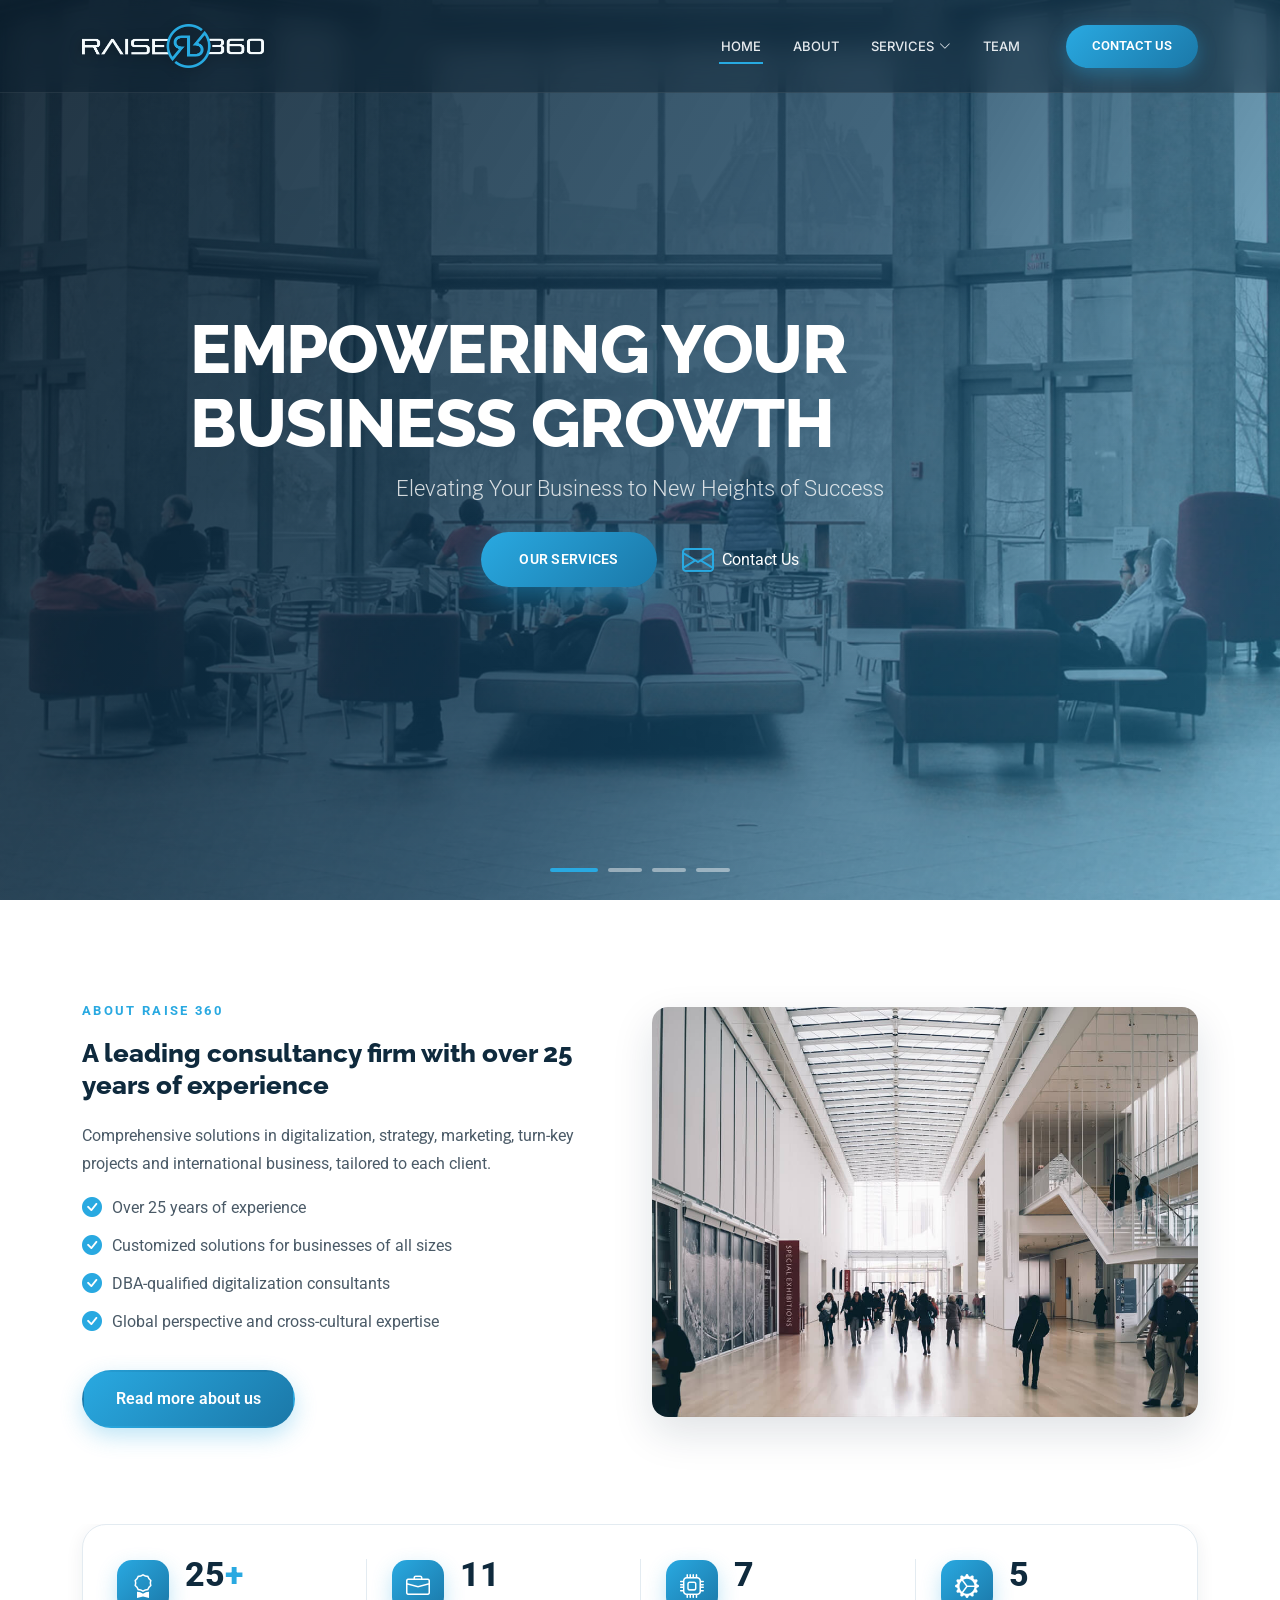
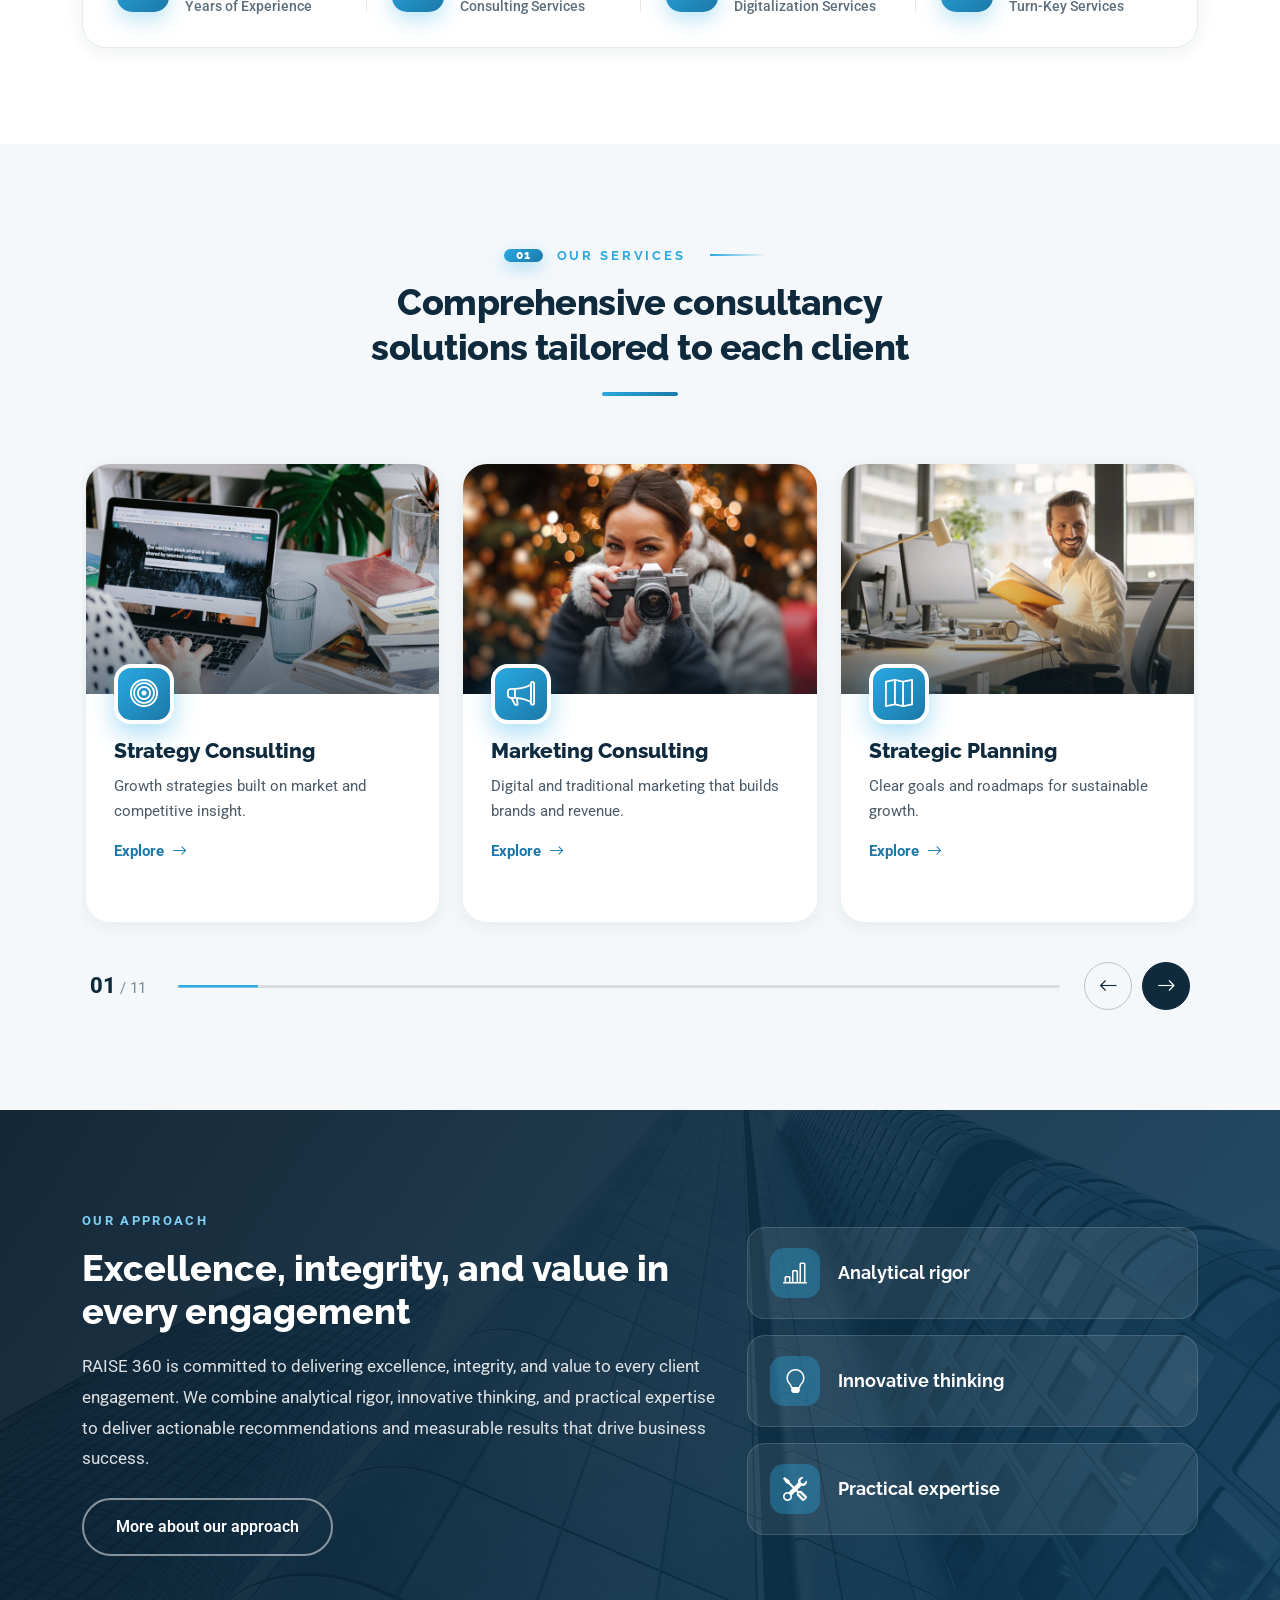
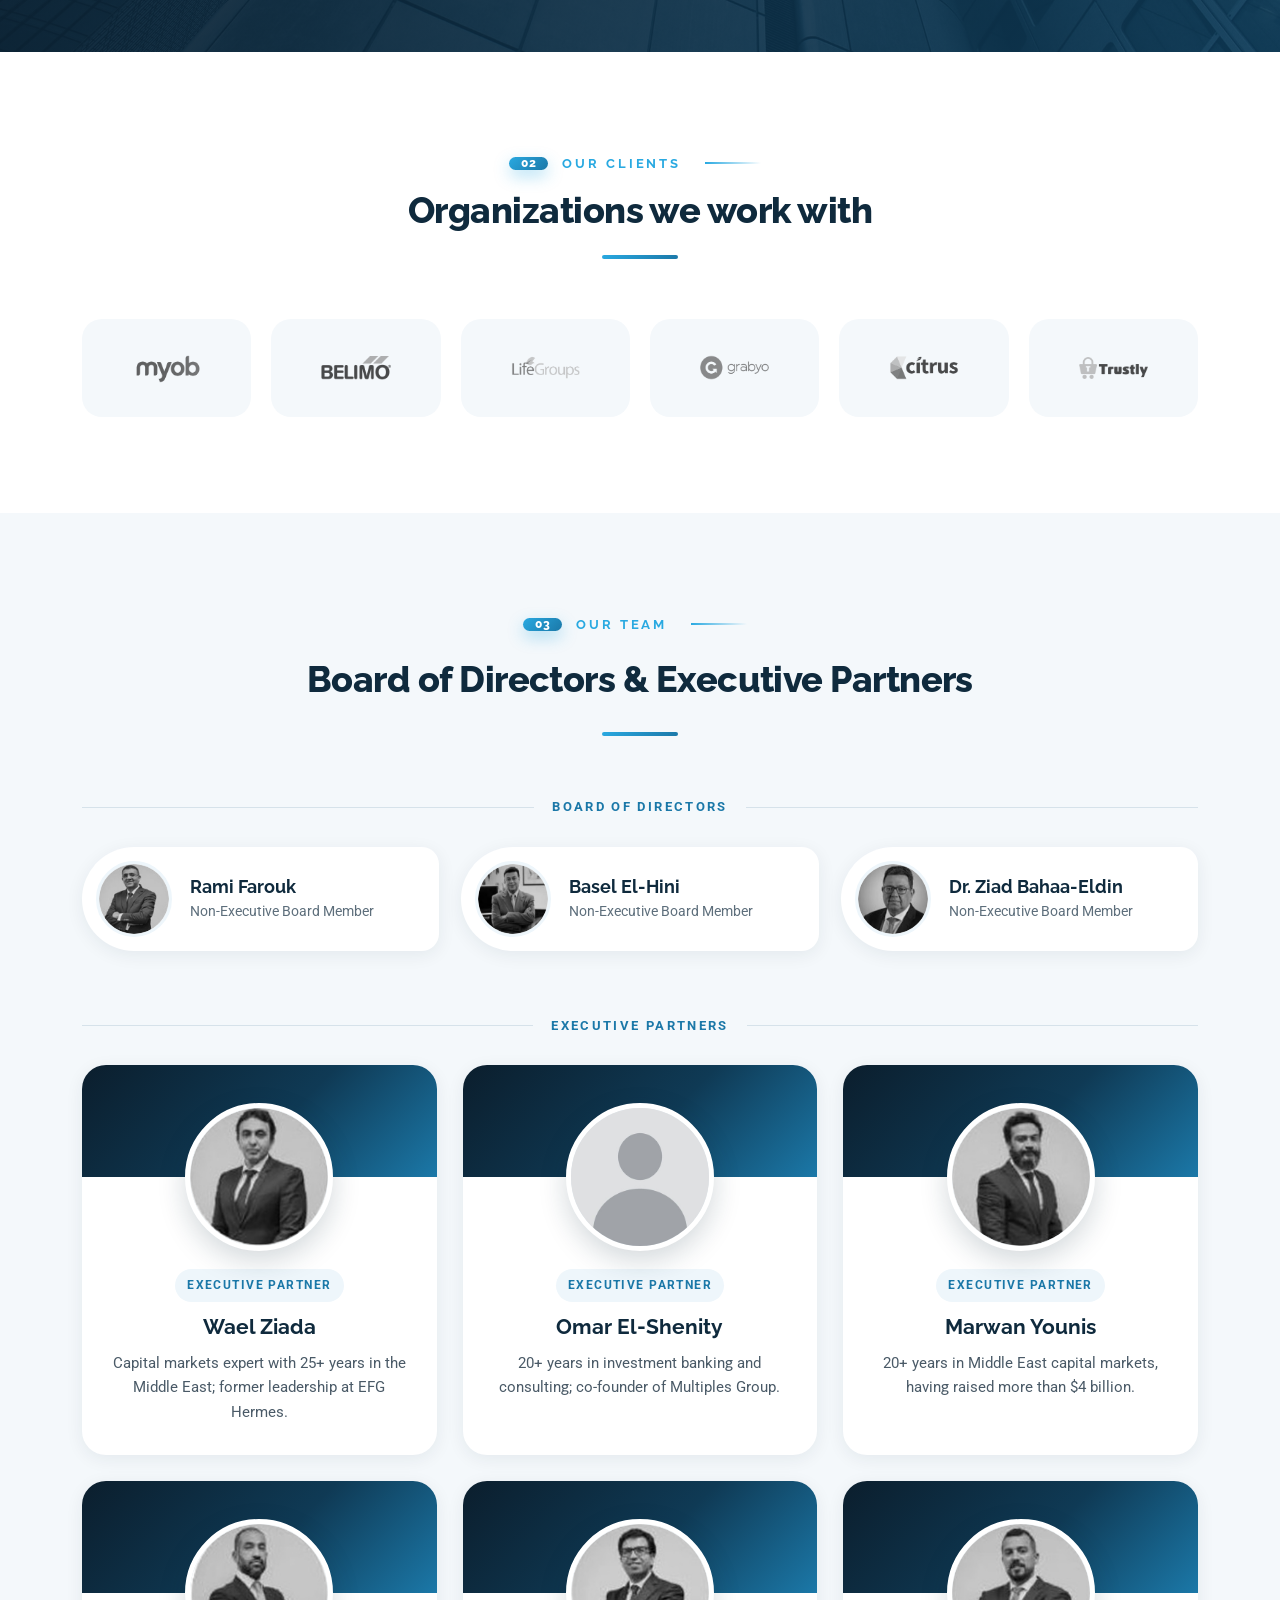
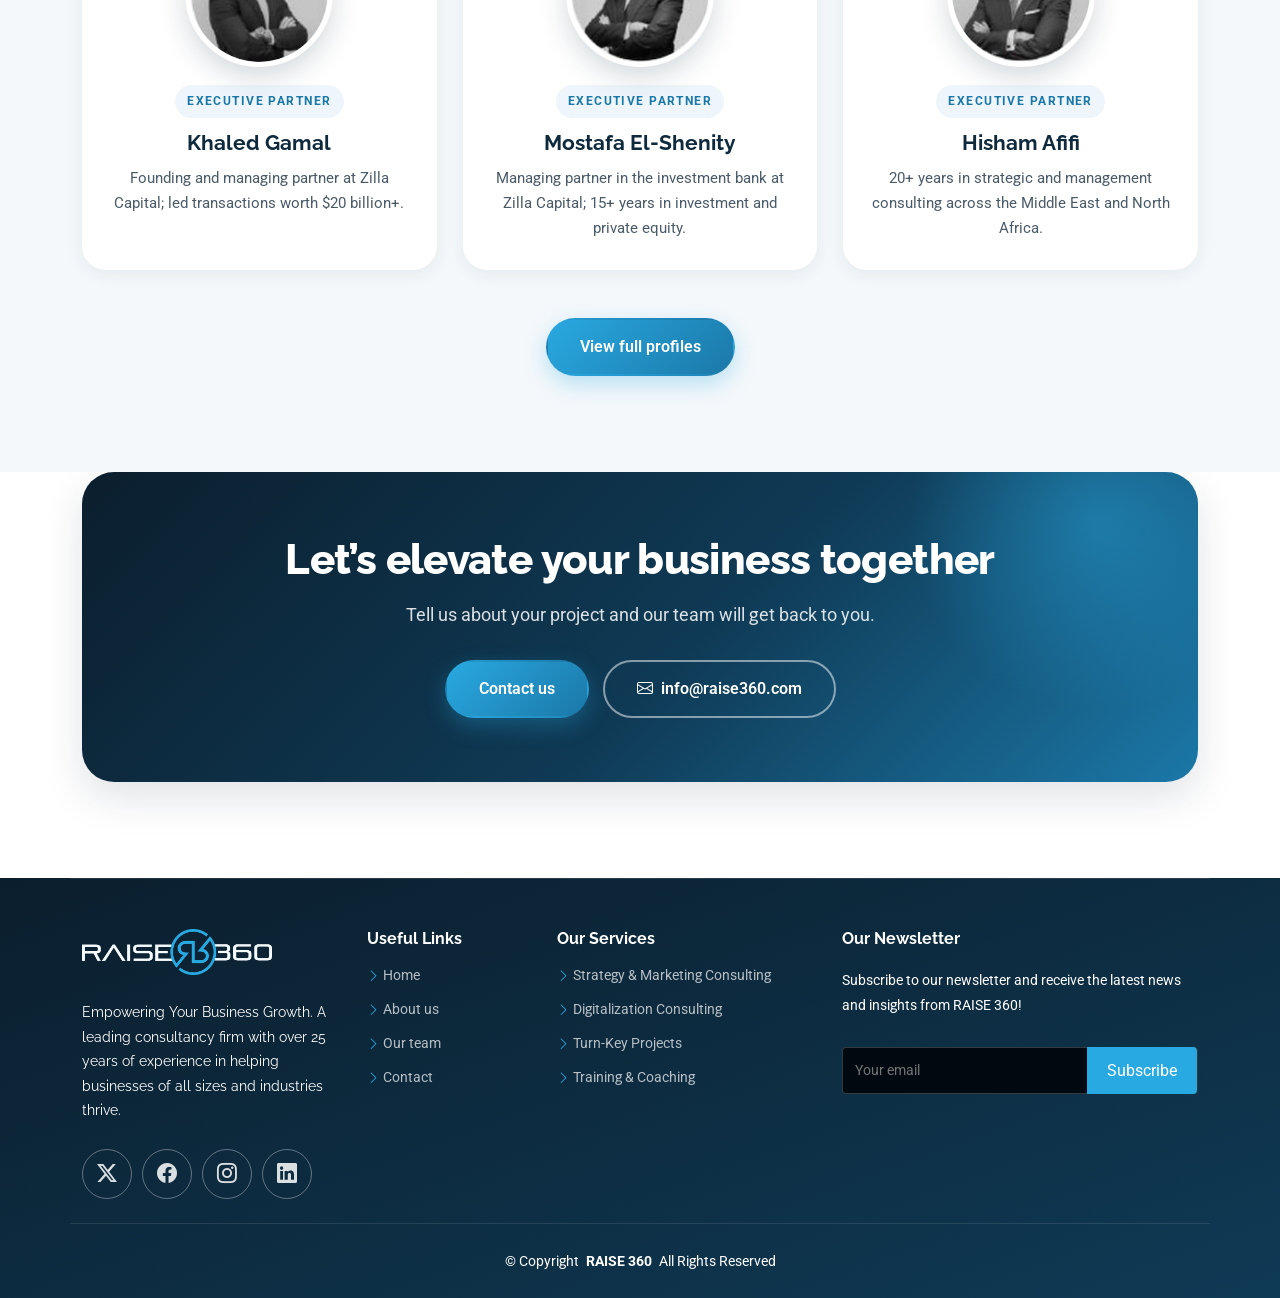
<file: index.html>
<!DOCTYPE html>
<html lang="en">

<head>
  <meta charset="utf-8">
  <meta content="width=device-width, initial-scale=1.0" name="viewport">
  <title>RAISE 360 | Empowering Your Business Growth</title>
  <meta name="description" content="RAISE 360 is a leading consultancy firm with over 25 years of experience in digitalization, strategy, marketing, strategic planning, business alliances, budgeting forecast, start-up, joint venture, turn-key and international business consulting.">
  <meta name="keywords" content="RAISE 360, business consulting, digitalization, strategy consulting, marketing consulting, strategic planning, turn-key projects, training and coaching">

  <!-- Favicons -->
  <link href="assets/img/favicon.png" rel="icon">
  <link href="assets/img/apple-touch-icon.png" rel="apple-touch-icon">

  <!-- Fonts -->
  <link href="https://fonts.googleapis.com" rel="preconnect">
  <link href="https://fonts.gstatic.com" rel="preconnect" crossorigin>
  <link href="https://fonts.googleapis.com/css2?family=Roboto:ital,wght@0,100;0,300;0,400;0,500;0,700;0,900;1,100;1,300;1,400;1,500;1,700;1,900&family=Raleway:ital,wght@0,100;0,200;0,300;0,400;0,500;0,600;0,700;0,800;0,900;1,100;1,200;1,300;1,400;1,500;1,600;1,700;1,800;1,900&family=Inter:wght@100;200;300;400;500;600;700;800;900&display=swap" rel="stylesheet">

  <!-- Vendor CSS Files -->
  <link href="assets/vendor/bootstrap/css/bootstrap.min.css" rel="stylesheet">
  <link href="assets/vendor/bootstrap-icons/bootstrap-icons.css" rel="stylesheet">
  <link href="assets/vendor/aos/aos.css" rel="stylesheet">
  <link href="assets/vendor/glightbox/css/glightbox.min.css" rel="stylesheet">
  <link href="assets/vendor/swiper/swiper-bundle.min.css" rel="stylesheet">

  <!-- Main CSS File -->
  <link href="assets/css/main.css" rel="stylesheet">
  <link href="assets/css/custom.css" rel="stylesheet">
  <link href="assets/css/modern.css" rel="stylesheet">
  <link href="assets/css/consistency.css" rel="stylesheet">
  <link href="assets/css/titles.css" rel="stylesheet">
  <link href="assets/css/responsive.css" rel="stylesheet">
  <link href="assets/css/tiles-clients.css" rel="stylesheet">
  <link href="assets/css/digitalization.css" rel="stylesheet">
  <link href="assets/css/details.css" rel="stylesheet">
  <link href="assets/css/home.css" rel="stylesheet">

  <!-- =======================================================
  * Template Name: Dewi
  * Template URL: https://bootstrapmade.com/dewi-free-multi-purpose-html-template/
  * Updated: Aug 07 2024 with Bootstrap v5.3.3
  * Author: BootstrapMade.com
  * License: https://bootstrapmade.com/license/
  ======================================================== -->
</head>

<body class="index-page">

  <header id="header" class="header d-flex align-items-center fixed-top">
    <div class="container-fluid container-xl position-relative d-flex align-items-center">

      <a href="index.html" class="logo d-flex align-items-center me-auto">
        <img src="assets/img/raise360-logo-light.png" alt="RAISE 360">
      </a>

      <nav id="navmenu" class="navmenu">
        <ul>
          <li><a href="index.html" class="active">Home</a></li>
          <li><a href="about.html">About</a></li>
          <li class="dropdown"><a href="services.html"><span>Services</span> <i class="bi bi-chevron-down toggle-dropdown"></i></a>
            <ul>
              <li><a href="services.html">Consulting Services</a></li>
              <li><a href="digitalization.html">Digitalization</a></li>
              <li><a href="turn-key.html">Turn-Key Projects</a></li>
              <li><a href="training.html">Training &amp; Coaching</a></li>
            </ul>
          </li>
          <li><a href="team.html">Team</a></li>
          <li class="d-xl-none"><a href="contact.html">Contact</a></li>
        </ul>
        <i class="mobile-nav-toggle d-xl-none bi bi-list"></i>
      </nav>

      <a class="cta-btn" href="contact.html">Contact Us</a>

    </div>
  </header>

  <main class="main">

    <!-- Hero Section -->
    <section id="hero" class="hero section dark-background">

      <div id="heroSlider" class="carousel slide carousel-fade hero-slider" data-bs-ride="carousel" data-bs-interval="5000" data-bs-pause="false" data-bs-touch="true" aria-hidden="true">
        <div class="carousel-inner">
          <div class="carousel-item active">
            <img src="assets/img/hero-bg.jpg" alt="">
          </div>
          <div class="carousel-item">
            <img loading="lazy" decoding="async" src="assets/img/testimonials-bg.jpg" alt="">
          </div>
          <div class="carousel-item">
            <img loading="lazy" decoding="async" src="assets/img/about-2.jpg" alt="">
          </div>
          <div class="carousel-item">
            <img loading="lazy" decoding="async" src="assets/img/services-1.jpg" alt="">
          </div>
        </div>
      </div>
      <div class="hero-slider-dots" role="tablist">
        <button type="button" data-bs-target="#heroSlider" data-bs-slide-to="0" class="active" aria-current="true" aria-label="Slide 1"></button><button type="button" data-bs-target="#heroSlider" data-bs-slide-to="1" aria-label="Slide 2"></button><button type="button" data-bs-target="#heroSlider" data-bs-slide-to="2" aria-label="Slide 3"></button><button type="button" data-bs-target="#heroSlider" data-bs-slide-to="3" aria-label="Slide 4"></button>
      </div>

      <div class="container d-flex flex-column align-items-center">
        <h2 data-aos="fade-up" data-aos-delay="100">Empowering Your Business Growth</h2>
        <p data-aos="fade-up" data-aos-delay="200">Elevating Your Business to New Heights of Success</p>
        <div class="d-flex mt-4" data-aos="fade-up" data-aos-delay="300">
          <a href="#services" class="btn-get-started">Our Services</a>
          <a href="contact.html" class="btn-watch-video d-flex align-items-center"><i class="bi bi-envelope"></i><span>Contact Us</span></a>
        </div>
      </div>

    </section><!-- /Hero Section -->

    <!-- Intro -->
    <section id="about" class="home-intro about section">
      <div class="container">
        <div class="row gy-4 align-items-center">
          <div class="col-lg-6" data-aos="fade-up" data-aos-delay="100">
            <span class="eyebrow">About RAISE 360</span>
            <h3>A leading consultancy firm with over 25 years of experience</h3>
            <p>Comprehensive solutions in digitalization, strategy, marketing, turn-key projects and international business, tailored to each client.</p>
            <div class="content">
              <ul>
                <li><i class="bi bi-check-circle-fill"></i> <span>Over 25 years of experience</span></li>
                <li><i class="bi bi-check-circle-fill"></i> <span>Customized solutions for businesses of all sizes</span></li>
                <li><i class="bi bi-check-circle-fill"></i> <span>DBA-qualified digitalization consultants</span></li>
                <li><i class="bi bi-check-circle-fill"></i> <span>Global perspective and cross-cultural expertise</span></li>
              </ul>
            </div>
            <a href="about.html" class="btn-more mt-2">Read more about us</a>
          </div>
          <div class="col-lg-6" data-aos="fade-up" data-aos-delay="250">
            <img loading="lazy" decoding="async" src="assets/img/about.jpg" class="img-fluid rounded-4" alt="RAISE 360 consultants at work">
          </div>
        </div>
      </div>
    </section><!-- /Intro -->

    <!-- Stats strip -->
    <section id="stats" class="stat-strip section">
      <div class="container" data-aos="fade-up">
        <div class="strip-card">
          <div class="strip-item">
            <i class="bi bi-award"></i>
            <div>
              <span class="strip-num"><span data-purecounter-start="0" data-purecounter-end="25" data-purecounter-duration="1" class="purecounter"></span><span class="plus">+</span></span>
              <p class="strip-label">Years of Experience</p>
            </div>
          </div>
          <div class="strip-item">
            <i class="bi bi-briefcase"></i>
            <div>
              <span class="strip-num"><span data-purecounter-start="0" data-purecounter-end="11" data-purecounter-duration="1" class="purecounter"></span></span>
              <p class="strip-label">Consulting Services</p>
            </div>
          </div>
          <div class="strip-item">
            <i class="bi bi-cpu"></i>
            <div>
              <span class="strip-num"><span data-purecounter-start="0" data-purecounter-end="7" data-purecounter-duration="1" class="purecounter"></span></span>
              <p class="strip-label">Digitalization Services</p>
            </div>
          </div>
          <div class="strip-item">
            <i class="bi bi-gear-wide-connected"></i>
            <div>
              <span class="strip-num"><span data-purecounter-start="0" data-purecounter-end="5" data-purecounter-duration="1" class="purecounter"></span></span>
              <p class="strip-label">Turn-Key Services</p>
            </div>
          </div>
        </div>
      </div>
    </section><!-- /Stats strip -->

    <!-- Services overview -->
    <section id="services" class="services section light-background">

      <div class="container section-title" data-aos="fade-up">
        <h2>Our Services</h2>
        <p>Comprehensive consultancy solutions tailored to each client</p>
      </div>

      <div class="container">
        <div class="swiper init-swiper service-slider" data-aos="fade-up">
          <script type="application/json" class="swiper-config">
            {
              "loop": true,
              "speed": 650,
              "spaceBetween": 24,
              "slidesPerView": 1.1,
              "autoplay": { "delay": 5000, "disableOnInteraction": true, "pauseOnMouseEnter": true },
              "navigation": { "nextEl": ".service-slider .svc-next", "prevEl": ".service-slider .svc-prev" },
              "pagination": { "el": ".service-slider .svc-progress", "type": "progressbar" },
              "breakpoints": { "640": { "slidesPerView": 2 }, "992": { "slidesPerView": 3 } }
            }
          </script>
          <div class="swiper-wrapper">
            <div class="swiper-slide">
              <article class="sv-card">
                <div class="sv-photo">
                  <img loading="lazy" decoding="async" src="assets/img/working-1.jpg" alt="Strategy consulting">
                </div>
                <div class="sv-body">
                  <div class="sv-icon"><i class="bi bi-bullseye"></i></div>
                  <h3><a href="services.html#svc-1" class="stretched-link">Strategy Consulting</a></h3>
                  <p>Growth strategies built on market and competitive insight.</p>
                  <span class="sv-link">Explore <i class="bi bi-arrow-right"></i></span>
                </div>
              </article>
            </div>
            <div class="swiper-slide">
              <article class="sv-card">
                <div class="sv-photo">
                  <img loading="lazy" decoding="async" src="assets/img/services-3.jpg" alt="Marketing consulting">
                </div>
                <div class="sv-body">
                  <div class="sv-icon"><i class="bi bi-megaphone"></i></div>
                  <h3><a href="services.html#svc-2" class="stretched-link">Marketing Consulting</a></h3>
                  <p>Digital and traditional marketing that builds brands and revenue.</p>
                  <span class="sv-link">Explore <i class="bi bi-arrow-right"></i></span>
                </div>
              </article>
            </div>
            <div class="swiper-slide">
              <article class="sv-card">
                <div class="sv-photo">
                  <img loading="lazy" decoding="async" src="assets/img/working-2.jpg" alt="Strategic planning">
                </div>
                <div class="sv-body">
                  <div class="sv-icon"><i class="bi bi-map"></i></div>
                  <h3><a href="services.html#svc-3" class="stretched-link">Strategic Planning</a></h3>
                  <p>Clear goals and roadmaps for sustainable growth.</p>
                  <span class="sv-link">Explore <i class="bi bi-arrow-right"></i></span>
                </div>
              </article>
            </div>
            <div class="swiper-slide">
              <article class="sv-card">
                <div class="sv-photo">
                  <img loading="lazy" decoding="async" src="assets/img/working-3.jpg" alt="Business alliances consulting">
                </div>
                <div class="sv-body">
                  <div class="sv-icon"><i class="bi bi-people"></i></div>
                  <h3><a href="services.html#svc-4" class="stretched-link">Business Alliances Consulting</a></h3>
                  <p>Partnerships that widen reach and capability.</p>
                  <span class="sv-link">Explore <i class="bi bi-arrow-right"></i></span>
                </div>
              </article>
            </div>
            <div class="swiper-slide">
              <article class="sv-card">
                <div class="sv-photo">
                  <img loading="lazy" decoding="async" src="assets/img/services-2.jpg" alt="Budgeting forecast consulting">
                </div>
                <div class="sv-body">
                  <div class="sv-icon"><i class="bi bi-calculator"></i></div>
                  <h3><a href="services.html#svc-5" class="stretched-link">Budgeting Forecast Consulting</a></h3>
                  <p>Realistic budgets, financial analysis and risk assessment.</p>
                  <span class="sv-link">Explore <i class="bi bi-arrow-right"></i></span>
                </div>
              </article>
            </div>
            <div class="swiper-slide">
              <article class="sv-card">
                <div class="sv-photo">
                  <img loading="lazy" decoding="async" src="assets/img/services.jpg" alt="Start-up consulting">
                </div>
                <div class="sv-body">
                  <div class="sv-icon"><i class="bi bi-rocket-takeoff"></i></div>
                  <h3><a href="services.html#svc-6" class="stretched-link">Start-up Consulting</a></h3>
                  <p>From business plan to market entry.</p>
                  <span class="sv-link">Explore <i class="bi bi-arrow-right"></i></span>
                </div>
              </article>
            </div>
            <div class="swiper-slide">
              <article class="sv-card">
                <div class="sv-photo">
                  <img loading="lazy" decoding="async" src="assets/img/working-4.jpg" alt="Joint venture consulting">
                </div>
                <div class="sv-body">
                  <div class="sv-icon"><i class="bi bi-intersect"></i></div>
                  <h3><a href="services.html#svc-7" class="stretched-link">Joint Venture Consulting</a></h3>
                  <p>Structuring, negotiating and launching collaborations.</p>
                  <span class="sv-link">Explore <i class="bi bi-arrow-right"></i></span>
                </div>
              </article>
            </div>
            <div class="swiper-slide">
              <article class="sv-card">
                <div class="sv-photo">
                  <img loading="lazy" decoding="async" src="assets/img/about.jpg" alt="International business consulting">
                </div>
                <div class="sv-body">
                  <div class="sv-icon"><i class="bi bi-globe2"></i></div>
                  <h3><a href="services.html#svc-8" class="stretched-link">International Business Consulting</a></h3>
                  <p>Expansion into new markets and foreign regulations.</p>
                  <span class="sv-link">Explore <i class="bi bi-arrow-right"></i></span>
                </div>
              </article>
            </div>
            <div class="swiper-slide">
              <article class="sv-card">
                <div class="sv-photo">
                  <img loading="lazy" decoding="async" src="assets/img/services-1.jpg" alt="Digitalization consulting">
                </div>
                <div class="sv-body">
                  <div class="sv-icon"><i class="bi bi-cpu"></i></div>
                  <h3><a href="digitalization.html" class="stretched-link">Digitalization Consulting</a></h3>
                  <p>Digital transformation across strategy, products and people, led by DBA-qualified consultants.</p>
                  <span class="sv-link">Explore <i class="bi bi-arrow-right"></i></span>
                </div>
              </article>
            </div>
            <div class="swiper-slide">
              <article class="sv-card">
                <div class="sv-photo">
                  <img loading="lazy" decoding="async" src="assets/img/hero-bg.jpg" alt="Turn-key projects">
                </div>
                <div class="sv-body">
                  <div class="sv-icon"><i class="bi bi-gear-wide-connected"></i></div>
                  <h3><a href="turn-key.html" class="stretched-link">Turn-Key Projects</a></h3>
                  <p>Industrial and manufacturing consultation, from factory layout to quality assurance.</p>
                  <span class="sv-link">Explore <i class="bi bi-arrow-right"></i></span>
                </div>
              </article>
            </div>
            <div class="swiper-slide">
              <article class="sv-card">
                <div class="sv-photo">
                  <img loading="lazy" decoding="async" src="assets/img/about-2.jpg" alt="Training and coaching">
                </div>
                <div class="sv-body">
                  <div class="sv-icon"><i class="bi bi-mortarboard"></i></div>
                  <h3><a href="training.html" class="stretched-link">Training &amp; Coaching</a></h3>
                  <p>Customized training programs and personalized coaching that improve efficiency, productivity and performance.</p>
                  <span class="sv-link">Explore <i class="bi bi-arrow-right"></i></span>
                </div>
              </article>
            </div>
          </div>
          <div class="svc-nav">
            <span class="svc-count" aria-live="polite"><b>01</b> / 11</span>
            <div class="swiper-pagination svc-progress"></div>
            <div class="svc-arrows">
              <button type="button" class="svc-prev" aria-label="Previous service"><i class="bi bi-arrow-left"></i></button>
              <button type="button" class="svc-next" aria-label="Next service"><i class="bi bi-arrow-right"></i></button>
            </div>
          </div>
        </div>
      </div>

    </section><!-- /Services overview -->

    <!-- Approach -->
    <section id="approach" class="approach-band section">
      <div class="container">
        <div class="row gy-5 align-items-center">
          <div class="col-lg-7" data-aos="fade-up">
            <span class="eyebrow">Our Approach</span>
            <h3>Excellence, integrity, and value in every engagement</h3>
            <p>RAISE 360 is committed to delivering excellence, integrity, and value to every client engagement. We combine analytical rigor, innovative thinking, and practical expertise to deliver actionable recommendations and measurable results that drive business success.</p>
            <a href="about.html#approach" class="btn-more outline-light mt-2">More about our approach</a>
          </div>
          <div class="col-lg-5" data-aos="fade-up" data-aos-delay="150">
            <div class="principles">
              <div class="principle"><i class="bi bi-bar-chart-line"></i><span>Analytical rigor</span></div>
              <div class="principle"><i class="bi bi-lightbulb"></i><span>Innovative thinking</span></div>
              <div class="principle"><i class="bi bi-tools"></i><span>Practical expertise</span></div>
            </div>
          </div>
        </div>
      </div>
    </section><!-- /Approach -->

    <!-- Clients Section -->
    <!-- TODO: client-1..6.png are the template's sample logos. Replace them with RAISE 360's real client logos (keep the file names or update the src and alt). -->
    <section id="clients" class="clients section">

      <!-- Section Title -->
      <div class="container section-title" data-aos="fade-up">
        <h2>Our Clients</h2>
        <p>Organizations we work with</p>
      </div><!-- End Section Title -->

      <div class="container">
        <div class="client-grid">
          <div class="client-logo" data-aos="fade-up" data-aos-delay="0">
            <img loading="lazy" decoding="async" src="assets/img/clients/client-1.png" alt="Client 1">
          </div>
          <div class="client-logo" data-aos="fade-up" data-aos-delay="100">
            <img loading="lazy" decoding="async" src="assets/img/clients/client-2.png" alt="Client 2">
          </div>
          <div class="client-logo" data-aos="fade-up" data-aos-delay="200">
            <img loading="lazy" decoding="async" src="assets/img/clients/client-3.png" alt="Client 3">
          </div>
          <div class="client-logo" data-aos="fade-up" data-aos-delay="0">
            <img loading="lazy" decoding="async" src="assets/img/clients/client-4.png" alt="Client 4">
          </div>
          <div class="client-logo" data-aos="fade-up" data-aos-delay="100">
            <img loading="lazy" decoding="async" src="assets/img/clients/client-5.png" alt="Client 5">
          </div>
          <div class="client-logo" data-aos="fade-up" data-aos-delay="200">
            <img loading="lazy" decoding="async" src="assets/img/clients/client-6.png" alt="Client 6">
          </div>
        </div>
      </div>

    </section><!-- /Clients Section -->

    <!-- Team -->
    <section id="team" class="team-section section light-background">

      <div class="container section-title" data-aos="fade-up">
        <h2>Our Team</h2>
        <p>Board of Directors &amp; Executive Partners</p>
      </div>

      <div class="container">

        <div class="tm-label" data-aos="fade-up"><span>Board of Directors</span></div>
        <div class="tm-board">
            <div class="tm-board-card" data-aos="fade-up" data-aos-delay="0">
              <div class="tm-avatar"><img loading="lazy" decoding="async" src="assets/img/team/rami-farouk.jpg" alt="Rami Farouk"></div>
              <div><h4>Rami Farouk</h4><span>Non-Executive Board Member</span></div>
            </div>
            <div class="tm-board-card" data-aos="fade-up" data-aos-delay="100">
              <div class="tm-avatar"><img loading="lazy" decoding="async" src="assets/img/team/basel-el-hini.jpg" alt="Basel El-Hini"></div>
              <div><h4>Basel El-Hini</h4><span>Non-Executive Board Member</span></div>
            </div>
            <div class="tm-board-card" data-aos="fade-up" data-aos-delay="200">
              <div class="tm-avatar"><img loading="lazy" decoding="async" src="assets/img/team/ziad-bahaa-eldin.jpg" alt="Dr. Ziad Bahaa-Eldin"></div>
              <div><h4>Dr. Ziad Bahaa-Eldin</h4><span>Non-Executive Board Member</span></div>
            </div>
        </div>

        <div class="tm-label" data-aos="fade-up"><span>Executive Partners</span></div>
        <div class="tm-grid">
          <article class="tm-card" data-aos="fade-up" data-aos-delay="0">
            <div class="tm-photo"><img loading="lazy" decoding="async" src="assets/img/team/wael-ziada.jpg" alt="Wael Ziada"></div>
            <div class="tm-body">
              <span class="tm-role">Executive Partner</span>
              <h4>Wael Ziada</h4>
              <p>Capital markets expert with 25+ years in the Middle East; former leadership at EFG Hermes.</p>
            </div>
          </article>
          <article class="tm-card" data-aos="fade-up" data-aos-delay="100">
            <div class="tm-photo"><img loading="lazy" decoding="async" src="assets/img/team/omar-el-shenity.jpg" alt="Omar El-Shenity"></div>
            <div class="tm-body">
              <span class="tm-role">Executive Partner</span>
              <h4>Omar El-Shenity</h4>
              <p>20+ years in investment banking and consulting; co-founder of Multiples Group.</p>
            </div>
          </article>
          <article class="tm-card" data-aos="fade-up" data-aos-delay="200">
            <div class="tm-photo"><img loading="lazy" decoding="async" src="assets/img/team/marwan-younis.jpg" alt="Marwan Younis"></div>
            <div class="tm-body">
              <span class="tm-role">Executive Partner</span>
              <h4>Marwan Younis</h4>
              <p>20+ years in Middle East capital markets, having raised more than $4 billion.</p>
            </div>
          </article>
          <article class="tm-card" data-aos="fade-up" data-aos-delay="0">
            <div class="tm-photo"><img loading="lazy" decoding="async" src="assets/img/team/khaled-gamal.jpg" alt="Khaled Gamal"></div>
            <div class="tm-body">
              <span class="tm-role">Executive Partner</span>
              <h4>Khaled Gamal</h4>
              <p>Founding and managing partner at Zilla Capital; led transactions worth $20 billion+.</p>
            </div>
          </article>
          <article class="tm-card" data-aos="fade-up" data-aos-delay="100">
            <div class="tm-photo"><img loading="lazy" decoding="async" src="assets/img/team/mostafa-el-shenity.jpg" alt="Mostafa El-Shenity"></div>
            <div class="tm-body">
              <span class="tm-role">Executive Partner</span>
              <h4>Mostafa El-Shenity</h4>
              <p>Managing partner in the investment bank at Zilla Capital; 15+ years in investment and private equity.</p>
            </div>
          </article>
          <article class="tm-card" data-aos="fade-up" data-aos-delay="200">
            <div class="tm-photo"><img loading="lazy" decoding="async" src="assets/img/team/hisham-afifi.jpg" alt="Hisham Afifi"></div>
            <div class="tm-body">
              <span class="tm-role">Executive Partner</span>
              <h4>Hisham Afifi</h4>
              <p>20+ years in strategic and management consulting across the Middle East and North Africa.</p>
            </div>
          </article>
        </div>

        <div class="text-center mt-5" data-aos="fade-up"><a href="team.html" class="btn-more">View full profiles</a></div>
      </div>

    </section><!-- /Team -->

    <!-- Call to action -->
    <section id="cta" class="cta-band section">
      <div class="container" data-aos="fade-up">
        <div class="cta-card">
          <h2>Let’s elevate your business together</h2>
          <p>Tell us about your project and our team will get back to you.</p>
          <div class="cta-actions">
            <a href="contact.html" class="btn-more">Contact us</a>
            <a href="mailto:info@raise360.com" class="btn-more outline-light"><i class="bi bi-envelope me-2"></i>info@raise360.com</a>
          </div>
        </div>
      </div>
    </section><!-- /Call to action -->

  </main>

  <footer id="footer" class="footer dark-background">

    <div class="container footer-top">
      <div class="row gy-4">
        <div class="col-lg-3 col-md-6 footer-about">
          <a href="index.html" class="logo d-flex align-items-center">
            <img src="assets/img/raise360-logo-light.png" alt="RAISE 360">
          </a>
          <!-- TODO: replace with the real office address -->
          <p>Empowering Your Business Growth. A leading consultancy firm with over 25 years of experience in helping businesses of all sizes and industries thrive.</p>

          <!-- TODO: replace # with the real social profile URLs -->
          <div class="social-links d-flex">
            <a href="#" aria-label="X (Twitter)"><i class="bi bi-twitter-x"></i></a>
            <a href="#" aria-label="Facebook"><i class="bi bi-facebook"></i></a>
            <a href="#" aria-label="Instagram"><i class="bi bi-instagram"></i></a>
            <a href="#" aria-label="LinkedIn"><i class="bi bi-linkedin"></i></a>
          </div>
        </div>

        <div class="col-lg-2 col-md-6 footer-links">
          <h4>Useful Links</h4>
          <ul>
            <li><i class="bi bi-chevron-right"></i> <a href="index.html">Home</a></li>
            <li><i class="bi bi-chevron-right"></i> <a href="about.html">About us</a></li>
            <li><i class="bi bi-chevron-right"></i> <a href="team.html">Our team</a></li>
            <li><i class="bi bi-chevron-right"></i> <a href="contact.html">Contact</a></li>
          </ul>
        </div>

        <div class="col-lg-3 col-md-6 footer-links">
          <h4>Our Services</h4>
          <ul>
            <li><i class="bi bi-chevron-right"></i> <a href="services.html">Strategy &amp; Marketing Consulting</a></li>
            <li><i class="bi bi-chevron-right"></i> <a href="digitalization.html">Digitalization Consulting</a></li>
            <li><i class="bi bi-chevron-right"></i> <a href="turn-key.html">Turn-Key Projects</a></li>
            <li><i class="bi bi-chevron-right"></i> <a href="training.html">Training &amp; Coaching</a></li>
          </ul>
        </div>

        <div class="col-lg-4 col-md-6 footer-newsletter">
          <h4>Our Newsletter</h4>
          <p>Subscribe to our newsletter and receive the latest news and insights from RAISE 360!</p>
          <form action="forms/newsletter.php" method="post" class="php-email-form">
            <div class="newsletter-form"><input type="email" name="email" placeholder="Your email" aria-label="Your email"><input type="submit" value="Subscribe"></div>
            <div class="loading">Loading</div>
            <div class="error-message"></div>
            <div class="sent-message">Your subscription request has been sent. Thank you!</div>
          </form>
        </div>

      </div>
    </div>

    <div class="container copyright text-center mt-4">
      <p>© <span>Copyright</span> <strong class="px-1 sitename">RAISE 360</strong> <span>All Rights Reserved</span></p>     
    </div>

  </footer>

  <!-- Scroll Top -->
  <a href="#" id="scroll-top" class="scroll-top d-flex align-items-center justify-content-center"><i class="bi bi-arrow-up-short"></i></a>

  <!-- Preloader -->
  <div id="preloader"></div>

  <!-- Vendor JS Files -->
  <script src="assets/vendor/bootstrap/js/bootstrap.bundle.min.js"></script>
  <script src="assets/vendor/php-email-form/validate.js"></script>
  <script src="assets/vendor/aos/aos.js"></script>
  <script src="assets/vendor/glightbox/js/glightbox.min.js"></script>
  <script src="assets/vendor/purecounter/purecounter_vanilla.js"></script>
  <script src="assets/vendor/swiper/swiper-bundle.min.js"></script>
  <script src="assets/vendor/imagesloaded/imagesloaded.pkgd.min.js"></script>
  <script src="assets/vendor/isotope-layout/isotope.pkgd.min.js"></script>

  <!-- Main JS File -->
  <script src="assets/js/main.js"></script>

</body>

</html>
</file>
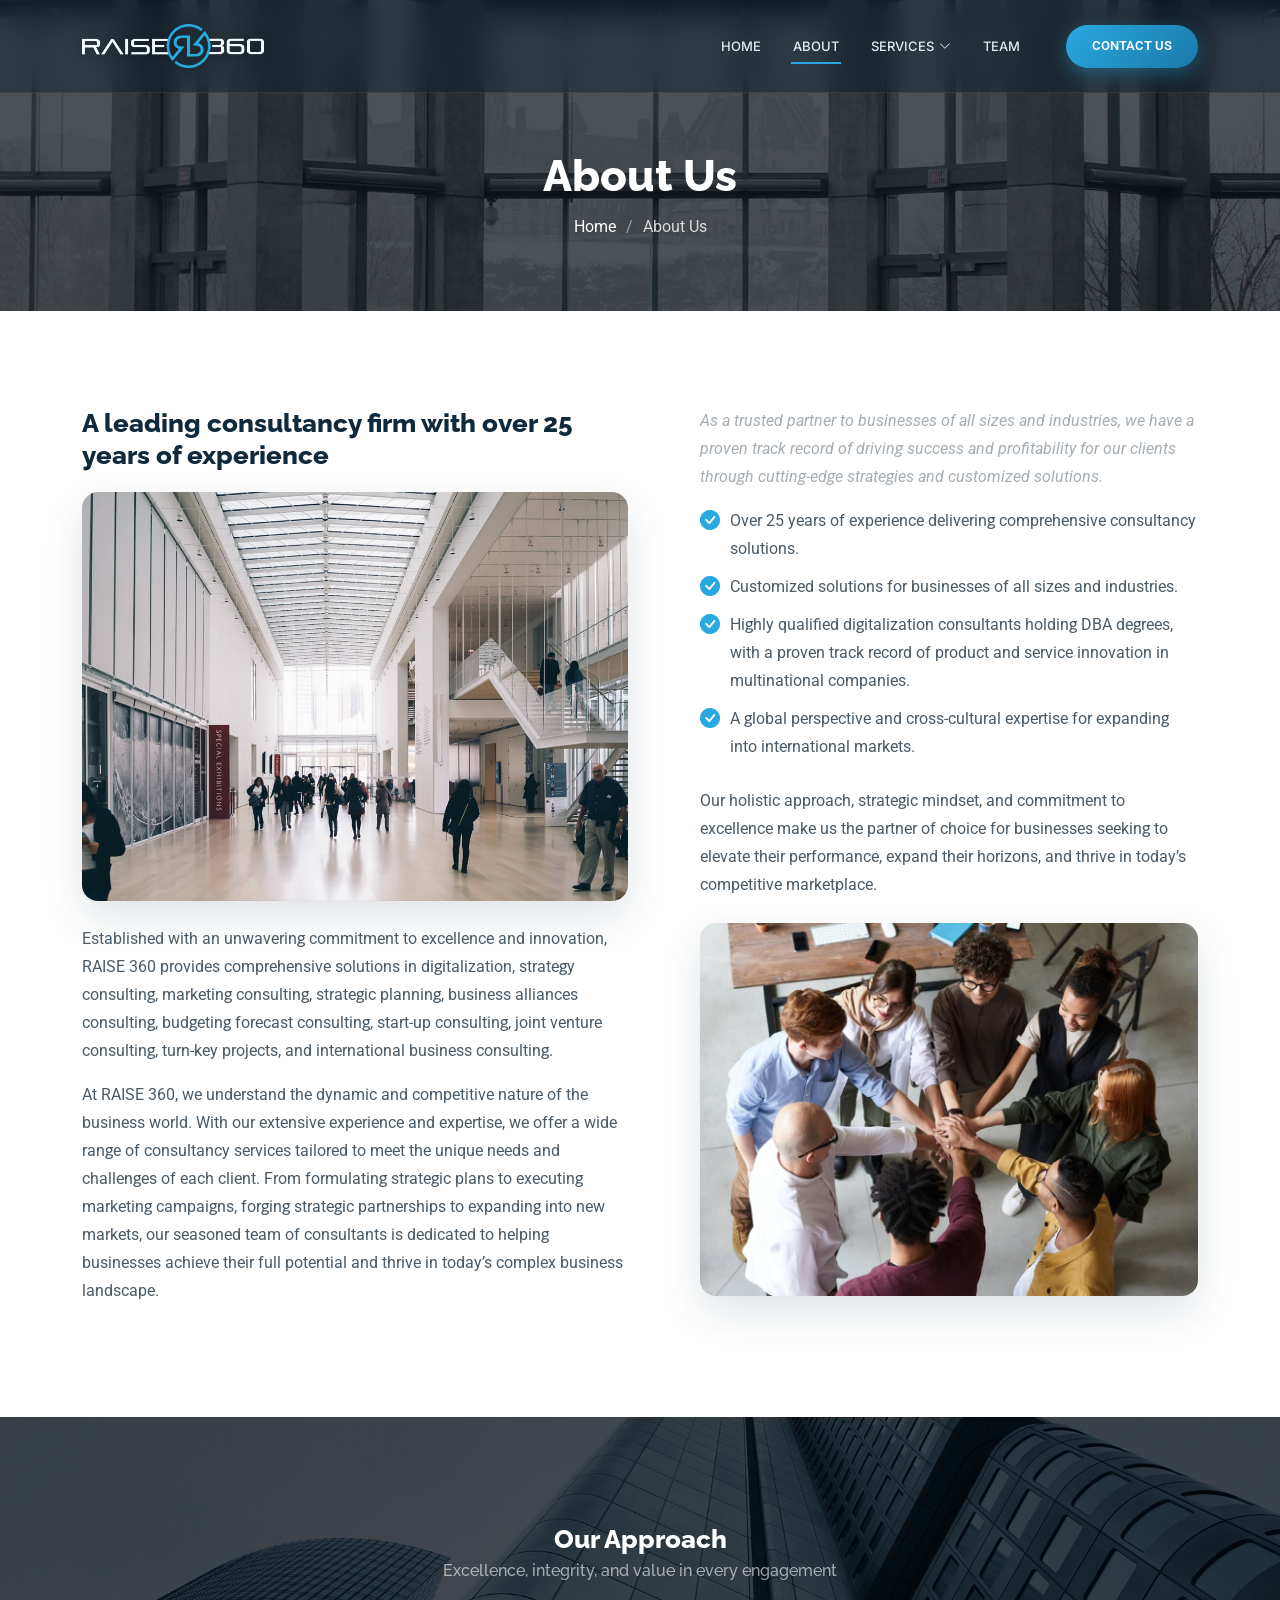
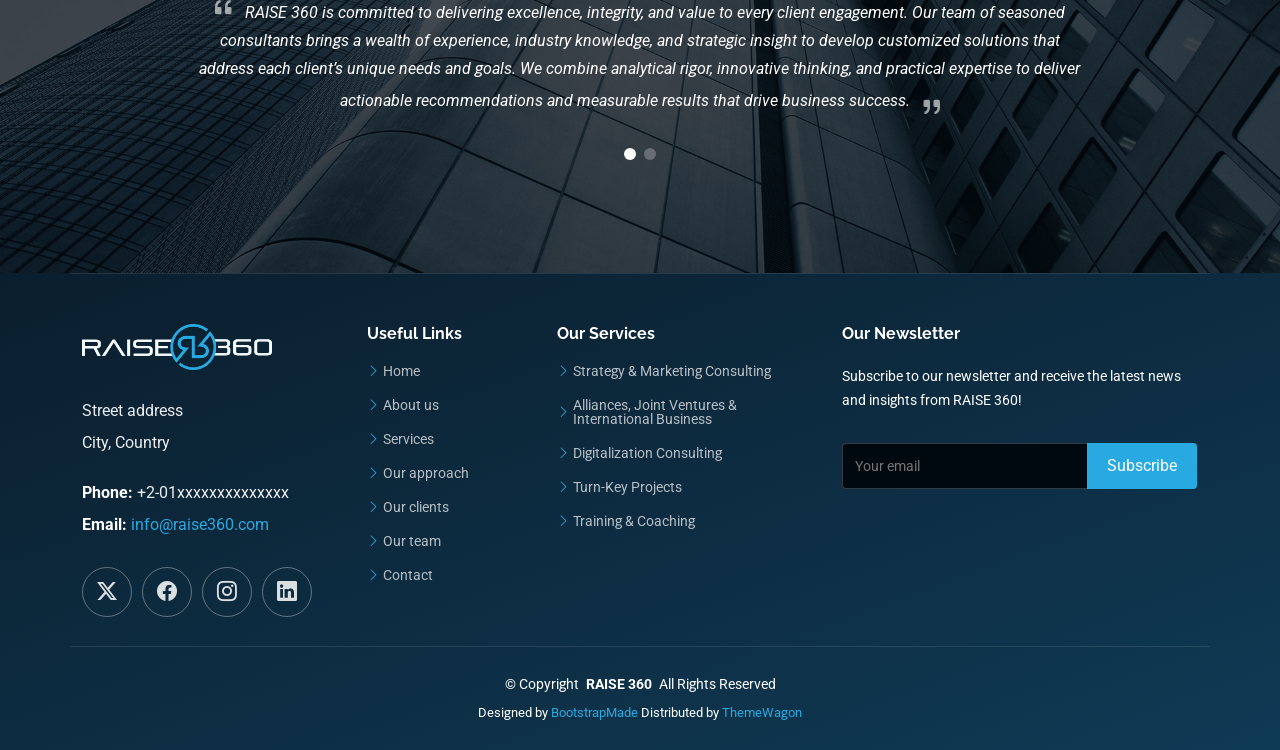
<file: about.html>
<!DOCTYPE html>
<html lang="en">

<head>
  <meta charset="utf-8">
  <meta content="width=device-width, initial-scale=1.0" name="viewport">
  <title>About Us | RAISE 360</title>
  <meta name="description" content="RAISE 360 is a leading consultancy firm with over 25 years of experience.">
  <meta name="keywords" content="RAISE 360, business consulting, digitalization, strategy consulting, marketing consulting, strategic planning, turn-key projects, training and coaching">

  <!-- Favicons -->
  <link href="assets/img/favicon.png" rel="icon">
  <link href="assets/img/apple-touch-icon.png" rel="apple-touch-icon">

  <!-- Fonts -->
  <link href="https://fonts.googleapis.com" rel="preconnect">
  <link href="https://fonts.gstatic.com" rel="preconnect" crossorigin>
  <link href="https://fonts.googleapis.com/css2?family=Roboto:ital,wght@0,100;0,300;0,400;0,500;0,700;0,900;1,100;1,300;1,400;1,500;1,700;1,900&family=Raleway:ital,wght@0,100;0,200;0,300;0,400;0,500;0,600;0,700;0,800;0,900;1,100;1,200;1,300;1,400;1,500;1,600;1,700;1,800;1,900&family=Inter:wght@100;200;300;400;500;600;700;800;900&display=swap" rel="stylesheet">

  <!-- Vendor CSS Files -->
  <link href="assets/vendor/bootstrap/css/bootstrap.min.css" rel="stylesheet">
  <link href="assets/vendor/bootstrap-icons/bootstrap-icons.css" rel="stylesheet">
  <link href="assets/vendor/aos/aos.css" rel="stylesheet">
  <link href="assets/vendor/glightbox/css/glightbox.min.css" rel="stylesheet">
  <link href="assets/vendor/swiper/swiper-bundle.min.css" rel="stylesheet">

  <!-- Main CSS File -->
  <link href="assets/css/main.css" rel="stylesheet">
  <link href="assets/css/custom.css" rel="stylesheet">
  <link href="assets/css/modern.css" rel="stylesheet">
  <link href="assets/css/consistency.css" rel="stylesheet">
  <link href="assets/css/titles.css" rel="stylesheet">
  <link href="assets/css/responsive.css" rel="stylesheet">
  <link href="assets/css/tiles-clients.css" rel="stylesheet">
  <link href="assets/css/digitalization.css" rel="stylesheet">
  <link href="assets/css/details.css" rel="stylesheet">
  <link href="assets/css/home.css" rel="stylesheet">

  <!-- =======================================================
  * Template Name: Dewi
  * Template URL: https://bootstrapmade.com/dewi-free-multi-purpose-html-template/
  * Updated: Aug 07 2024 with Bootstrap v5.3.3
  * Author: BootstrapMade.com
  * License: https://bootstrapmade.com/license/
  ======================================================== -->
</head>

<body class="inner-page">

  <header id="header" class="header d-flex align-items-center fixed-top">
    <div class="container-fluid container-xl position-relative d-flex align-items-center">

      <a href="index.html" class="logo d-flex align-items-center me-auto">
        <img src="assets/img/raise360-logo-light.png" alt="RAISE 360">
      </a>

      <nav id="navmenu" class="navmenu">
        <ul>
          <li><a href="index.html">Home</a></li>
          <li><a href="about.html" class="active">About</a></li>
          <li class="dropdown"><a href="services.html"><span>Services</span> <i class="bi bi-chevron-down toggle-dropdown"></i></a>
            <ul>
              <li><a href="services.html">Consulting Services</a></li>
              <li><a href="digitalization.html">Digitalization</a></li>
              <li><a href="turn-key.html">Turn-Key Projects</a></li>
              <li><a href="training.html">Training &amp; Coaching</a></li>
            </ul>
          </li>
          <li><a href="team.html">Team</a></li>
          <li class="d-xl-none"><a href="contact.html">Contact</a></li>
        </ul>
        <i class="mobile-nav-toggle d-xl-none bi bi-list"></i>
      </nav>

      <a class="cta-btn" href="contact.html">Contact Us</a>

    </div>
  </header>

  <main class="main">

    <!-- Page Title -->
    <div class="page-title dark-background" style="background-image: url(assets/img/page-title-bg.webp);">
      <div class="container position-relative">
        <h1>About Us</h1>
        <nav class="breadcrumbs">
          <ol>
            <li><a href="index.html">Home</a></li>
            <li class="current">About Us</li>
          </ol>
        </nav>
      </div>
    </div><!-- End Page Title -->

    <!-- About Section -->
    <section id="about" class="about section">

      <div class="container">

        <div class="row gy-4">
          <div class="col-lg-6" data-aos="fade-up" data-aos-delay="100">
            <h3>A leading consultancy firm with over 25 years of experience</h3>
            <img loading="lazy" decoding="async" src="assets/img/about.jpg" class="img-fluid rounded-4 mb-4" alt="">
            <p>Established with an unwavering commitment to excellence and innovation, RAISE 360 provides comprehensive solutions in digitalization, strategy consulting, marketing consulting, strategic planning, business alliances consulting, budgeting forecast consulting, start-up consulting, joint venture consulting, turn-key projects, and international business consulting.</p>
            <p>At RAISE 360, we understand the dynamic and competitive nature of the business world. With our extensive experience and expertise, we offer a wide range of consultancy services tailored to meet the unique needs and challenges of each client. From formulating strategic plans to executing marketing campaigns, forging strategic partnerships to expanding into new markets, our seasoned team of consultants is dedicated to helping businesses achieve their full potential and thrive in today’s complex business landscape.</p>
          </div>
          <div class="col-lg-6" data-aos="fade-up" data-aos-delay="250">
            <div class="content ps-0 ps-lg-5">
              <p class="fst-italic">
                As a trusted partner to businesses of all sizes and industries, we have a proven track record of driving success and profitability for our clients through cutting-edge strategies and customized solutions.
              </p>
              <ul>
                <li><i class="bi bi-check-circle-fill"></i> <span>Over 25 years of experience delivering comprehensive consultancy solutions.</span></li>
                <li><i class="bi bi-check-circle-fill"></i> <span>Customized solutions for businesses of all sizes and industries.</span></li>
                <li><i class="bi bi-check-circle-fill"></i> <span>Highly qualified digitalization consultants holding DBA degrees, with a proven track record of product and service innovation in multinational companies.</span></li>
                <li><i class="bi bi-check-circle-fill"></i> <span>A global perspective and cross-cultural expertise for expanding into international markets.</span></li>
              </ul>
              <p>
                Our holistic approach, strategic mindset, and commitment to excellence make us the partner of choice for businesses seeking to elevate their performance, expand their horizons, and thrive in today’s competitive marketplace.
              </p>

              <div class="position-relative mt-4">
                <img loading="lazy" decoding="async" src="assets/img/about-2.jpg" class="img-fluid rounded-4" alt="">
              </div>
            </div>
          </div>
        </div>

      </div>

    </section><!-- /About Section -->

    <!-- Approach Section -->
    <section id="approach" class="testimonials section dark-background">

      <img loading="lazy" decoding="async" src="assets/img/testimonials-bg.jpg" class="testimonials-bg" alt="">

      <div class="container" data-aos="fade-up" data-aos-delay="100">

        <div class="swiper init-swiper">
          <script type="application/json" class="swiper-config">
            {
              "loop": true,
              "speed": 600,
              "autoplay": {
                "delay": 7000
              },
              "slidesPerView": "auto",
              "pagination": {
                "el": ".swiper-pagination",
                "type": "bullets",
                "clickable": true
              }
            }
          </script>
          <div class="swiper-wrapper">

            <div class="swiper-slide">
              <div class="testimonial-item">
                <h3>Our Approach</h3>
                <h4>Excellence, integrity, and value in every engagement</h4>
                <p>
                  <i class="bi bi-quote quote-icon-left"></i>
                  <span>RAISE 360 is committed to delivering excellence, integrity, and value to every client engagement. Our team of seasoned consultants brings a wealth of experience, industry knowledge, and strategic insight to develop customized solutions that address each client’s unique needs and goals. We combine analytical rigor, innovative thinking, and practical expertise to deliver actionable recommendations and measurable results that drive business success.</span>
                  <i class="bi bi-quote quote-icon-right"></i>
                </p>
              </div>
            </div><!-- End slide -->

            <div class="swiper-slide">
              <div class="testimonial-item">
                <h3>Empowering Your Business Growth</h3>
                <h4>Elevating Your Business to New Heights of Success</h4>
                <p>
                  <i class="bi bi-quote quote-icon-left"></i>
                  <span>We believe in empowering businesses to reach their full potential, achieve sustainable growth, and seize new opportunities in the ever-evolving business landscape. Partner with RAISE 360, and let us empower your business growth to new heights of success.</span>
                  <i class="bi bi-quote quote-icon-right"></i>
                </p>
              </div>
            </div><!-- End slide -->

          </div>
          <div class="swiper-pagination"></div>
        </div>

      </div>

    </section><!-- /Approach Section -->

  

  </main>

  <footer id="footer" class="footer dark-background">

    <div class="container footer-top">
      <div class="row gy-4">
        <div class="col-lg-3 col-md-6 footer-about">
          <a href="index.html" class="logo d-flex align-items-center">
            <img src="assets/img/raise360-logo-light.png" alt="RAISE 360">
          </a>
          <!-- TODO: replace with the real office address -->
          <p class="footer-address">Street address<br>City, Country</p>
          <div class="footer-contact">
            <p><strong>Phone:</strong> +2-01xxxxxxxxxxxxxx</p>
            <p><strong>Email:</strong> <a href="mailto:info@raise360.com">info@raise360.com</a></p>
          </div>
          <!-- TODO: replace # with the real social profile URLs -->
          <div class="social-links d-flex">
            <a href="#" aria-label="X (Twitter)"><i class="bi bi-twitter-x"></i></a>
            <a href="#" aria-label="Facebook"><i class="bi bi-facebook"></i></a>
            <a href="#" aria-label="Instagram"><i class="bi bi-instagram"></i></a>
            <a href="#" aria-label="LinkedIn"><i class="bi bi-linkedin"></i></a>
          </div>
        </div>

        <div class="col-lg-2 col-md-6 footer-links">
          <h4>Useful Links</h4>
          <ul>
            <li><i class="bi bi-chevron-right"></i> <a href="index.html">Home</a></li>
            <li><i class="bi bi-chevron-right"></i> <a href="about.html">About us</a></li>
            <li><i class="bi bi-chevron-right"></i> <a href="services.html">Services</a></li>
            <li><i class="bi bi-chevron-right"></i> <a href="about.html#approach">Our approach</a></li>
            <li><i class="bi bi-chevron-right"></i> <a href="index.html#clients">Our clients</a></li>
            <li><i class="bi bi-chevron-right"></i> <a href="team.html">Our team</a></li>
            <li><i class="bi bi-chevron-right"></i> <a href="contact.html">Contact</a></li>
          </ul>
        </div>

        <div class="col-lg-3 col-md-6 footer-links">
          <h4>Our Services</h4>
          <ul>
            <li><i class="bi bi-chevron-right"></i> <a href="services.html">Strategy &amp; Marketing Consulting</a></li>
            <li><i class="bi bi-chevron-right"></i> <a href="services.html">Alliances, Joint Ventures &amp; International Business</a></li>
            <li><i class="bi bi-chevron-right"></i> <a href="digitalization.html">Digitalization Consulting</a></li>
            <li><i class="bi bi-chevron-right"></i> <a href="turn-key.html">Turn-Key Projects</a></li>
            <li><i class="bi bi-chevron-right"></i> <a href="training.html">Training &amp; Coaching</a></li>
          </ul>
        </div>

        <div class="col-lg-4 col-md-6 footer-newsletter">
          <h4>Our Newsletter</h4>
          <p>Subscribe to our newsletter and receive the latest news and insights from RAISE 360!</p>
          <form action="forms/newsletter.php" method="post" class="php-email-form">
            <div class="newsletter-form"><input type="email" name="email" placeholder="Your email" aria-label="Your email"><input type="submit" value="Subscribe"></div>
            <div class="loading">Loading</div>
            <div class="error-message"></div>
            <div class="sent-message">Your subscription request has been sent. Thank you!</div>
          </form>
        </div>

      </div>
    </div>

    <div class="container copyright text-center mt-4">
      <p>© <span>Copyright</span> <strong class="px-1 sitename">RAISE 360</strong> <span>All Rights Reserved</span></p>
      <div class="credits">
        <!-- All the links in the footer should remain intact. -->
        <!-- You can delete the links only if you've purchased the pro version. -->
        <!-- Licensing information: https://bootstrapmade.com/license/ -->
        <!-- Purchase the pro version with working PHP/AJAX contact form: [buy-url] -->
        Designed by <a href="https://bootstrapmade.com/">BootstrapMade</a> Distributed by <a href="https://themewagon.com">ThemeWagon</a>
      </div>
    </div>

  </footer>

  <!-- Scroll Top -->
  <a href="#" id="scroll-top" class="scroll-top d-flex align-items-center justify-content-center"><i class="bi bi-arrow-up-short"></i></a>

  <!-- Preloader -->
  <div id="preloader"></div>

  <!-- Vendor JS Files -->
  <script src="assets/vendor/bootstrap/js/bootstrap.bundle.min.js"></script>
  <script src="assets/vendor/php-email-form/validate.js"></script>
  <script src="assets/vendor/aos/aos.js"></script>
  <script src="assets/vendor/glightbox/js/glightbox.min.js"></script>
  <script src="assets/vendor/purecounter/purecounter_vanilla.js"></script>
  <script src="assets/vendor/swiper/swiper-bundle.min.js"></script>
  <script src="assets/vendor/imagesloaded/imagesloaded.pkgd.min.js"></script>
  <script src="assets/vendor/isotope-layout/isotope.pkgd.min.js"></script>

  <!-- Main JS File -->
  <script src="assets/js/main.js"></script>

</body>

</html>
</file>
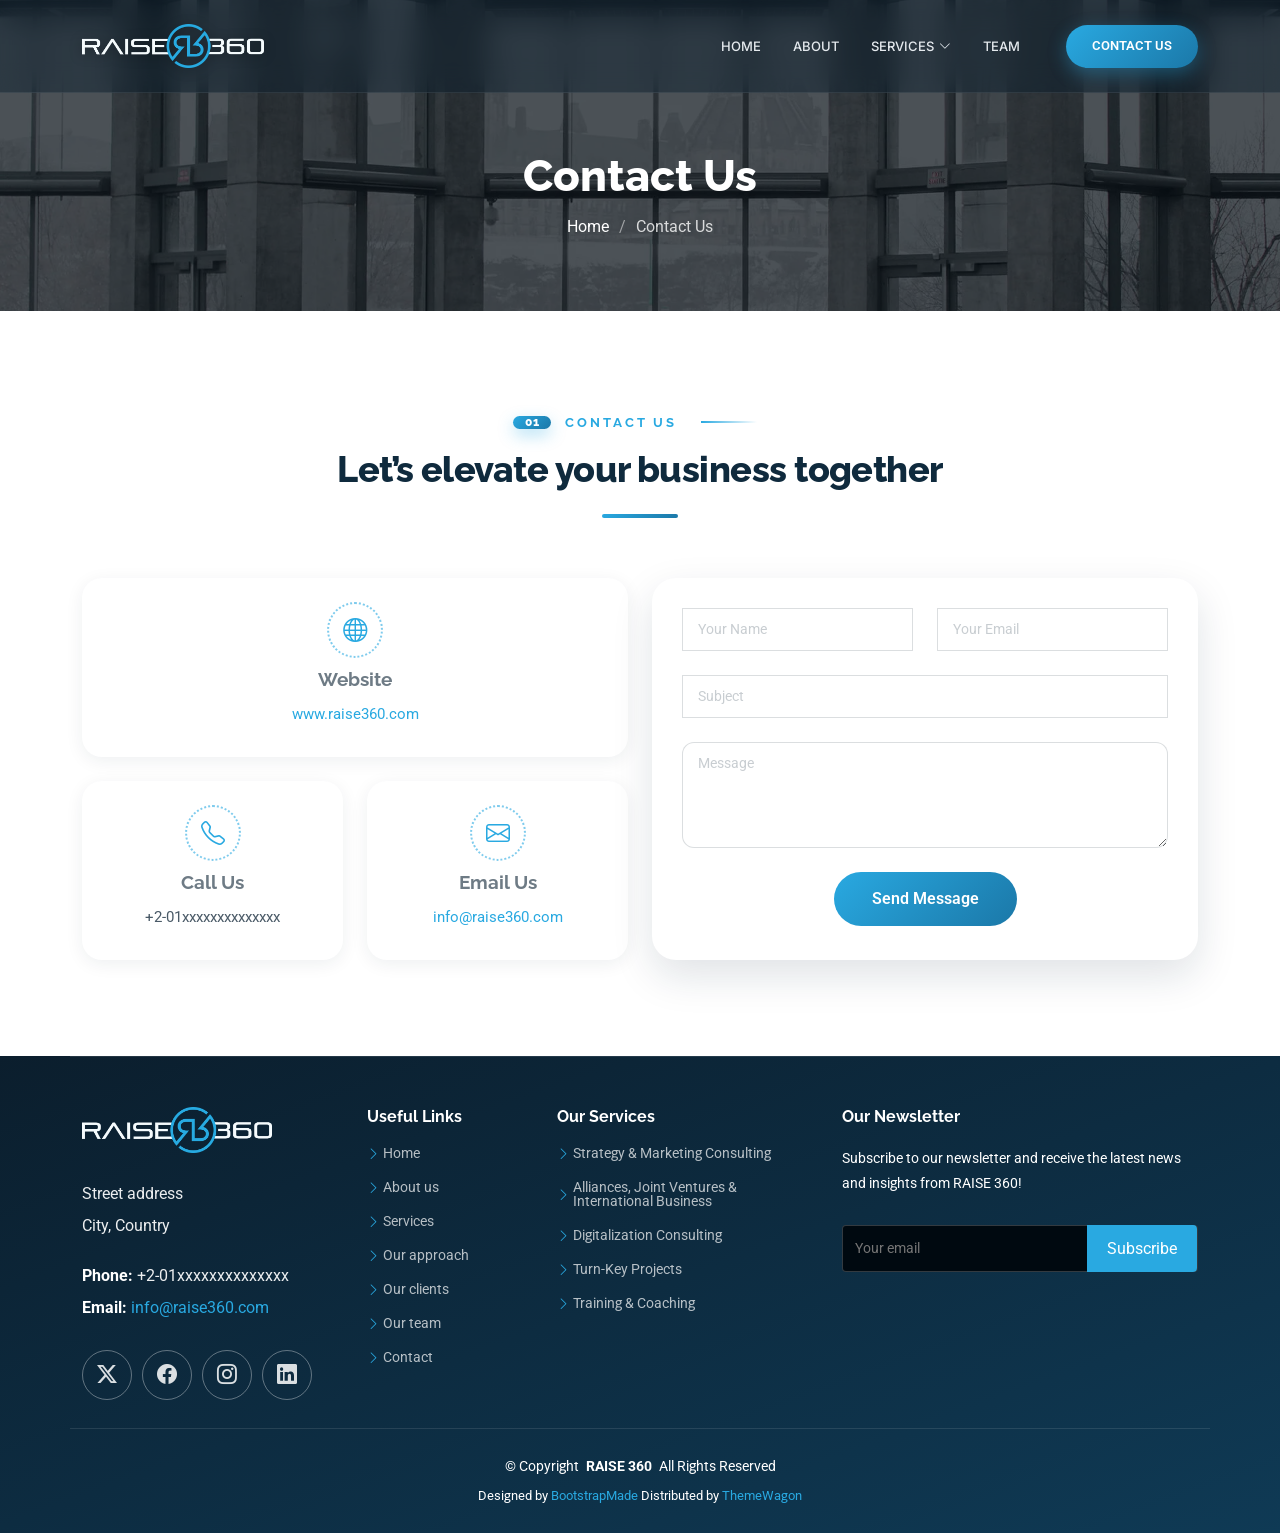
<file: contact.html>
<!DOCTYPE html>
<html lang="en">

<head>
  <meta charset="utf-8">
  <meta content="width=device-width, initial-scale=1.0" name="viewport">
  <title>Contact Us | RAISE 360</title>
  <meta name="description" content="Contact RAISE 360 to discuss your digitalization, strategy, marketing, turn-key or training project.">
  <meta name="keywords" content="RAISE 360, business consulting, digitalization, strategy consulting, marketing consulting, strategic planning, turn-key projects, training and coaching">

  <!-- Favicons -->
  <link href="assets/img/favicon.png" rel="icon">
  <link href="assets/img/apple-touch-icon.png" rel="apple-touch-icon">

  <!-- Fonts -->
  <link href="https://fonts.googleapis.com" rel="preconnect">
  <link href="https://fonts.gstatic.com" rel="preconnect" crossorigin>
  <link href="https://fonts.googleapis.com/css2?family=Roboto:ital,wght@0,100;0,300;0,400;0,500;0,700;0,900;1,100;1,300;1,400;1,500;1,700;1,900&family=Raleway:ital,wght@0,100;0,200;0,300;0,400;0,500;0,600;0,700;0,800;0,900;1,100;1,200;1,300;1,400;1,500;1,600;1,700;1,800;1,900&family=Inter:wght@100;200;300;400;500;600;700;800;900&display=swap" rel="stylesheet">

  <!-- Vendor CSS Files -->
  <link href="assets/vendor/bootstrap/css/bootstrap.min.css" rel="stylesheet">
  <link href="assets/vendor/bootstrap-icons/bootstrap-icons.css" rel="stylesheet">
  <link href="assets/vendor/aos/aos.css" rel="stylesheet">
  <link href="assets/vendor/glightbox/css/glightbox.min.css" rel="stylesheet">
  <link href="assets/vendor/swiper/swiper-bundle.min.css" rel="stylesheet">

  <!-- Main CSS File -->
  <link href="assets/css/main.css" rel="stylesheet">
  <link href="assets/css/custom.css" rel="stylesheet">
  <link href="assets/css/modern.css" rel="stylesheet">
  <link href="assets/css/consistency.css" rel="stylesheet">
  <link href="assets/css/titles.css" rel="stylesheet">
  <link href="assets/css/responsive.css" rel="stylesheet">
  <link href="assets/css/tiles-clients.css" rel="stylesheet">
  <link href="assets/css/digitalization.css" rel="stylesheet">
  <link href="assets/css/details.css" rel="stylesheet">
  <link href="assets/css/home.css" rel="stylesheet">

  <!-- =======================================================
  * Template Name: Dewi
  * Template URL: https://bootstrapmade.com/dewi-free-multi-purpose-html-template/
  * Updated: Aug 07 2024 with Bootstrap v5.3.3
  * Author: BootstrapMade.com
  * License: https://bootstrapmade.com/license/
  ======================================================== -->
</head>

<body class="inner-page">

  <header id="header" class="header d-flex align-items-center fixed-top">
    <div class="container-fluid container-xl position-relative d-flex align-items-center">

      <a href="index.html" class="logo d-flex align-items-center me-auto">
        <img src="assets/img/raise360-logo-light.png" alt="RAISE 360">
      </a>

      <nav id="navmenu" class="navmenu">
        <ul>
          <li><a href="index.html">Home</a></li>
          <li><a href="about.html">About</a></li>
          <li class="dropdown"><a href="services.html"><span>Services</span> <i class="bi bi-chevron-down toggle-dropdown"></i></a>
            <ul>
              <li><a href="services.html">Consulting Services</a></li>
              <li><a href="digitalization.html">Digitalization</a></li>
              <li><a href="turn-key.html">Turn-Key Projects</a></li>
              <li><a href="training.html">Training &amp; Coaching</a></li>
            </ul>
          </li>
          <li><a href="team.html">Team</a></li>
          <li class="d-xl-none"><a href="contact.html" class="active">Contact</a></li>
        </ul>
        <i class="mobile-nav-toggle d-xl-none bi bi-list"></i>
      </nav>

      <a class="cta-btn" href="contact.html">Contact Us</a>

    </div>
  </header>

  <main class="main">

    <!-- Page Title -->
    <div class="page-title dark-background" style="background-image: url(assets/img/page-title-bg.webp);">
      <div class="container position-relative">
        <h1>Contact Us</h1>
        <nav class="breadcrumbs">
          <ol>
            <li><a href="index.html">Home</a></li>
            <li class="current">Contact Us</li>
          </ol>
        </nav>
      </div>
    </div><!-- End Page Title -->

    <section id="contact" class="contact section">

      <!-- Section Title -->
      <div class="container section-title" data-aos="fade-up">
        <h2>Contact Us</h2>
        <p>Let’s elevate your business together</p>
      </div><!-- End Section Title -->

      <div class="container" data-aos="fade-up" data-aos-delay="100">

        <div class="row gy-4">
          <div class="col-lg-6 ">
            <div class="row gy-4">

              <div class="col-lg-12">
                <div class="info-item d-flex flex-column justify-content-center align-items-center" data-aos="fade-up" data-aos-delay="200">
                  <i class="bi bi-globe"></i>
                  <h3>Website</h3>
                  <p><a href="http://www.raise360.com">www.raise360.com</a></p>
                </div>
              </div><!-- End Info Item -->

              <div class="col-md-6">
                <div class="info-item d-flex flex-column justify-content-center align-items-center" data-aos="fade-up" data-aos-delay="300">
                  <i class="bi bi-telephone"></i>
                  <h3>Call Us</h3>
                  <p>+2-01xxxxxxxxxxxxxx</p>
                </div>
              </div><!-- End Info Item -->

              <div class="col-md-6">
                <div class="info-item d-flex flex-column justify-content-center align-items-center" data-aos="fade-up" data-aos-delay="400">
                  <i class="bi bi-envelope"></i>
                  <h3>Email Us</h3>
                  <p><a href="mailto:info@raise360.com">info@raise360.com</a></p>
                </div>
              </div><!-- End Info Item -->

            </div>
          </div>

          <div class="col-lg-6">
            <form action="forms/contact.php" method="post" class="php-email-form" data-aos="fade-up" data-aos-delay="500">
              <div class="row gy-4">

                <div class="col-md-6">
                  <input type="text" name="name" class="form-control" placeholder="Your Name" required="">
                </div>

                <div class="col-md-6 ">
                  <input type="email" class="form-control" name="email" placeholder="Your Email" required="">
                </div>

                <div class="col-md-12">
                  <input type="text" class="form-control" name="subject" placeholder="Subject" required="">
                </div>

                <div class="col-md-12">
                  <textarea class="form-control" name="message" rows="4" placeholder="Message" required=""></textarea>
                </div>

                <div class="col-md-12 text-center">
                  <div class="loading">Loading</div>
                  <div class="error-message"></div>
                  <div class="sent-message">Your message has been sent. Thank you!</div>

                  <button type="submit">Send Message</button>
                </div>

              </div>
            </form>
          </div><!-- End Contact Form -->

        </div>

      </div>

    </section><!-- /Contact Section -->

  </main>

  <footer id="footer" class="footer dark-background">

    <div class="container footer-top">
      <div class="row gy-4">
        <div class="col-lg-3 col-md-6 footer-about">
          <a href="index.html" class="logo d-flex align-items-center">
            <img src="assets/img/raise360-logo-light.png" alt="RAISE 360">
          </a>
          <!-- TODO: replace with the real office address -->
          <p class="footer-address">Street address<br>City, Country</p>
          <div class="footer-contact">
            <p><strong>Phone:</strong> +2-01xxxxxxxxxxxxxx</p>
            <p><strong>Email:</strong> <a href="mailto:info@raise360.com">info@raise360.com</a></p>
          </div>
          <!-- TODO: replace # with the real social profile URLs -->
          <div class="social-links d-flex">
            <a href="#" aria-label="X (Twitter)"><i class="bi bi-twitter-x"></i></a>
            <a href="#" aria-label="Facebook"><i class="bi bi-facebook"></i></a>
            <a href="#" aria-label="Instagram"><i class="bi bi-instagram"></i></a>
            <a href="#" aria-label="LinkedIn"><i class="bi bi-linkedin"></i></a>
          </div>
        </div>

        <div class="col-lg-2 col-md-6 footer-links">
          <h4>Useful Links</h4>
          <ul>
            <li><i class="bi bi-chevron-right"></i> <a href="index.html">Home</a></li>
            <li><i class="bi bi-chevron-right"></i> <a href="about.html">About us</a></li>
            <li><i class="bi bi-chevron-right"></i> <a href="services.html">Services</a></li>
            <li><i class="bi bi-chevron-right"></i> <a href="about.html#approach">Our approach</a></li>
            <li><i class="bi bi-chevron-right"></i> <a href="index.html#clients">Our clients</a></li>
            <li><i class="bi bi-chevron-right"></i> <a href="team.html">Our team</a></li>
            <li><i class="bi bi-chevron-right"></i> <a href="contact.html">Contact</a></li>
          </ul>
        </div>

        <div class="col-lg-3 col-md-6 footer-links">
          <h4>Our Services</h4>
          <ul>
            <li><i class="bi bi-chevron-right"></i> <a href="services.html">Strategy &amp; Marketing Consulting</a></li>
            <li><i class="bi bi-chevron-right"></i> <a href="services.html">Alliances, Joint Ventures &amp; International Business</a></li>
            <li><i class="bi bi-chevron-right"></i> <a href="digitalization.html">Digitalization Consulting</a></li>
            <li><i class="bi bi-chevron-right"></i> <a href="turn-key.html">Turn-Key Projects</a></li>
            <li><i class="bi bi-chevron-right"></i> <a href="training.html">Training &amp; Coaching</a></li>
          </ul>
        </div>

        <div class="col-lg-4 col-md-6 footer-newsletter">
          <h4>Our Newsletter</h4>
          <p>Subscribe to our newsletter and receive the latest news and insights from RAISE 360!</p>
          <form action="forms/newsletter.php" method="post" class="php-email-form">
            <div class="newsletter-form"><input type="email" name="email" placeholder="Your email" aria-label="Your email"><input type="submit" value="Subscribe"></div>
            <div class="loading">Loading</div>
            <div class="error-message"></div>
            <div class="sent-message">Your subscription request has been sent. Thank you!</div>
          </form>
        </div>

      </div>
    </div>

    <div class="container copyright text-center mt-4">
      <p>© <span>Copyright</span> <strong class="px-1 sitename">RAISE 360</strong> <span>All Rights Reserved</span></p>
      <div class="credits">
        <!-- All the links in the footer should remain intact. -->
        <!-- You can delete the links only if you've purchased the pro version. -->
        <!-- Licensing information: https://bootstrapmade.com/license/ -->
        <!-- Purchase the pro version with working PHP/AJAX contact form: [buy-url] -->
        Designed by <a href="https://bootstrapmade.com/">BootstrapMade</a> Distributed by <a href="https://themewagon.com">ThemeWagon</a>
      </div>
    </div>

  </footer>

  <!-- Scroll Top -->
  <a href="#" id="scroll-top" class="scroll-top d-flex align-items-center justify-content-center"><i class="bi bi-arrow-up-short"></i></a>

  <!-- Preloader -->
  <div id="preloader"></div>

  <!-- Vendor JS Files -->
  <script src="assets/vendor/bootstrap/js/bootstrap.bundle.min.js"></script>
  <script src="assets/vendor/php-email-form/validate.js"></script>
  <script src="assets/vendor/aos/aos.js"></script>
  <script src="assets/vendor/glightbox/js/glightbox.min.js"></script>
  <script src="assets/vendor/purecounter/purecounter_vanilla.js"></script>
  <script src="assets/vendor/swiper/swiper-bundle.min.js"></script>
  <script src="assets/vendor/imagesloaded/imagesloaded.pkgd.min.js"></script>
  <script src="assets/vendor/isotope-layout/isotope.pkgd.min.js"></script>

  <!-- Main JS File -->
  <script src="assets/js/main.js"></script>

</body>

</html>
</file>
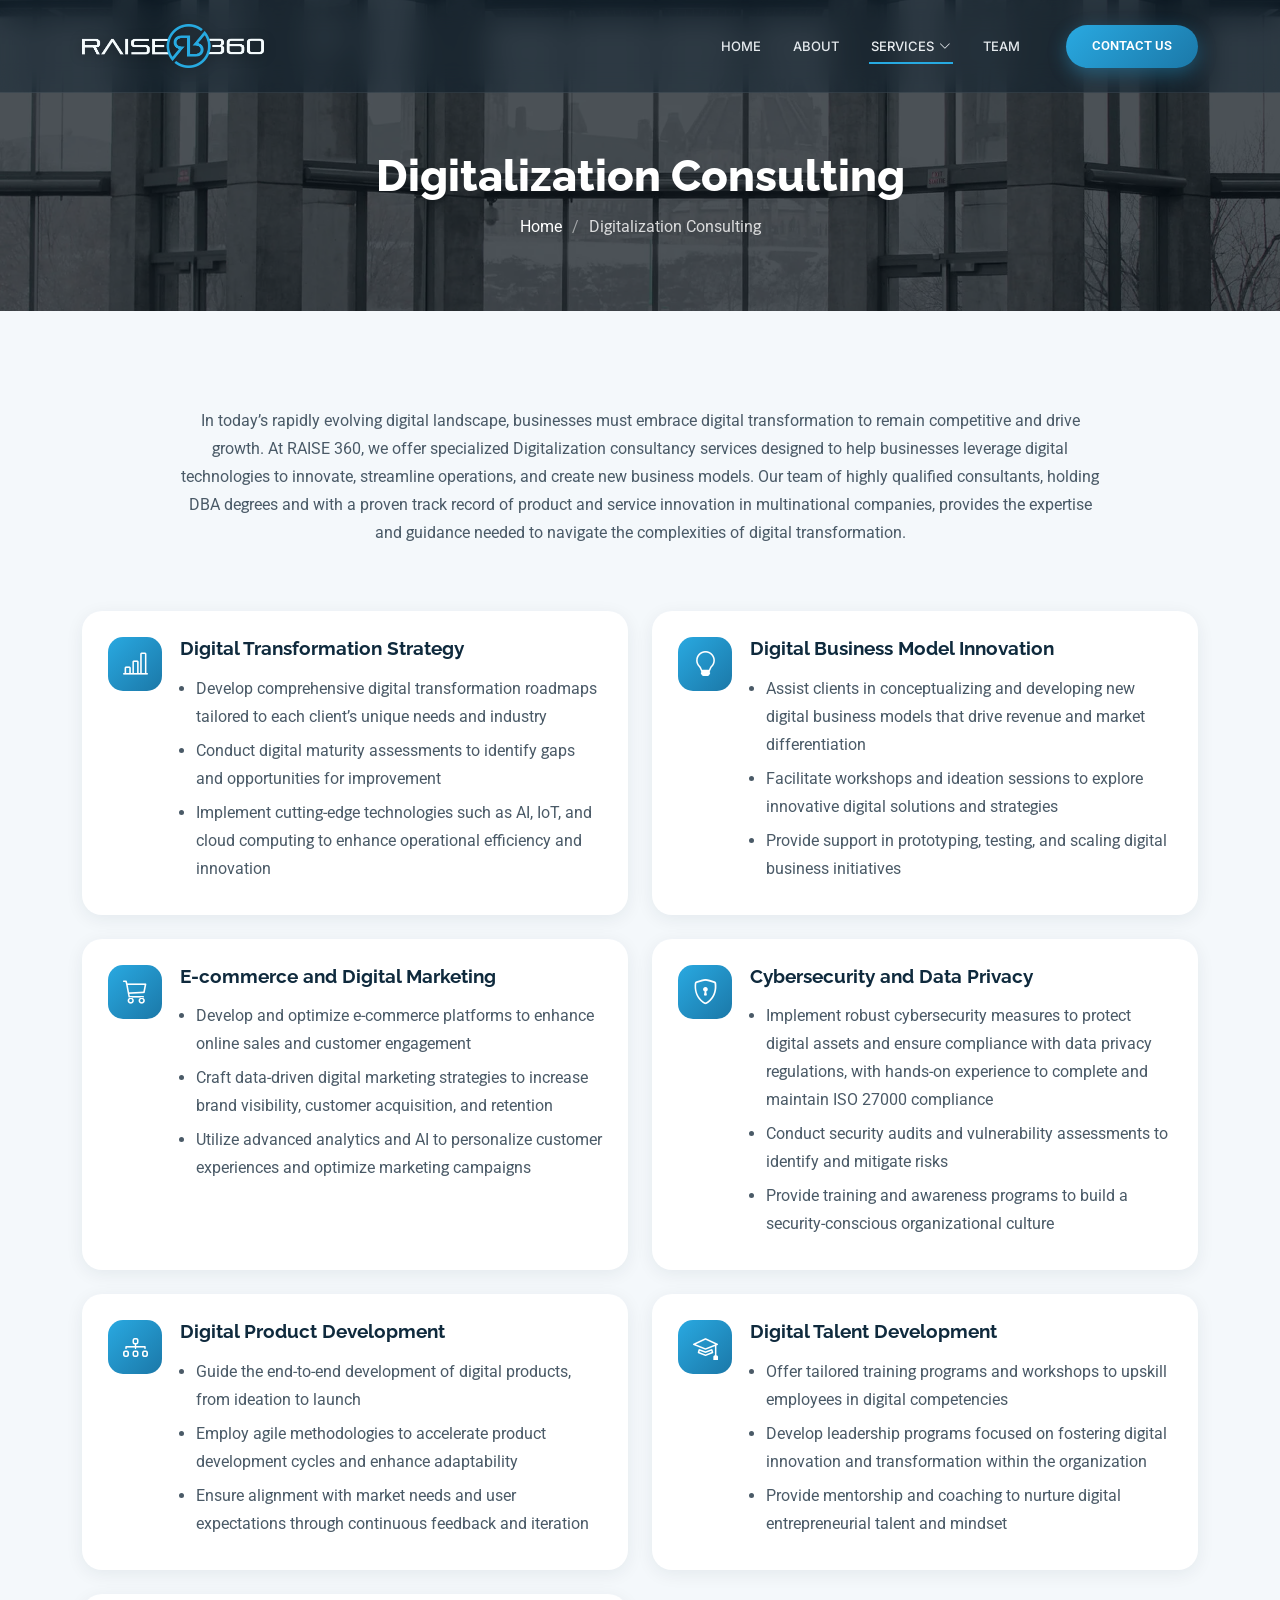
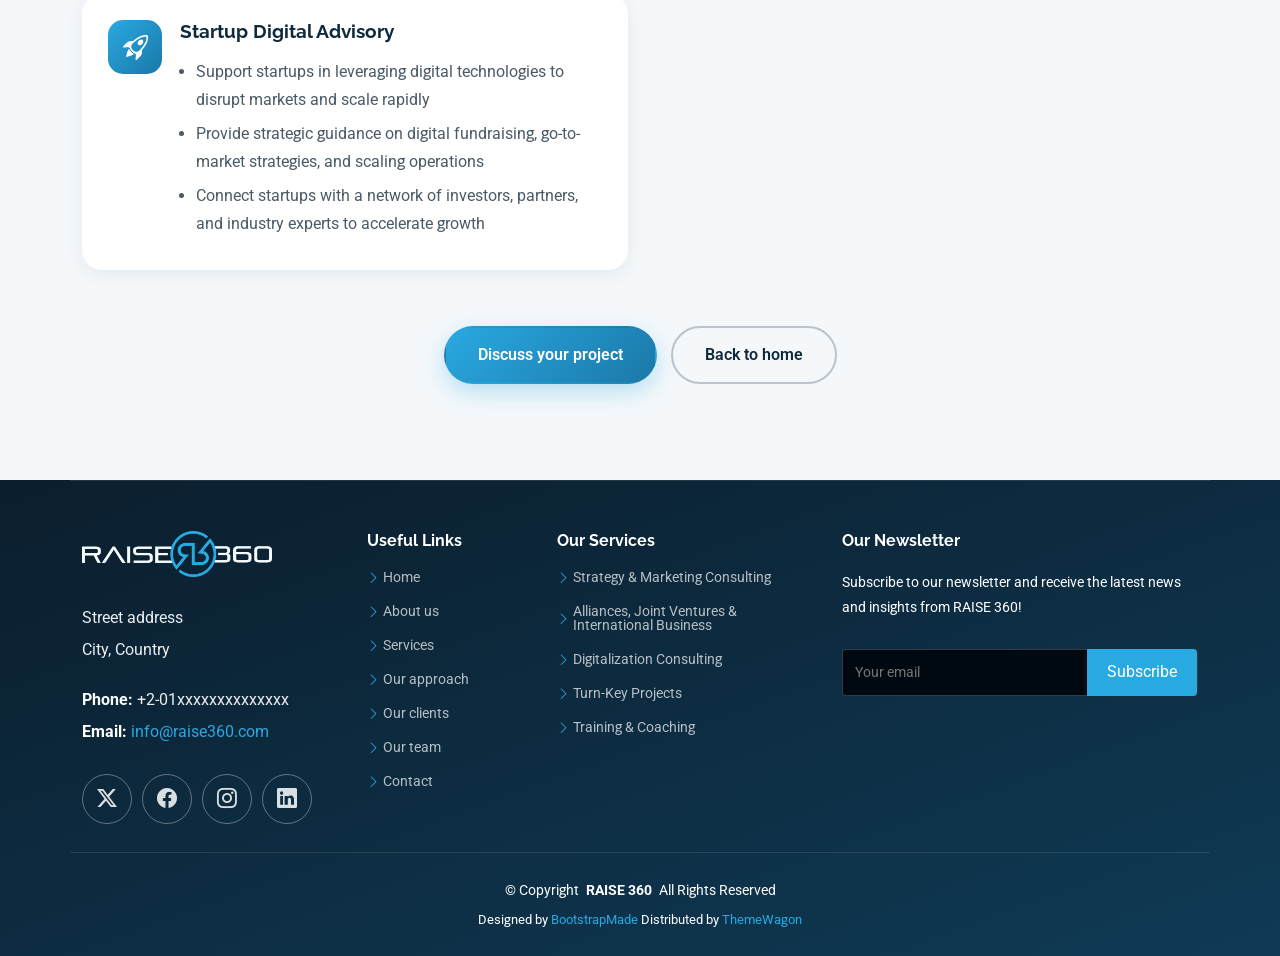
<file: digitalization.html>
<!DOCTYPE html>
<html lang="en">

<head>
  <meta charset="utf-8">
  <meta content="width=device-width, initial-scale=1.0" name="viewport">
  <title>Digitalization Consulting | RAISE 360</title>
  <meta name="description" content="Digital transformation that drives innovation and growth.">
  <meta name="keywords" content="RAISE 360, business consulting, digitalization, strategy consulting, marketing consulting, strategic planning, turn-key projects, training and coaching">

  <!-- Favicons -->
  <link href="assets/img/favicon.png" rel="icon">
  <link href="assets/img/apple-touch-icon.png" rel="apple-touch-icon">

  <!-- Fonts -->
  <link href="https://fonts.googleapis.com" rel="preconnect">
  <link href="https://fonts.gstatic.com" rel="preconnect" crossorigin>
  <link href="https://fonts.googleapis.com/css2?family=Roboto:ital,wght@0,100;0,300;0,400;0,500;0,700;0,900;1,100;1,300;1,400;1,500;1,700;1,900&family=Raleway:ital,wght@0,100;0,200;0,300;0,400;0,500;0,600;0,700;0,800;0,900;1,100;1,200;1,300;1,400;1,500;1,600;1,700;1,800;1,900&family=Inter:wght@100;200;300;400;500;600;700;800;900&display=swap" rel="stylesheet">

  <!-- Vendor CSS Files -->
  <link href="assets/vendor/bootstrap/css/bootstrap.min.css" rel="stylesheet">
  <link href="assets/vendor/bootstrap-icons/bootstrap-icons.css" rel="stylesheet">
  <link href="assets/vendor/aos/aos.css" rel="stylesheet">
  <link href="assets/vendor/glightbox/css/glightbox.min.css" rel="stylesheet">
  <link href="assets/vendor/swiper/swiper-bundle.min.css" rel="stylesheet">

  <!-- Main CSS File -->
  <link href="assets/css/main.css" rel="stylesheet">
  <link href="assets/css/custom.css" rel="stylesheet">
  <link href="assets/css/modern.css" rel="stylesheet">
  <link href="assets/css/consistency.css" rel="stylesheet">
  <link href="assets/css/titles.css" rel="stylesheet">
  <link href="assets/css/responsive.css" rel="stylesheet">
  <link href="assets/css/tiles-clients.css" rel="stylesheet">
  <link href="assets/css/digitalization.css" rel="stylesheet">
  <link href="assets/css/details.css" rel="stylesheet">
  <link href="assets/css/home.css" rel="stylesheet">

  <!-- =======================================================
  * Template Name: Dewi
  * Template URL: https://bootstrapmade.com/dewi-free-multi-purpose-html-template/
  * Updated: Aug 07 2024 with Bootstrap v5.3.3
  * Author: BootstrapMade.com
  * License: https://bootstrapmade.com/license/
  ======================================================== -->
</head>

<body class="inner-page">

  <header id="header" class="header d-flex align-items-center fixed-top">
    <div class="container-fluid container-xl position-relative d-flex align-items-center">

      <a href="index.html" class="logo d-flex align-items-center me-auto">
        <img src="assets/img/raise360-logo-light.png" alt="RAISE 360">
      </a>

      <nav id="navmenu" class="navmenu">
        <ul>
          <li><a href="index.html">Home</a></li>
          <li><a href="about.html">About</a></li>
          <li class="dropdown"><a href="services.html" class="active"><span>Services</span> <i class="bi bi-chevron-down toggle-dropdown"></i></a>
            <ul>
              <li><a href="services.html">Consulting Services</a></li>
              <li><a href="digitalization.html" class="active">Digitalization</a></li>
              <li><a href="turn-key.html">Turn-Key Projects</a></li>
              <li><a href="training.html">Training &amp; Coaching</a></li>
            </ul>
          </li>
          <li><a href="team.html">Team</a></li>
          <li class="d-xl-none"><a href="contact.html">Contact</a></li>
        </ul>
        <i class="mobile-nav-toggle d-xl-none bi bi-list"></i>
      </nav>

      <a class="cta-btn" href="contact.html">Contact Us</a>

    </div>
  </header>

  <main class="main">

    <!-- Page Title -->
    <div class="page-title dark-background" style="background-image: url(assets/img/page-title-bg.webp);">
      <div class="container position-relative">
        <h1>Digitalization Consulting</h1>
        <nav class="breadcrumbs">
          <ol>
            <li><a href="index.html">Home</a></li>
            <li class="current">Digitalization Consulting</li>
          </ol>
        </nav>
      </div>
    </div><!-- End Page Title -->

    <section id="digitalization-detail" class="services-2 detail-cards section light-background">
      <div class="container">
        <div class="row justify-content-center mb-5" data-aos="fade-up">
          <div class="col-lg-10 text-center">
            <p>In today’s rapidly evolving digital landscape, businesses must embrace digital transformation to remain competitive and drive growth. At RAISE 360, we offer specialized Digitalization consultancy services designed to help businesses leverage digital technologies to innovate, streamline operations, and create new business models. Our team of highly qualified consultants, holding DBA degrees and with a proven track record of product and service innovation in multinational companies, provides the expertise and guidance needed to navigate the complexities of digital transformation.</p>
          </div>
        </div>
        <div class="row gy-4">

          <div class="col-md-6" data-aos="fade-up">
            <div class="service-item d-flex position-relative h-100">
              <i class="bi bi-bar-chart-line icon flex-shrink-0"></i>
              <div>
                <h4 class="title">Digital Transformation Strategy</h4>
                <ul class="description ps-3 mb-0">
                  <li>Develop comprehensive digital transformation roadmaps tailored to each client’s unique needs and industry</li>
                  <li>Conduct digital maturity assessments to identify gaps and opportunities for improvement</li>
                  <li>Implement cutting-edge technologies such as AI, IoT, and cloud computing to enhance operational efficiency and innovation</li>
                </ul>
              </div>
            </div>
          </div>

          <div class="col-md-6" data-aos="fade-up">
            <div class="service-item d-flex position-relative h-100">
              <i class="bi bi-lightbulb icon flex-shrink-0"></i>
              <div>
                <h4 class="title">Digital Business Model Innovation</h4>
                <ul class="description ps-3 mb-0">
                  <li>Assist clients in conceptualizing and developing new digital business models that drive revenue and market differentiation</li>
                  <li>Facilitate workshops and ideation sessions to explore innovative digital solutions and strategies</li>
                  <li>Provide support in prototyping, testing, and scaling digital business initiatives</li>
                </ul>
              </div>
            </div>
          </div>

          <div class="col-md-6" data-aos="fade-up">
            <div class="service-item d-flex position-relative h-100">
              <i class="bi bi-cart3 icon flex-shrink-0"></i>
              <div>
                <h4 class="title">E-commerce and Digital Marketing</h4>
                <ul class="description ps-3 mb-0">
                  <li>Develop and optimize e-commerce platforms to enhance online sales and customer engagement</li>
                  <li>Craft data-driven digital marketing strategies to increase brand visibility, customer acquisition, and retention</li>
                  <li>Utilize advanced analytics and AI to personalize customer experiences and optimize marketing campaigns</li>
                </ul>
              </div>
            </div>
          </div>

          <div class="col-md-6" data-aos="fade-up">
            <div class="service-item d-flex position-relative h-100">
              <i class="bi bi-shield-lock icon flex-shrink-0"></i>
              <div>
                <h4 class="title">Cybersecurity and Data Privacy</h4>
                <ul class="description ps-3 mb-0">
                  <li>Implement robust cybersecurity measures to protect digital assets and ensure compliance with data privacy regulations, with hands-on experience to complete and maintain ISO 27000 compliance</li>
                  <li>Conduct security audits and vulnerability assessments to identify and mitigate risks</li>
                  <li>Provide training and awareness programs to build a security-conscious organizational culture</li>
                </ul>
              </div>
            </div>
          </div>

          <div class="col-md-6" data-aos="fade-up">
            <div class="service-item d-flex position-relative h-100">
              <i class="bi bi-diagram-3 icon flex-shrink-0"></i>
              <div>
                <h4 class="title">Digital Product Development</h4>
                <ul class="description ps-3 mb-0">
                  <li>Guide the end-to-end development of digital products, from ideation to launch</li>
                  <li>Employ agile methodologies to accelerate product development cycles and enhance adaptability</li>
                  <li>Ensure alignment with market needs and user expectations through continuous feedback and iteration</li>
                </ul>
              </div>
            </div>
          </div>

          <div class="col-md-6" data-aos="fade-up">
            <div class="service-item d-flex position-relative h-100">
              <i class="bi bi-mortarboard icon flex-shrink-0"></i>
              <div>
                <h4 class="title">Digital Talent Development</h4>
                <ul class="description ps-3 mb-0">
                  <li>Offer tailored training programs and workshops to upskill employees in digital competencies</li>
                  <li>Develop leadership programs focused on fostering digital innovation and transformation within the organization</li>
                  <li>Provide mentorship and coaching to nurture digital entrepreneurial talent and mindset</li>
                </ul>
              </div>
            </div>
          </div>

          <div class="col-md-6" data-aos="fade-up">
            <div class="service-item d-flex position-relative h-100">
              <i class="bi bi-rocket-takeoff icon flex-shrink-0"></i>
              <div>
                <h4 class="title">Startup Digital Advisory</h4>
                <ul class="description ps-3 mb-0">
                  <li>Support startups in leveraging digital technologies to disrupt markets and scale rapidly</li>
                  <li>Provide strategic guidance on digital fundraising, go-to-market strategies, and scaling operations</li>
                  <li>Connect startups with a network of investors, partners, and industry experts to accelerate growth</li>
                </ul>
              </div>
            </div>
          </div>

        </div>
      </div>

    <div class="container text-center detail-cta" data-aos="fade-up">
      <a href="contact.html" class="btn-more">Discuss your project</a>
      <a href="index.html" class="btn-more outline">Back to home</a>
    </div>

    </section>

  </main>

  <footer id="footer" class="footer dark-background">

    <div class="container footer-top">
      <div class="row gy-4">
        <div class="col-lg-3 col-md-6 footer-about">
          <a href="index.html" class="logo d-flex align-items-center">
            <img src="assets/img/raise360-logo-light.png" alt="RAISE 360">
          </a>
          <!-- TODO: replace with the real office address -->
          <p class="footer-address">Street address<br>City, Country</p>
          <div class="footer-contact">
            <p><strong>Phone:</strong> +2-01xxxxxxxxxxxxxx</p>
            <p><strong>Email:</strong> <a href="mailto:info@raise360.com">info@raise360.com</a></p>
          </div>
          <!-- TODO: replace # with the real social profile URLs -->
          <div class="social-links d-flex">
            <a href="#" aria-label="X (Twitter)"><i class="bi bi-twitter-x"></i></a>
            <a href="#" aria-label="Facebook"><i class="bi bi-facebook"></i></a>
            <a href="#" aria-label="Instagram"><i class="bi bi-instagram"></i></a>
            <a href="#" aria-label="LinkedIn"><i class="bi bi-linkedin"></i></a>
          </div>
        </div>

        <div class="col-lg-2 col-md-6 footer-links">
          <h4>Useful Links</h4>
          <ul>
            <li><i class="bi bi-chevron-right"></i> <a href="index.html">Home</a></li>
            <li><i class="bi bi-chevron-right"></i> <a href="about.html">About us</a></li>
            <li><i class="bi bi-chevron-right"></i> <a href="services.html">Services</a></li>
            <li><i class="bi bi-chevron-right"></i> <a href="about.html#approach">Our approach</a></li>
            <li><i class="bi bi-chevron-right"></i> <a href="index.html#clients">Our clients</a></li>
            <li><i class="bi bi-chevron-right"></i> <a href="team.html">Our team</a></li>
            <li><i class="bi bi-chevron-right"></i> <a href="contact.html">Contact</a></li>
          </ul>
        </div>

        <div class="col-lg-3 col-md-6 footer-links">
          <h4>Our Services</h4>
          <ul>
            <li><i class="bi bi-chevron-right"></i> <a href="services.html">Strategy &amp; Marketing Consulting</a></li>
            <li><i class="bi bi-chevron-right"></i> <a href="services.html">Alliances, Joint Ventures &amp; International Business</a></li>
            <li><i class="bi bi-chevron-right"></i> <a href="digitalization.html">Digitalization Consulting</a></li>
            <li><i class="bi bi-chevron-right"></i> <a href="turn-key.html">Turn-Key Projects</a></li>
            <li><i class="bi bi-chevron-right"></i> <a href="training.html">Training &amp; Coaching</a></li>
          </ul>
        </div>

        <div class="col-lg-4 col-md-6 footer-newsletter">
          <h4>Our Newsletter</h4>
          <p>Subscribe to our newsletter and receive the latest news and insights from RAISE 360!</p>
          <form action="forms/newsletter.php" method="post" class="php-email-form">
            <div class="newsletter-form"><input type="email" name="email" placeholder="Your email" aria-label="Your email"><input type="submit" value="Subscribe"></div>
            <div class="loading">Loading</div>
            <div class="error-message"></div>
            <div class="sent-message">Your subscription request has been sent. Thank you!</div>
          </form>
        </div>

      </div>
    </div>

    <div class="container copyright text-center mt-4">
      <p>© <span>Copyright</span> <strong class="px-1 sitename">RAISE 360</strong> <span>All Rights Reserved</span></p>
      <div class="credits">
        <!-- All the links in the footer should remain intact. -->
        <!-- You can delete the links only if you've purchased the pro version. -->
        <!-- Licensing information: https://bootstrapmade.com/license/ -->
        <!-- Purchase the pro version with working PHP/AJAX contact form: [buy-url] -->
        Designed by <a href="https://bootstrapmade.com/">BootstrapMade</a> Distributed by <a href="https://themewagon.com">ThemeWagon</a>
      </div>
    </div>

  </footer>

  <!-- Scroll Top -->
  <a href="#" id="scroll-top" class="scroll-top d-flex align-items-center justify-content-center"><i class="bi bi-arrow-up-short"></i></a>

  <!-- Preloader -->
  <div id="preloader"></div>

  <!-- Vendor JS Files -->
  <script src="assets/vendor/bootstrap/js/bootstrap.bundle.min.js"></script>
  <script src="assets/vendor/php-email-form/validate.js"></script>
  <script src="assets/vendor/aos/aos.js"></script>
  <script src="assets/vendor/glightbox/js/glightbox.min.js"></script>
  <script src="assets/vendor/purecounter/purecounter_vanilla.js"></script>
  <script src="assets/vendor/swiper/swiper-bundle.min.js"></script>
  <script src="assets/vendor/imagesloaded/imagesloaded.pkgd.min.js"></script>
  <script src="assets/vendor/isotope-layout/isotope.pkgd.min.js"></script>

  <!-- Main JS File -->
  <script src="assets/js/main.js"></script>

</body>

</html>
</file>
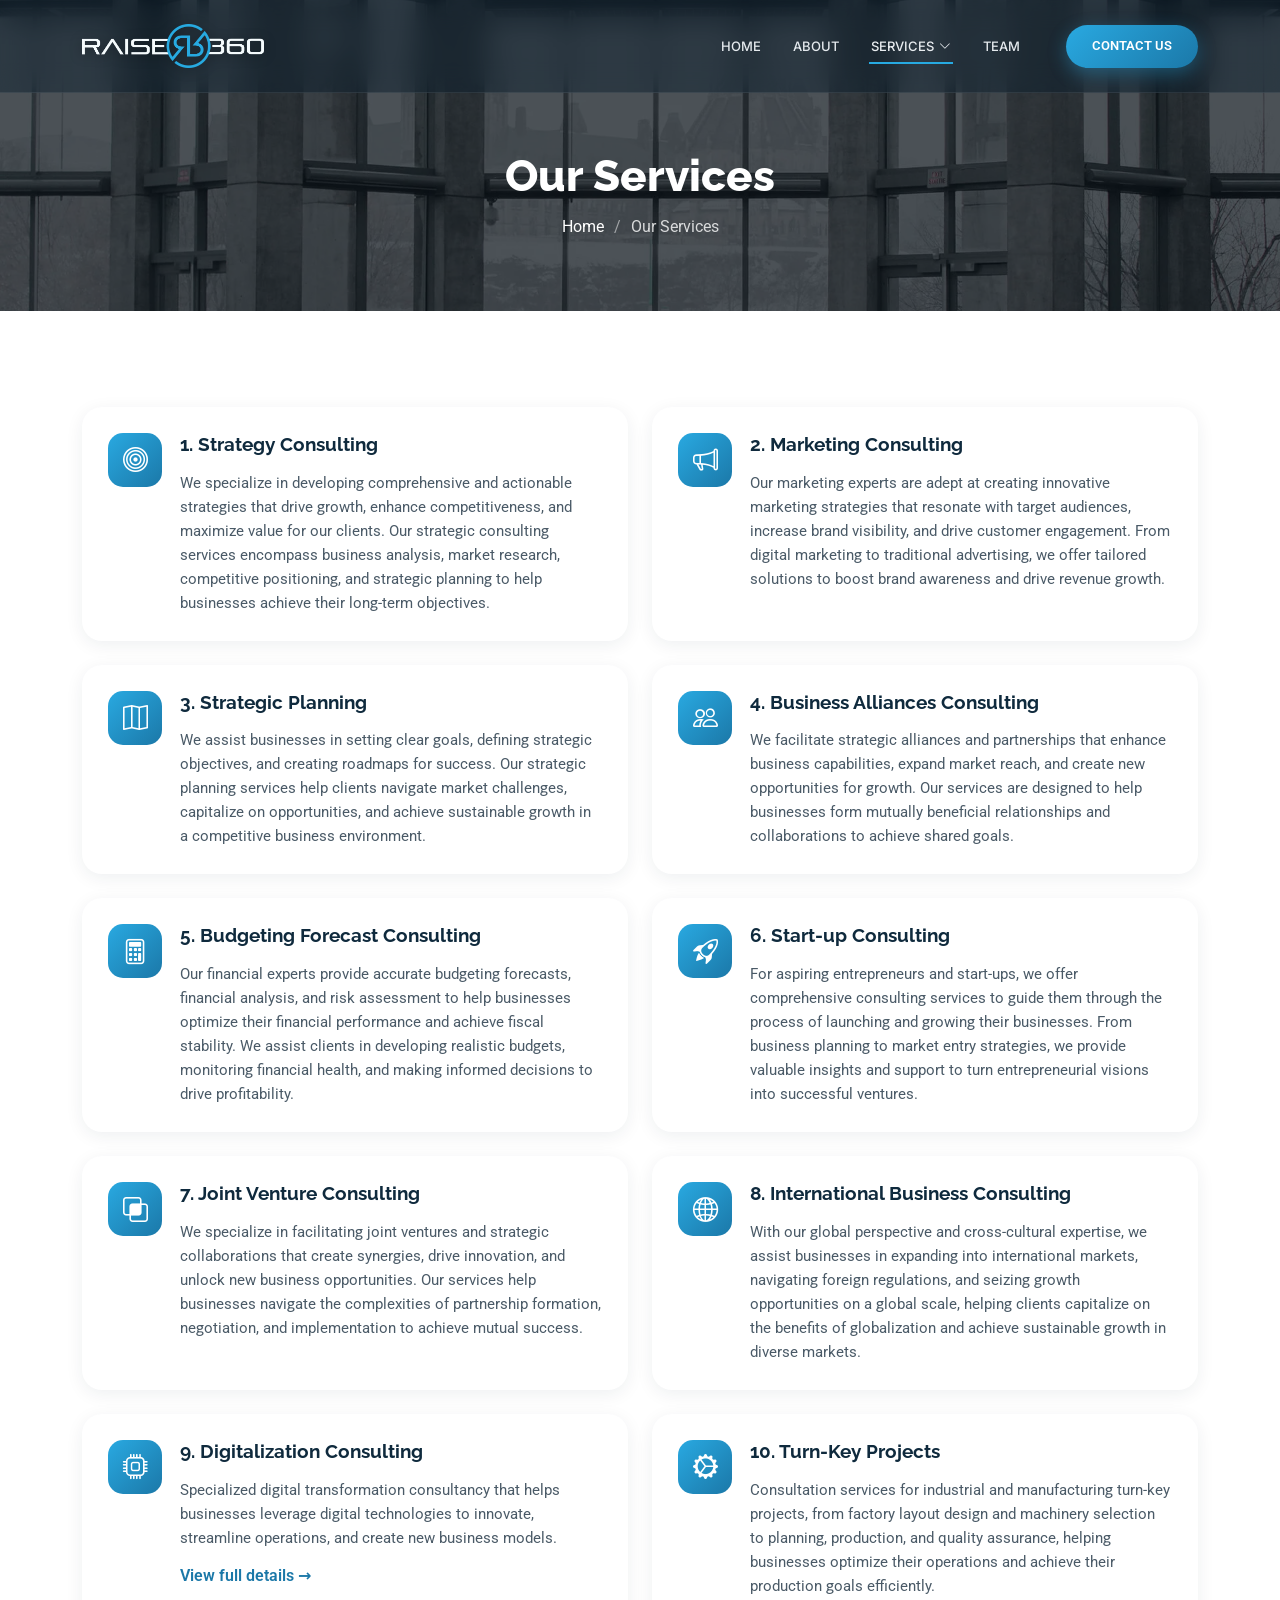
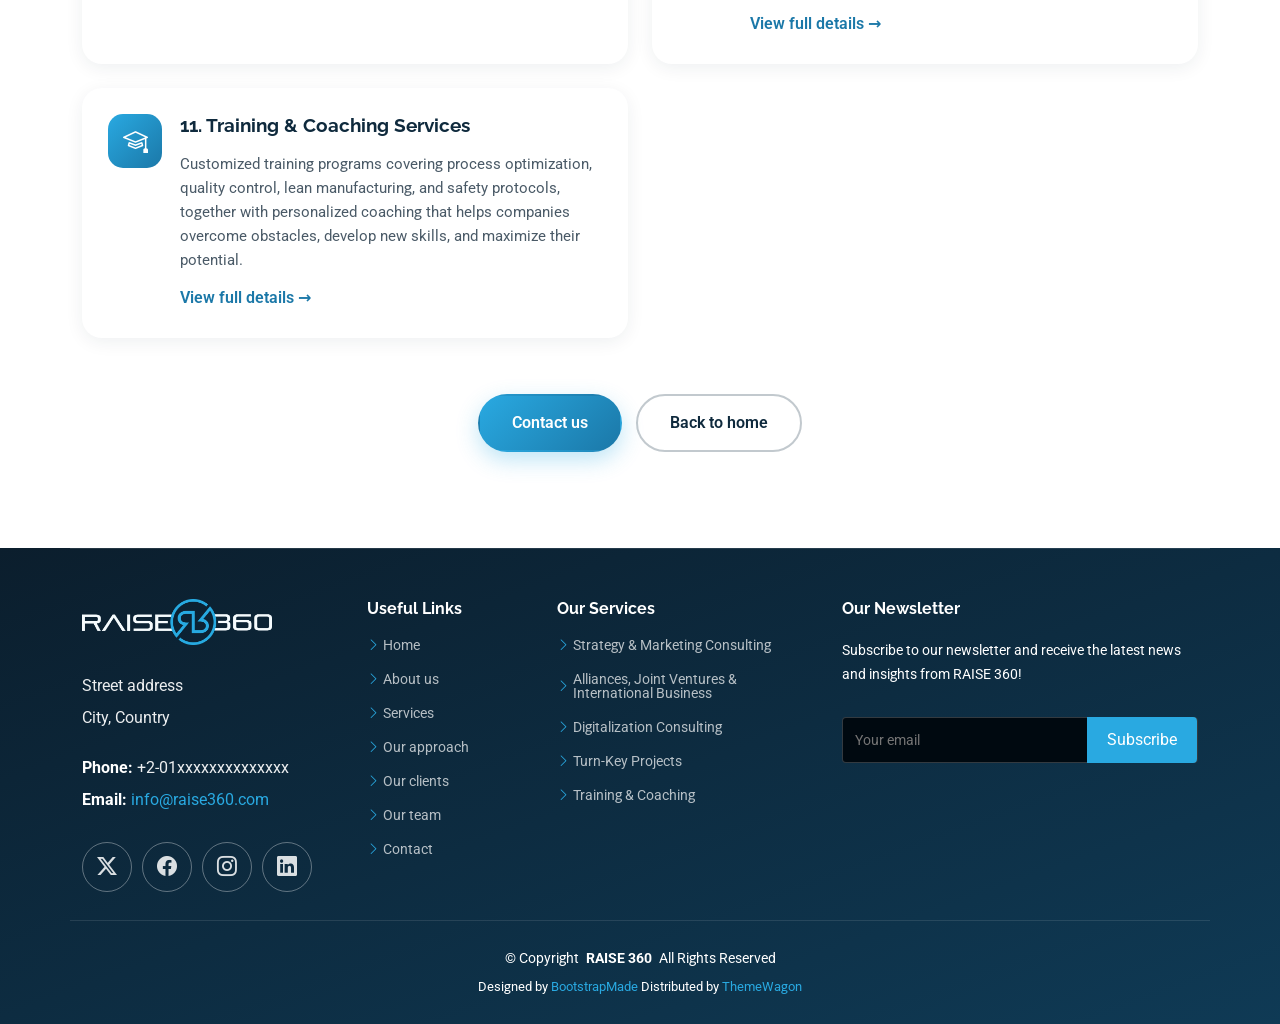
<file: services.html>
<!DOCTYPE html>
<html lang="en">

<head>
  <meta charset="utf-8">
  <meta content="width=device-width, initial-scale=1.0" name="viewport">
  <title>Our Services | RAISE 360</title>
  <meta name="description" content="Comprehensive consultancy solutions tailored to each client.">
  <meta name="keywords" content="RAISE 360, business consulting, digitalization, strategy consulting, marketing consulting, strategic planning, turn-key projects, training and coaching">

  <!-- Favicons -->
  <link href="assets/img/favicon.png" rel="icon">
  <link href="assets/img/apple-touch-icon.png" rel="apple-touch-icon">

  <!-- Fonts -->
  <link href="https://fonts.googleapis.com" rel="preconnect">
  <link href="https://fonts.gstatic.com" rel="preconnect" crossorigin>
  <link href="https://fonts.googleapis.com/css2?family=Roboto:ital,wght@0,100;0,300;0,400;0,500;0,700;0,900;1,100;1,300;1,400;1,500;1,700;1,900&family=Raleway:ital,wght@0,100;0,200;0,300;0,400;0,500;0,600;0,700;0,800;0,900;1,100;1,200;1,300;1,400;1,500;1,600;1,700;1,800;1,900&family=Inter:wght@100;200;300;400;500;600;700;800;900&display=swap" rel="stylesheet">

  <!-- Vendor CSS Files -->
  <link href="assets/vendor/bootstrap/css/bootstrap.min.css" rel="stylesheet">
  <link href="assets/vendor/bootstrap-icons/bootstrap-icons.css" rel="stylesheet">
  <link href="assets/vendor/aos/aos.css" rel="stylesheet">
  <link href="assets/vendor/glightbox/css/glightbox.min.css" rel="stylesheet">
  <link href="assets/vendor/swiper/swiper-bundle.min.css" rel="stylesheet">

  <!-- Main CSS File -->
  <link href="assets/css/main.css" rel="stylesheet">
  <link href="assets/css/custom.css" rel="stylesheet">
  <link href="assets/css/modern.css" rel="stylesheet">
  <link href="assets/css/consistency.css" rel="stylesheet">
  <link href="assets/css/titles.css" rel="stylesheet">
  <link href="assets/css/responsive.css" rel="stylesheet">
  <link href="assets/css/tiles-clients.css" rel="stylesheet">
  <link href="assets/css/digitalization.css" rel="stylesheet">
  <link href="assets/css/details.css" rel="stylesheet">
  <link href="assets/css/home.css" rel="stylesheet">

  <!-- =======================================================
  * Template Name: Dewi
  * Template URL: https://bootstrapmade.com/dewi-free-multi-purpose-html-template/
  * Updated: Aug 07 2024 with Bootstrap v5.3.3
  * Author: BootstrapMade.com
  * License: https://bootstrapmade.com/license/
  ======================================================== -->
</head>

<body class="inner-page">

  <header id="header" class="header d-flex align-items-center fixed-top">
    <div class="container-fluid container-xl position-relative d-flex align-items-center">

      <a href="index.html" class="logo d-flex align-items-center me-auto">
        <img src="assets/img/raise360-logo-light.png" alt="RAISE 360">
      </a>

      <nav id="navmenu" class="navmenu">
        <ul>
          <li><a href="index.html">Home</a></li>
          <li><a href="about.html">About</a></li>
          <li class="dropdown"><a href="services.html" class="active"><span>Services</span> <i class="bi bi-chevron-down toggle-dropdown"></i></a>
            <ul>
              <li><a href="services.html" class="active">Consulting Services</a></li>
              <li><a href="digitalization.html">Digitalization</a></li>
              <li><a href="turn-key.html">Turn-Key Projects</a></li>
              <li><a href="training.html">Training &amp; Coaching</a></li>
            </ul>
          </li>
          <li><a href="team.html">Team</a></li>
          <li class="d-xl-none"><a href="contact.html">Contact</a></li>
        </ul>
        <i class="mobile-nav-toggle d-xl-none bi bi-list"></i>
      </nav>

      <a class="cta-btn" href="contact.html">Contact Us</a>

    </div>
  </header>

  <main class="main">

    <!-- Page Title -->
    <div class="page-title dark-background" style="background-image: url(assets/img/page-title-bg.webp);">
      <div class="container position-relative">
        <h1>Our Services</h1>
        <nav class="breadcrumbs">
          <ol>
            <li><a href="index.html">Home</a></li>
            <li class="current">Our Services</li>
          </ol>
        </nav>
      </div>
    </div><!-- End Page Title -->

    <section id="services-detail" class="services-2 detail-cards section">
      <div class="container">
        <div class="row gy-4">

          <div class="col-md-6" id="svc-1" data-aos="fade-up">
            <div class="service-item d-flex position-relative h-100">
              <i class="bi bi-bullseye icon flex-shrink-0"></i>
              <div>
                <h4 class="title">1. Strategy Consulting</h4>
                <p class="description">We specialize in developing comprehensive and actionable strategies that drive growth, enhance competitiveness, and maximize value for our clients. Our strategic consulting services encompass business analysis, market research, competitive positioning, and strategic planning to help businesses achieve their long-term objectives.</p>
              </div>
            </div>
          </div>

          <div class="col-md-6" id="svc-2" data-aos="fade-up">
            <div class="service-item d-flex position-relative h-100">
              <i class="bi bi-megaphone icon flex-shrink-0"></i>
              <div>
                <h4 class="title">2. Marketing Consulting</h4>
                <p class="description">Our marketing experts are adept at creating innovative marketing strategies that resonate with target audiences, increase brand visibility, and drive customer engagement. From digital marketing to traditional advertising, we offer tailored solutions to boost brand awareness and drive revenue growth.</p>
              </div>
            </div>
          </div>

          <div class="col-md-6" id="svc-3" data-aos="fade-up">
            <div class="service-item d-flex position-relative h-100">
              <i class="bi bi-map icon flex-shrink-0"></i>
              <div>
                <h4 class="title">3. Strategic Planning</h4>
                <p class="description">We assist businesses in setting clear goals, defining strategic objectives, and creating roadmaps for success. Our strategic planning services help clients navigate market challenges, capitalize on opportunities, and achieve sustainable growth in a competitive business environment.</p>
              </div>
            </div>
          </div>

          <div class="col-md-6" id="svc-4" data-aos="fade-up">
            <div class="service-item d-flex position-relative h-100">
              <i class="bi bi-people icon flex-shrink-0"></i>
              <div>
                <h4 class="title">4. Business Alliances Consulting</h4>
                <p class="description">We facilitate strategic alliances and partnerships that enhance business capabilities, expand market reach, and create new opportunities for growth. Our services are designed to help businesses form mutually beneficial relationships and collaborations to achieve shared goals.</p>
              </div>
            </div>
          </div>

          <div class="col-md-6" id="svc-5" data-aos="fade-up">
            <div class="service-item d-flex position-relative h-100">
              <i class="bi bi-calculator icon flex-shrink-0"></i>
              <div>
                <h4 class="title">5. Budgeting Forecast Consulting</h4>
                <p class="description">Our financial experts provide accurate budgeting forecasts, financial analysis, and risk assessment to help businesses optimize their financial performance and achieve fiscal stability. We assist clients in developing realistic budgets, monitoring financial health, and making informed decisions to drive profitability.</p>
              </div>
            </div>
          </div>

          <div class="col-md-6" id="svc-6" data-aos="fade-up">
            <div class="service-item d-flex position-relative h-100">
              <i class="bi bi-rocket-takeoff icon flex-shrink-0"></i>
              <div>
                <h4 class="title">6. Start-up Consulting</h4>
                <p class="description">For aspiring entrepreneurs and start-ups, we offer comprehensive consulting services to guide them through the process of launching and growing their businesses. From business planning to market entry strategies, we provide valuable insights and support to turn entrepreneurial visions into successful ventures.</p>
              </div>
            </div>
          </div>

          <div class="col-md-6" id="svc-7" data-aos="fade-up">
            <div class="service-item d-flex position-relative h-100">
              <i class="bi bi-intersect icon flex-shrink-0"></i>
              <div>
                <h4 class="title">7. Joint Venture Consulting</h4>
                <p class="description">We specialize in facilitating joint ventures and strategic collaborations that create synergies, drive innovation, and unlock new business opportunities. Our services help businesses navigate the complexities of partnership formation, negotiation, and implementation to achieve mutual success.</p>
              </div>
            </div>
          </div>

          <div class="col-md-6" id="svc-8" data-aos="fade-up">
            <div class="service-item d-flex position-relative h-100">
              <i class="bi bi-globe2 icon flex-shrink-0"></i>
              <div>
                <h4 class="title">8. International Business Consulting</h4>
                <p class="description">With our global perspective and cross-cultural expertise, we assist businesses in expanding into international markets, navigating foreign regulations, and seizing growth opportunities on a global scale, helping clients capitalize on the benefits of globalization and achieve sustainable growth in diverse markets.</p>
              </div>
            </div>
          </div>

          <div class="col-md-6" id="svc-9" data-aos="fade-up">
            <div class="service-item d-flex position-relative h-100">
              <i class="bi bi-cpu icon flex-shrink-0"></i>
              <div>
                <h4 class="title"><a href="digitalization.html" class="stretched-link">9. Digitalization Consulting</a></h4>
                <p class="description">Specialized digital transformation consultancy that helps businesses leverage digital technologies to innovate, streamline operations, and create new business models.</p>
                <p class="more-link">View full details</p>
              </div>
            </div>
          </div>

          <div class="col-md-6" id="svc-10" data-aos="fade-up">
            <div class="service-item d-flex position-relative h-100">
              <i class="bi bi-gear-wide-connected icon flex-shrink-0"></i>
              <div>
                <h4 class="title"><a href="turn-key.html" class="stretched-link">10. Turn-Key Projects</a></h4>
                <p class="description">Consultation services for industrial and manufacturing turn-key projects, from factory layout design and machinery selection to planning, production, and quality assurance, helping businesses optimize their operations and achieve their production goals efficiently.</p>
                <p class="more-link">View full details</p>
              </div>
            </div>
          </div>

          <div class="col-md-6" id="svc-11" data-aos="fade-up">
            <div class="service-item d-flex position-relative h-100">
              <i class="bi bi-mortarboard icon flex-shrink-0"></i>
              <div>
                <h4 class="title"><a href="training.html" class="stretched-link">11. Training &amp; Coaching Services</a></h4>
                <p class="description">Customized training programs covering process optimization, quality control, lean manufacturing, and safety protocols, together with personalized coaching that helps companies overcome obstacles, develop new skills, and maximize their potential.</p>
                <p class="more-link">View full details</p>
              </div>
            </div>
          </div>

        </div>
      </div>

    <div class="container text-center detail-cta" data-aos="fade-up">
      <a href="contact.html" class="btn-more">Contact us</a>
      <a href="index.html" class="btn-more outline">Back to home</a>
    </div>

    </section>

  </main>

  <footer id="footer" class="footer dark-background">

    <div class="container footer-top">
      <div class="row gy-4">
        <div class="col-lg-3 col-md-6 footer-about">
          <a href="index.html" class="logo d-flex align-items-center">
            <img src="assets/img/raise360-logo-light.png" alt="RAISE 360">
          </a>
          <!-- TODO: replace with the real office address -->
          <p class="footer-address">Street address<br>City, Country</p>
          <div class="footer-contact">
            <p><strong>Phone:</strong> +2-01xxxxxxxxxxxxxx</p>
            <p><strong>Email:</strong> <a href="mailto:info@raise360.com">info@raise360.com</a></p>
          </div>
          <!-- TODO: replace # with the real social profile URLs -->
          <div class="social-links d-flex">
            <a href="#" aria-label="X (Twitter)"><i class="bi bi-twitter-x"></i></a>
            <a href="#" aria-label="Facebook"><i class="bi bi-facebook"></i></a>
            <a href="#" aria-label="Instagram"><i class="bi bi-instagram"></i></a>
            <a href="#" aria-label="LinkedIn"><i class="bi bi-linkedin"></i></a>
          </div>
        </div>

        <div class="col-lg-2 col-md-6 footer-links">
          <h4>Useful Links</h4>
          <ul>
            <li><i class="bi bi-chevron-right"></i> <a href="index.html">Home</a></li>
            <li><i class="bi bi-chevron-right"></i> <a href="about.html">About us</a></li>
            <li><i class="bi bi-chevron-right"></i> <a href="services.html">Services</a></li>
            <li><i class="bi bi-chevron-right"></i> <a href="about.html#approach">Our approach</a></li>
            <li><i class="bi bi-chevron-right"></i> <a href="index.html#clients">Our clients</a></li>
            <li><i class="bi bi-chevron-right"></i> <a href="team.html">Our team</a></li>
            <li><i class="bi bi-chevron-right"></i> <a href="contact.html">Contact</a></li>
          </ul>
        </div>

        <div class="col-lg-3 col-md-6 footer-links">
          <h4>Our Services</h4>
          <ul>
            <li><i class="bi bi-chevron-right"></i> <a href="services.html">Strategy &amp; Marketing Consulting</a></li>
            <li><i class="bi bi-chevron-right"></i> <a href="services.html">Alliances, Joint Ventures &amp; International Business</a></li>
            <li><i class="bi bi-chevron-right"></i> <a href="digitalization.html">Digitalization Consulting</a></li>
            <li><i class="bi bi-chevron-right"></i> <a href="turn-key.html">Turn-Key Projects</a></li>
            <li><i class="bi bi-chevron-right"></i> <a href="training.html">Training &amp; Coaching</a></li>
          </ul>
        </div>

        <div class="col-lg-4 col-md-6 footer-newsletter">
          <h4>Our Newsletter</h4>
          <p>Subscribe to our newsletter and receive the latest news and insights from RAISE 360!</p>
          <form action="forms/newsletter.php" method="post" class="php-email-form">
            <div class="newsletter-form"><input type="email" name="email" placeholder="Your email" aria-label="Your email"><input type="submit" value="Subscribe"></div>
            <div class="loading">Loading</div>
            <div class="error-message"></div>
            <div class="sent-message">Your subscription request has been sent. Thank you!</div>
          </form>
        </div>

      </div>
    </div>

    <div class="container copyright text-center mt-4">
      <p>© <span>Copyright</span> <strong class="px-1 sitename">RAISE 360</strong> <span>All Rights Reserved</span></p>
      <div class="credits">
        <!-- All the links in the footer should remain intact. -->
        <!-- You can delete the links only if you've purchased the pro version. -->
        <!-- Licensing information: https://bootstrapmade.com/license/ -->
        <!-- Purchase the pro version with working PHP/AJAX contact form: [buy-url] -->
        Designed by <a href="https://bootstrapmade.com/">BootstrapMade</a> Distributed by <a href="https://themewagon.com">ThemeWagon</a>
      </div>
    </div>

  </footer>

  <!-- Scroll Top -->
  <a href="#" id="scroll-top" class="scroll-top d-flex align-items-center justify-content-center"><i class="bi bi-arrow-up-short"></i></a>

  <!-- Preloader -->
  <div id="preloader"></div>

  <!-- Vendor JS Files -->
  <script src="assets/vendor/bootstrap/js/bootstrap.bundle.min.js"></script>
  <script src="assets/vendor/php-email-form/validate.js"></script>
  <script src="assets/vendor/aos/aos.js"></script>
  <script src="assets/vendor/glightbox/js/glightbox.min.js"></script>
  <script src="assets/vendor/purecounter/purecounter_vanilla.js"></script>
  <script src="assets/vendor/swiper/swiper-bundle.min.js"></script>
  <script src="assets/vendor/imagesloaded/imagesloaded.pkgd.min.js"></script>
  <script src="assets/vendor/isotope-layout/isotope.pkgd.min.js"></script>

  <!-- Main JS File -->
  <script src="assets/js/main.js"></script>

</body>

</html>
</file>
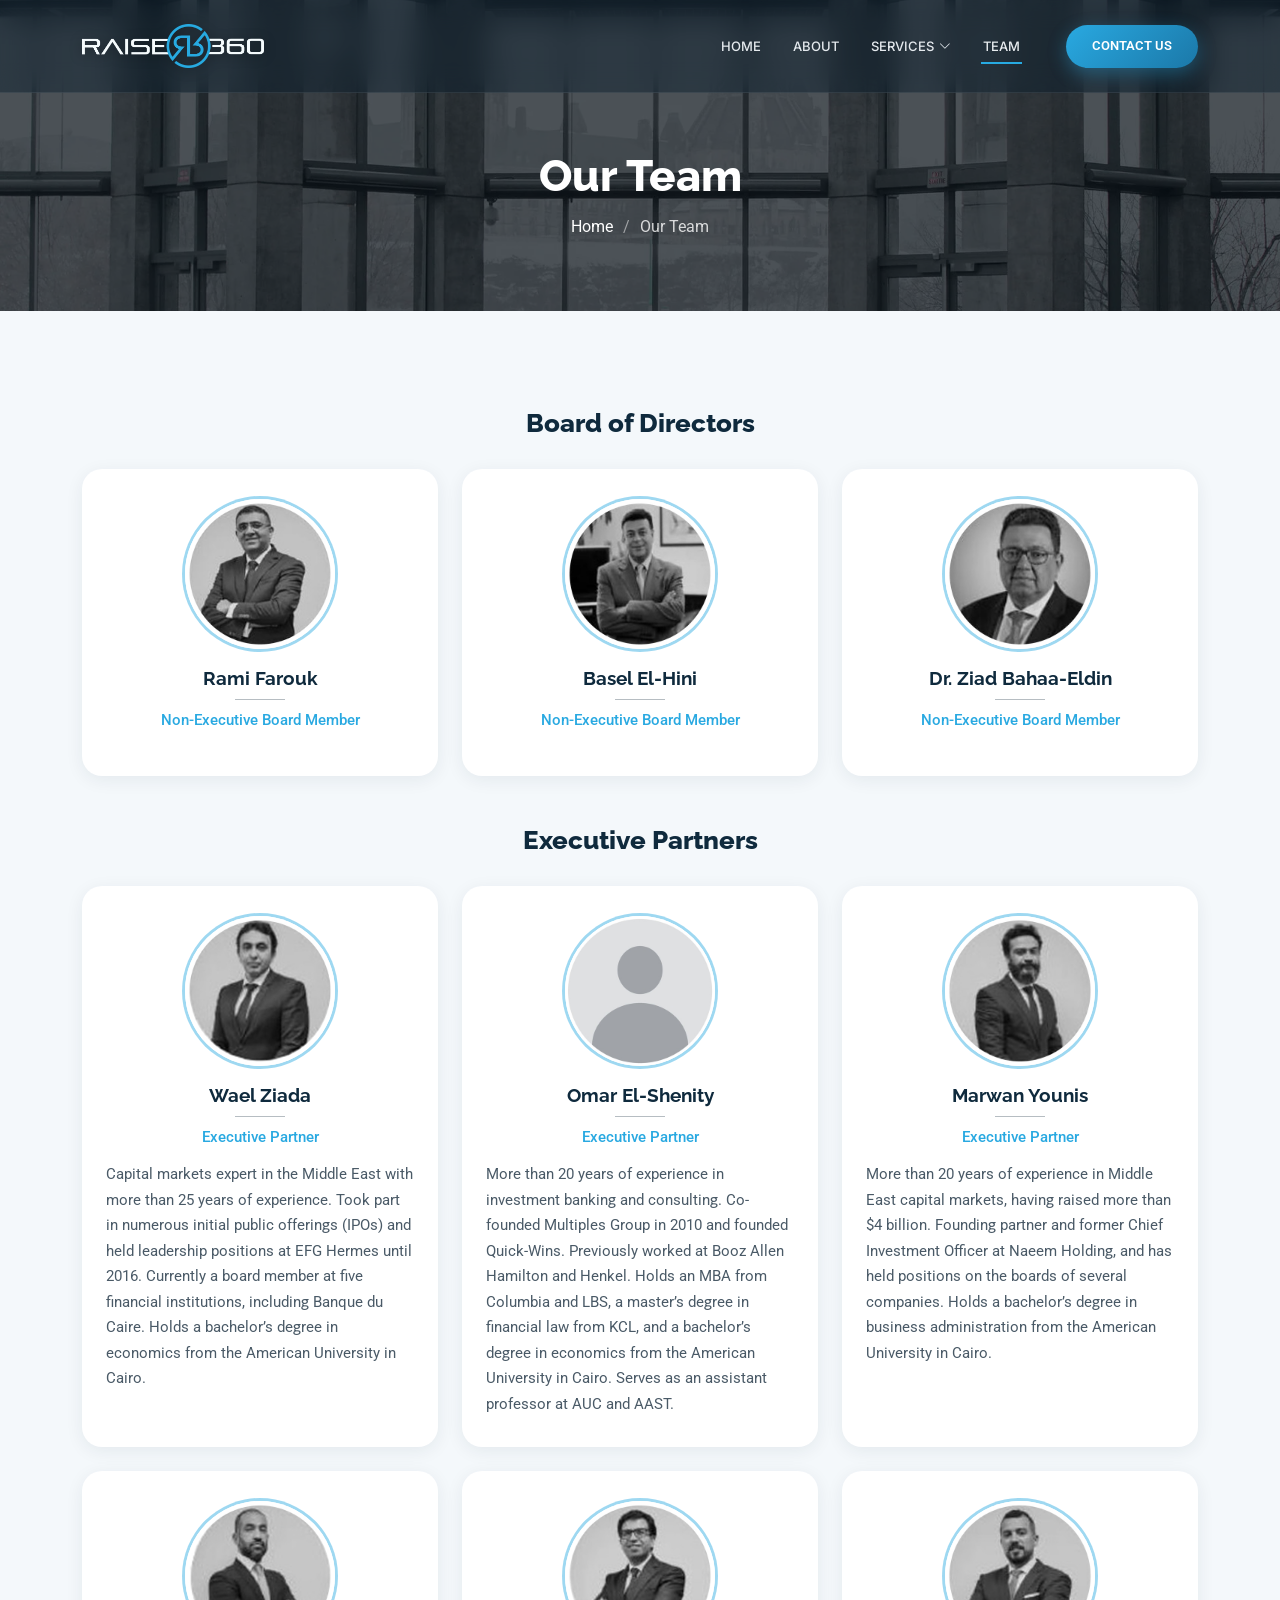
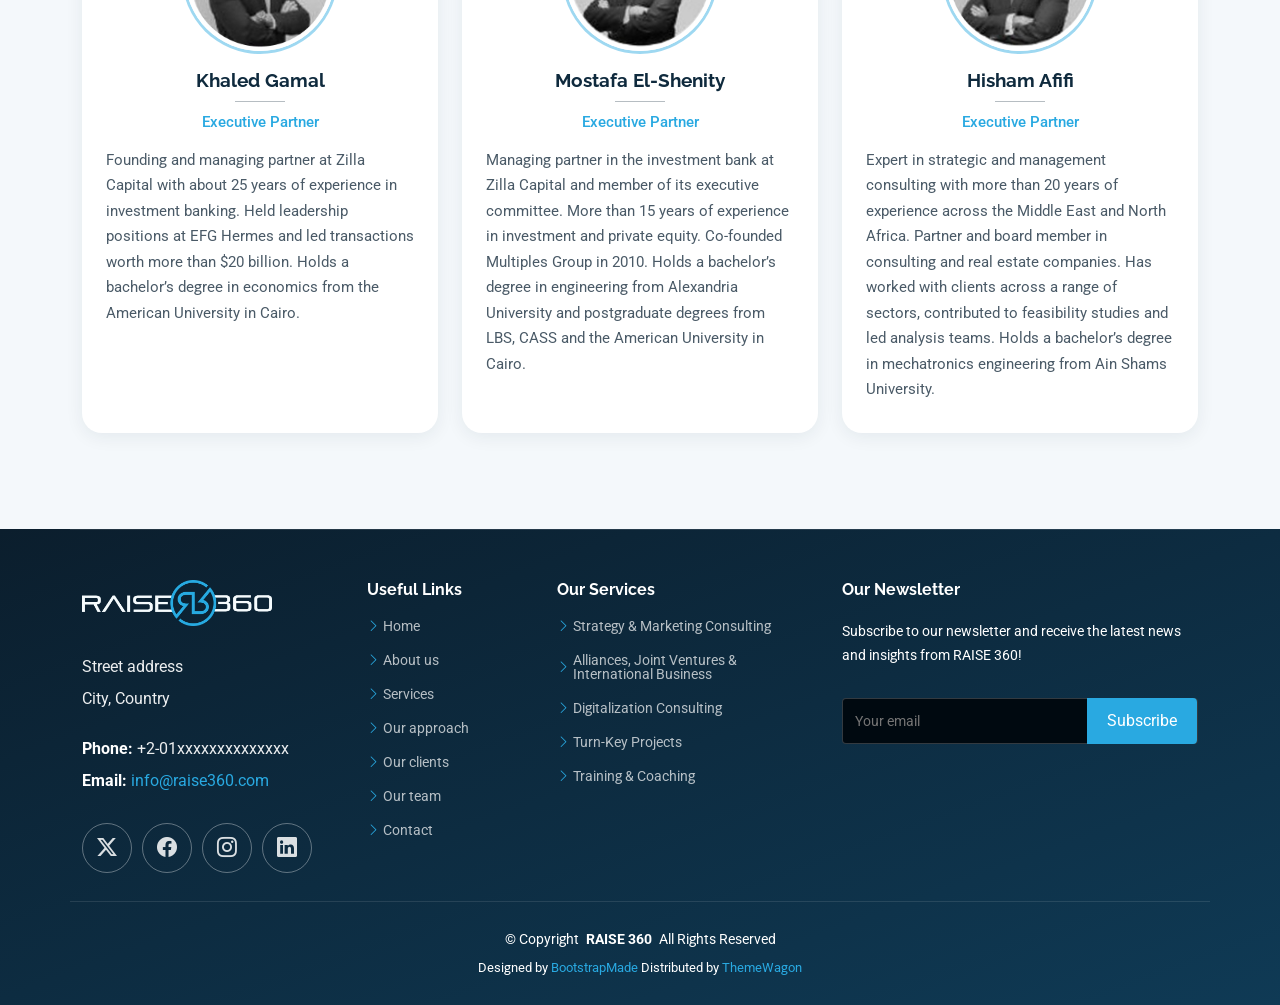
<file: team.html>
<!DOCTYPE html>
<html lang="en">

<head>
  <meta charset="utf-8">
  <meta content="width=device-width, initial-scale=1.0" name="viewport">
  <title>Our Team | RAISE 360</title>
  <meta name="description" content="Board of Directors and Executive Partners.">
  <meta name="keywords" content="RAISE 360, business consulting, digitalization, strategy consulting, marketing consulting, strategic planning, turn-key projects, training and coaching">

  <!-- Favicons -->
  <link href="assets/img/favicon.png" rel="icon">
  <link href="assets/img/apple-touch-icon.png" rel="apple-touch-icon">

  <!-- Fonts -->
  <link href="https://fonts.googleapis.com" rel="preconnect">
  <link href="https://fonts.gstatic.com" rel="preconnect" crossorigin>
  <link href="https://fonts.googleapis.com/css2?family=Roboto:ital,wght@0,100;0,300;0,400;0,500;0,700;0,900;1,100;1,300;1,400;1,500;1,700;1,900&family=Raleway:ital,wght@0,100;0,200;0,300;0,400;0,500;0,600;0,700;0,800;0,900;1,100;1,200;1,300;1,400;1,500;1,600;1,700;1,800;1,900&family=Inter:wght@100;200;300;400;500;600;700;800;900&display=swap" rel="stylesheet">

  <!-- Vendor CSS Files -->
  <link href="assets/vendor/bootstrap/css/bootstrap.min.css" rel="stylesheet">
  <link href="assets/vendor/bootstrap-icons/bootstrap-icons.css" rel="stylesheet">
  <link href="assets/vendor/aos/aos.css" rel="stylesheet">
  <link href="assets/vendor/glightbox/css/glightbox.min.css" rel="stylesheet">
  <link href="assets/vendor/swiper/swiper-bundle.min.css" rel="stylesheet">

  <!-- Main CSS File -->
  <link href="assets/css/main.css" rel="stylesheet">
  <link href="assets/css/custom.css" rel="stylesheet">
  <link href="assets/css/modern.css" rel="stylesheet">
  <link href="assets/css/consistency.css" rel="stylesheet">
  <link href="assets/css/titles.css" rel="stylesheet">
  <link href="assets/css/responsive.css" rel="stylesheet">
  <link href="assets/css/tiles-clients.css" rel="stylesheet">
  <link href="assets/css/digitalization.css" rel="stylesheet">
  <link href="assets/css/details.css" rel="stylesheet">
  <link href="assets/css/home.css" rel="stylesheet">

  <!-- =======================================================
  * Template Name: Dewi
  * Template URL: https://bootstrapmade.com/dewi-free-multi-purpose-html-template/
  * Updated: Aug 07 2024 with Bootstrap v5.3.3
  * Author: BootstrapMade.com
  * License: https://bootstrapmade.com/license/
  ======================================================== -->
</head>

<body class="inner-page">

  <header id="header" class="header d-flex align-items-center fixed-top">
    <div class="container-fluid container-xl position-relative d-flex align-items-center">

      <a href="index.html" class="logo d-flex align-items-center me-auto">
        <img src="assets/img/raise360-logo-light.png" alt="RAISE 360">
      </a>

      <nav id="navmenu" class="navmenu">
        <ul>
          <li><a href="index.html">Home</a></li>
          <li><a href="about.html">About</a></li>
          <li class="dropdown"><a href="services.html"><span>Services</span> <i class="bi bi-chevron-down toggle-dropdown"></i></a>
            <ul>
              <li><a href="services.html">Consulting Services</a></li>
              <li><a href="digitalization.html">Digitalization</a></li>
              <li><a href="turn-key.html">Turn-Key Projects</a></li>
              <li><a href="training.html">Training &amp; Coaching</a></li>
            </ul>
          </li>
          <li><a href="team.html" class="active">Team</a></li>
          <li class="d-xl-none"><a href="contact.html">Contact</a></li>
        </ul>
        <i class="mobile-nav-toggle d-xl-none bi bi-list"></i>
      </nav>

      <a class="cta-btn" href="contact.html">Contact Us</a>

    </div>
  </header>

  <main class="main">

    <!-- Page Title -->
    <div class="page-title dark-background" style="background-image: url(assets/img/page-title-bg.webp);">
      <div class="container position-relative">
        <h1>Our Team</h1>
        <nav class="breadcrumbs">
          <ol>
            <li><a href="index.html">Home</a></li>
            <li class="current">Our Team</li>
          </ol>
        </nav>
      </div>
    </div><!-- End Page Title -->

    <!-- Team Section -->
    <section id="team" class="team section light-background">

      <div class="container">

        <h3 class="team-group" data-aos="fade-up">Board of Directors</h3>
        <div class="row gy-4 mb-5 justify-content-center">

          <div class="col-lg-4 col-md-6" data-aos="fade-up" data-aos-delay="100">
            <div class="member member-card">
              <img loading="lazy" decoding="async" src="assets/img/team/rami-farouk.jpg" class="member-photo" alt="Rami Farouk">
              <h4>Rami Farouk</h4>
              <span class="role">Non-Executive Board Member</span>
            </div>
          </div><!-- End Team Member -->

          <div class="col-lg-4 col-md-6" data-aos="fade-up" data-aos-delay="200">
            <div class="member member-card">
              <img loading="lazy" decoding="async" src="assets/img/team/basel-el-hini.jpg" class="member-photo" alt="Basel El-Hini">
              <h4>Basel El-Hini</h4>
              <span class="role">Non-Executive Board Member</span>
            </div>
          </div><!-- End Team Member -->

          <div class="col-lg-4 col-md-6" data-aos="fade-up" data-aos-delay="300">
            <div class="member member-card">
              <img loading="lazy" decoding="async" src="assets/img/team/ziad-bahaa-eldin.jpg" class="member-photo" alt="Dr. Ziad Bahaa-Eldin">
              <h4>Dr. Ziad Bahaa-Eldin</h4>
              <span class="role">Non-Executive Board Member</span>
            </div>
          </div><!-- End Team Member -->

        </div>

        <h3 class="team-group" data-aos="fade-up">Executive Partners</h3>
        <div class="row gy-4">

          <div class="col-lg-4 col-md-6" data-aos="fade-up" data-aos-delay="100">
            <div class="member member-card">
              <img loading="lazy" decoding="async" src="assets/img/team/wael-ziada.jpg" class="member-photo" alt="Wael Ziada">
              <h4>Wael Ziada</h4>
              <span class="role">Executive Partner</span>
                <p>Capital markets expert in the Middle East with more than 25 years of experience. Took part in numerous initial public offerings (IPOs) and held leadership positions at EFG Hermes until 2016. Currently a board member at five financial institutions, including Banque du Caire. Holds a bachelor’s degree in economics from the American University in Cairo.</p>
            </div>
          </div><!-- End Team Member -->

          <div class="col-lg-4 col-md-6" data-aos="fade-up" data-aos-delay="200">
            <div class="member member-card">
              <img loading="lazy" decoding="async" src="assets/img/team/omar-el-shenity.jpg" class="member-photo" alt="Omar El-Shenity">
              <h4>Omar El-Shenity</h4>
              <span class="role">Executive Partner</span>
                <p>More than 20 years of experience in investment banking and consulting. Co-founded Multiples Group in 2010 and founded Quick-Wins. Previously worked at Booz Allen Hamilton and Henkel. Holds an MBA from Columbia and LBS, a master’s degree in financial law from KCL, and a bachelor’s degree in economics from the American University in Cairo. Serves as an assistant professor at AUC and AAST.</p>
            </div>
          </div><!-- End Team Member -->

          <div class="col-lg-4 col-md-6" data-aos="fade-up" data-aos-delay="300">
            <div class="member member-card">
              <img loading="lazy" decoding="async" src="assets/img/team/marwan-younis.jpg" class="member-photo" alt="Marwan Younis">
              <h4>Marwan Younis</h4>
              <span class="role">Executive Partner</span>
                <p>More than 20 years of experience in Middle East capital markets, having raised more than $4 billion. Founding partner and former Chief Investment Officer at Naeem Holding, and has held positions on the boards of several companies. Holds a bachelor’s degree in business administration from the American University in Cairo.</p>
            </div>
          </div><!-- End Team Member -->

          <div class="col-lg-4 col-md-6" data-aos="fade-up" data-aos-delay="100">
            <div class="member member-card">
              <img loading="lazy" decoding="async" src="assets/img/team/khaled-gamal.jpg" class="member-photo" alt="Khaled Gamal">
              <h4>Khaled Gamal</h4>
              <span class="role">Executive Partner</span>
                <p>Founding and managing partner at Zilla Capital with about 25 years of experience in investment banking. Held leadership positions at EFG Hermes and led transactions worth more than $20 billion. Holds a bachelor’s degree in economics from the American University in Cairo.</p>
            </div>
          </div><!-- End Team Member -->

          <div class="col-lg-4 col-md-6" data-aos="fade-up" data-aos-delay="200">
            <div class="member member-card">
              <img loading="lazy" decoding="async" src="assets/img/team/mostafa-el-shenity.jpg" class="member-photo" alt="Mostafa El-Shenity">
              <h4>Mostafa El-Shenity</h4>
              <span class="role">Executive Partner</span>
                <p>Managing partner in the investment bank at Zilla Capital and member of its executive committee. More than 15 years of experience in investment and private equity. Co-founded Multiples Group in 2010. Holds a bachelor’s degree in engineering from Alexandria University and postgraduate degrees from LBS, CASS and the American University in Cairo.</p>
            </div>
          </div><!-- End Team Member -->

          <div class="col-lg-4 col-md-6" data-aos="fade-up" data-aos-delay="300">
            <div class="member member-card">
              <img loading="lazy" decoding="async" src="assets/img/team/hisham-afifi.jpg" class="member-photo" alt="Hisham Afifi">
              <h4>Hisham Afifi</h4>
              <span class="role">Executive Partner</span>
                <p>Expert in strategic and management consulting with more than 20 years of experience across the Middle East and North Africa. Partner and board member in consulting and real estate companies. Has worked with clients across a range of sectors, contributed to feasibility studies and led analysis teams. Holds a bachelor’s degree in mechatronics engineering from Ain Shams University.</p>
            </div>
          </div><!-- End Team Member -->

        </div>

      </div>

    </section><!-- /Team Section -->

  </main>

  <footer id="footer" class="footer dark-background">

    <div class="container footer-top">
      <div class="row gy-4">
        <div class="col-lg-3 col-md-6 footer-about">
          <a href="index.html" class="logo d-flex align-items-center">
            <img src="assets/img/raise360-logo-light.png" alt="RAISE 360">
          </a>
          <!-- TODO: replace with the real office address -->
          <p class="footer-address">Street address<br>City, Country</p>
          <div class="footer-contact">
            <p><strong>Phone:</strong> +2-01xxxxxxxxxxxxxx</p>
            <p><strong>Email:</strong> <a href="mailto:info@raise360.com">info@raise360.com</a></p>
          </div>
          <!-- TODO: replace # with the real social profile URLs -->
          <div class="social-links d-flex">
            <a href="#" aria-label="X (Twitter)"><i class="bi bi-twitter-x"></i></a>
            <a href="#" aria-label="Facebook"><i class="bi bi-facebook"></i></a>
            <a href="#" aria-label="Instagram"><i class="bi bi-instagram"></i></a>
            <a href="#" aria-label="LinkedIn"><i class="bi bi-linkedin"></i></a>
          </div>
        </div>

        <div class="col-lg-2 col-md-6 footer-links">
          <h4>Useful Links</h4>
          <ul>
            <li><i class="bi bi-chevron-right"></i> <a href="index.html">Home</a></li>
            <li><i class="bi bi-chevron-right"></i> <a href="about.html">About us</a></li>
            <li><i class="bi bi-chevron-right"></i> <a href="services.html">Services</a></li>
            <li><i class="bi bi-chevron-right"></i> <a href="about.html#approach">Our approach</a></li>
            <li><i class="bi bi-chevron-right"></i> <a href="index.html#clients">Our clients</a></li>
            <li><i class="bi bi-chevron-right"></i> <a href="team.html">Our team</a></li>
            <li><i class="bi bi-chevron-right"></i> <a href="contact.html">Contact</a></li>
          </ul>
        </div>

        <div class="col-lg-3 col-md-6 footer-links">
          <h4>Our Services</h4>
          <ul>
            <li><i class="bi bi-chevron-right"></i> <a href="services.html">Strategy &amp; Marketing Consulting</a></li>
            <li><i class="bi bi-chevron-right"></i> <a href="services.html">Alliances, Joint Ventures &amp; International Business</a></li>
            <li><i class="bi bi-chevron-right"></i> <a href="digitalization.html">Digitalization Consulting</a></li>
            <li><i class="bi bi-chevron-right"></i> <a href="turn-key.html">Turn-Key Projects</a></li>
            <li><i class="bi bi-chevron-right"></i> <a href="training.html">Training &amp; Coaching</a></li>
          </ul>
        </div>

        <div class="col-lg-4 col-md-6 footer-newsletter">
          <h4>Our Newsletter</h4>
          <p>Subscribe to our newsletter and receive the latest news and insights from RAISE 360!</p>
          <form action="forms/newsletter.php" method="post" class="php-email-form">
            <div class="newsletter-form"><input type="email" name="email" placeholder="Your email" aria-label="Your email"><input type="submit" value="Subscribe"></div>
            <div class="loading">Loading</div>
            <div class="error-message"></div>
            <div class="sent-message">Your subscription request has been sent. Thank you!</div>
          </form>
        </div>

      </div>
    </div>

    <div class="container copyright text-center mt-4">
      <p>© <span>Copyright</span> <strong class="px-1 sitename">RAISE 360</strong> <span>All Rights Reserved</span></p>
      <div class="credits">
        <!-- All the links in the footer should remain intact. -->
        <!-- You can delete the links only if you've purchased the pro version. -->
        <!-- Licensing information: https://bootstrapmade.com/license/ -->
        <!-- Purchase the pro version with working PHP/AJAX contact form: [buy-url] -->
        Designed by <a href="https://bootstrapmade.com/">BootstrapMade</a> Distributed by <a href="https://themewagon.com">ThemeWagon</a>
      </div>
    </div>

  </footer>

  <!-- Scroll Top -->
  <a href="#" id="scroll-top" class="scroll-top d-flex align-items-center justify-content-center"><i class="bi bi-arrow-up-short"></i></a>

  <!-- Preloader -->
  <div id="preloader"></div>

  <!-- Vendor JS Files -->
  <script src="assets/vendor/bootstrap/js/bootstrap.bundle.min.js"></script>
  <script src="assets/vendor/php-email-form/validate.js"></script>
  <script src="assets/vendor/aos/aos.js"></script>
  <script src="assets/vendor/glightbox/js/glightbox.min.js"></script>
  <script src="assets/vendor/purecounter/purecounter_vanilla.js"></script>
  <script src="assets/vendor/swiper/swiper-bundle.min.js"></script>
  <script src="assets/vendor/imagesloaded/imagesloaded.pkgd.min.js"></script>
  <script src="assets/vendor/isotope-layout/isotope.pkgd.min.js"></script>

  <!-- Main JS File -->
  <script src="assets/js/main.js"></script>

</body>

</html>
</file>
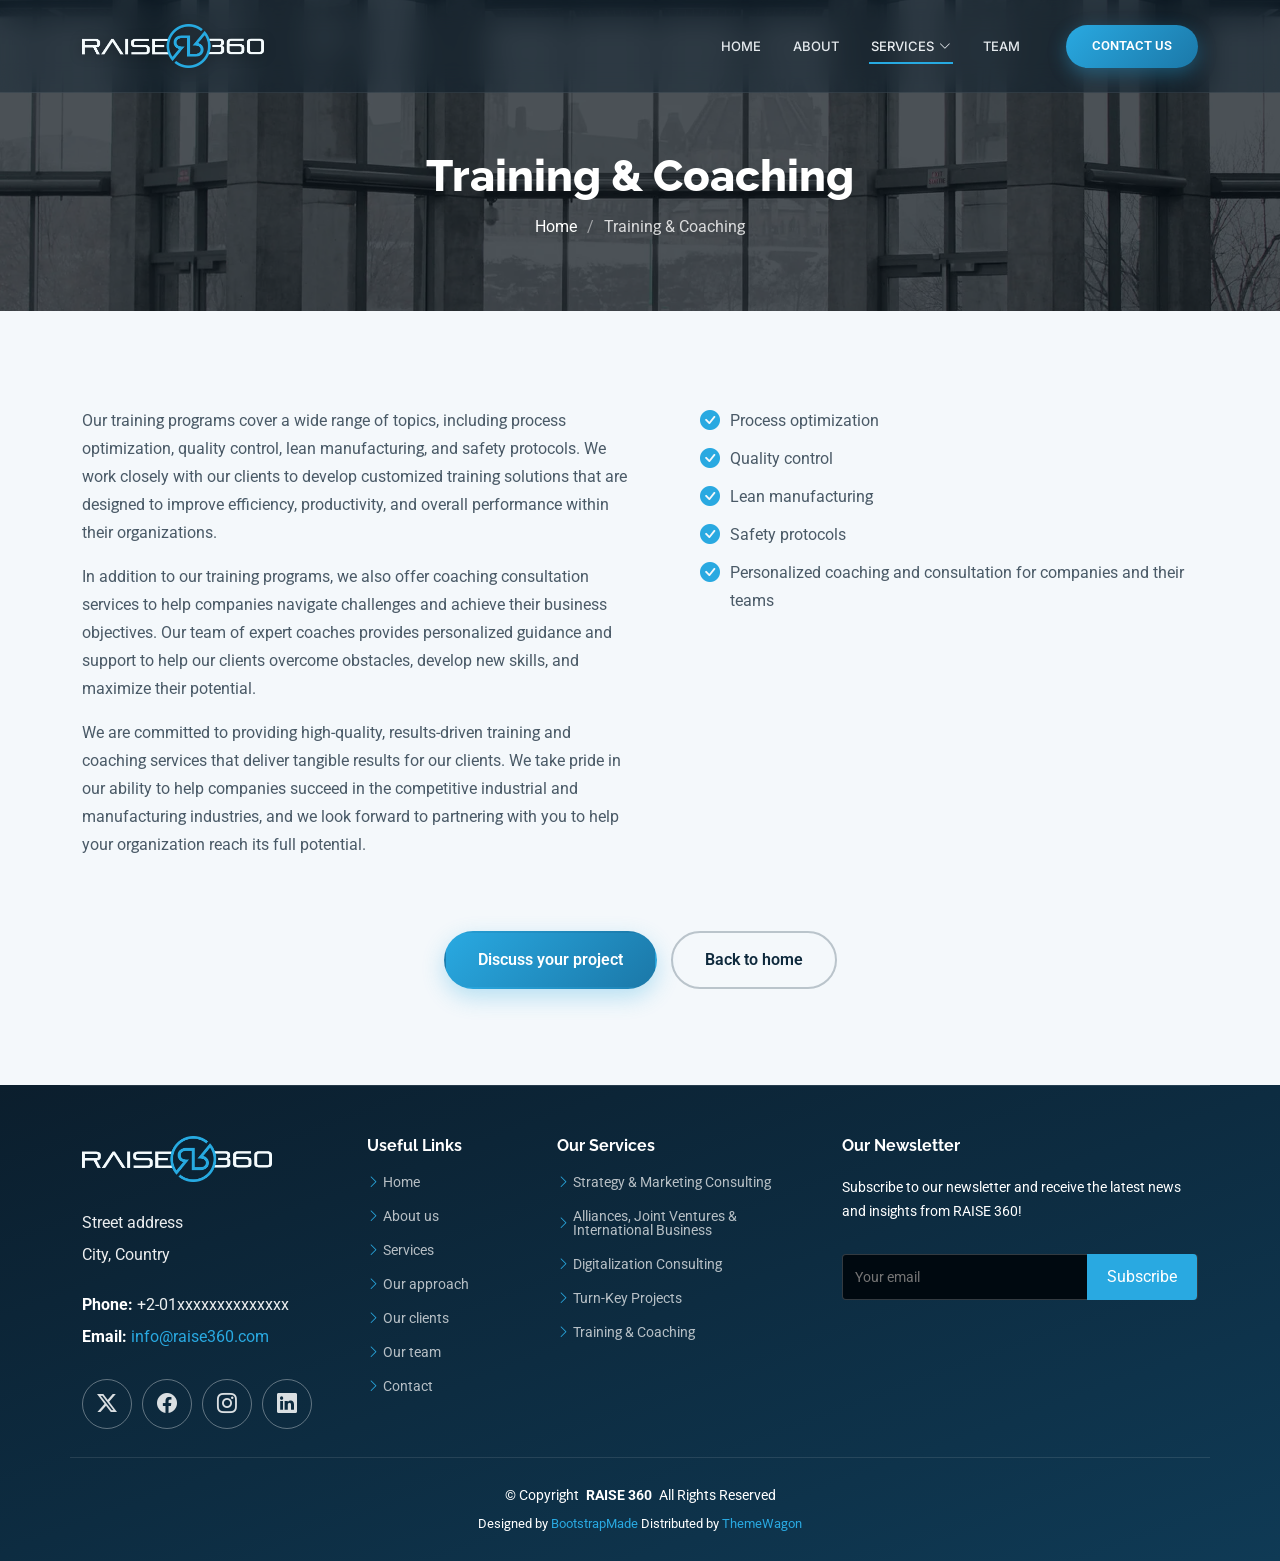
<file: training.html>
<!DOCTYPE html>
<html lang="en">

<head>
  <meta charset="utf-8">
  <meta content="width=device-width, initial-scale=1.0" name="viewport">
  <title>Training & Coaching | RAISE 360</title>
  <meta name="description" content="Results-driven training and coaching programs that build capability.">
  <meta name="keywords" content="RAISE 360, business consulting, digitalization, strategy consulting, marketing consulting, strategic planning, turn-key projects, training and coaching">

  <!-- Favicons -->
  <link href="assets/img/favicon.png" rel="icon">
  <link href="assets/img/apple-touch-icon.png" rel="apple-touch-icon">

  <!-- Fonts -->
  <link href="https://fonts.googleapis.com" rel="preconnect">
  <link href="https://fonts.gstatic.com" rel="preconnect" crossorigin>
  <link href="https://fonts.googleapis.com/css2?family=Roboto:ital,wght@0,100;0,300;0,400;0,500;0,700;0,900;1,100;1,300;1,400;1,500;1,700;1,900&family=Raleway:ital,wght@0,100;0,200;0,300;0,400;0,500;0,600;0,700;0,800;0,900;1,100;1,200;1,300;1,400;1,500;1,600;1,700;1,800;1,900&family=Inter:wght@100;200;300;400;500;600;700;800;900&display=swap" rel="stylesheet">

  <!-- Vendor CSS Files -->
  <link href="assets/vendor/bootstrap/css/bootstrap.min.css" rel="stylesheet">
  <link href="assets/vendor/bootstrap-icons/bootstrap-icons.css" rel="stylesheet">
  <link href="assets/vendor/aos/aos.css" rel="stylesheet">
  <link href="assets/vendor/glightbox/css/glightbox.min.css" rel="stylesheet">
  <link href="assets/vendor/swiper/swiper-bundle.min.css" rel="stylesheet">

  <!-- Main CSS File -->
  <link href="assets/css/main.css" rel="stylesheet">
  <link href="assets/css/custom.css" rel="stylesheet">
  <link href="assets/css/modern.css" rel="stylesheet">
  <link href="assets/css/consistency.css" rel="stylesheet">
  <link href="assets/css/titles.css" rel="stylesheet">
  <link href="assets/css/responsive.css" rel="stylesheet">
  <link href="assets/css/tiles-clients.css" rel="stylesheet">
  <link href="assets/css/digitalization.css" rel="stylesheet">
  <link href="assets/css/details.css" rel="stylesheet">
  <link href="assets/css/home.css" rel="stylesheet">

  <!-- =======================================================
  * Template Name: Dewi
  * Template URL: https://bootstrapmade.com/dewi-free-multi-purpose-html-template/
  * Updated: Aug 07 2024 with Bootstrap v5.3.3
  * Author: BootstrapMade.com
  * License: https://bootstrapmade.com/license/
  ======================================================== -->
</head>

<body class="inner-page">

  <header id="header" class="header d-flex align-items-center fixed-top">
    <div class="container-fluid container-xl position-relative d-flex align-items-center">

      <a href="index.html" class="logo d-flex align-items-center me-auto">
        <img src="assets/img/raise360-logo-light.png" alt="RAISE 360">
      </a>

      <nav id="navmenu" class="navmenu">
        <ul>
          <li><a href="index.html">Home</a></li>
          <li><a href="about.html">About</a></li>
          <li class="dropdown"><a href="services.html" class="active"><span>Services</span> <i class="bi bi-chevron-down toggle-dropdown"></i></a>
            <ul>
              <li><a href="services.html">Consulting Services</a></li>
              <li><a href="digitalization.html">Digitalization</a></li>
              <li><a href="turn-key.html">Turn-Key Projects</a></li>
              <li><a href="training.html" class="active">Training &amp; Coaching</a></li>
            </ul>
          </li>
          <li><a href="team.html">Team</a></li>
          <li class="d-xl-none"><a href="contact.html">Contact</a></li>
        </ul>
        <i class="mobile-nav-toggle d-xl-none bi bi-list"></i>
      </nav>

      <a class="cta-btn" href="contact.html">Contact Us</a>

    </div>
  </header>

  <main class="main">

    <!-- Page Title -->
    <div class="page-title dark-background" style="background-image: url(assets/img/page-title-bg.webp);">
      <div class="container position-relative">
        <h1>Training &amp; Coaching</h1>
        <nav class="breadcrumbs">
          <ol>
            <li><a href="index.html">Home</a></li>
            <li class="current">Training &amp; Coaching</li>
          </ol>
        </nav>
      </div>
    </div><!-- End Page Title -->

    <!-- Training Section -->
    <section id="training" class="about section light-background">

      <div class="container">

        <div class="row gy-4">
          <div class="col-lg-6" data-aos="fade-up" data-aos-delay="100">
            <p>Our training programs cover a wide range of topics, including process optimization, quality control, lean manufacturing, and safety protocols. We work closely with our clients to develop customized training solutions that are designed to improve efficiency, productivity, and overall performance within their organizations.</p>
            <p>In addition to our training programs, we also offer coaching consultation services to help companies navigate challenges and achieve their business objectives. Our team of expert coaches provides personalized guidance and support to help our clients overcome obstacles, develop new skills, and maximize their potential.</p>
            <p>We are committed to providing high-quality, results-driven training and coaching services that deliver tangible results for our clients. We take pride in our ability to help companies succeed in the competitive industrial and manufacturing industries, and we look forward to partnering with you to help your organization reach its full potential.</p>
          </div>
          <div class="col-lg-6" data-aos="fade-up" data-aos-delay="250">
            <div class="content ps-0 ps-lg-5">
              <ul>
                <li><i class="bi bi-check-circle-fill"></i> <span>Process optimization</span></li>
                <li><i class="bi bi-check-circle-fill"></i> <span>Quality control</span></li>
                <li><i class="bi bi-check-circle-fill"></i> <span>Lean manufacturing</span></li>
                <li><i class="bi bi-check-circle-fill"></i> <span>Safety protocols</span></li>
                <li><i class="bi bi-check-circle-fill"></i> <span>Personalized coaching and consultation for companies and their teams</span></li>
              </ul>
            </div>
          </div>
        </div>

      </div>


    <div class="container text-center detail-cta" data-aos="fade-up">
      <a href="contact.html" class="btn-more">Discuss your project</a>
      <a href="index.html" class="btn-more outline">Back to home</a>
    </div>
    </section><!-- /Training Section -->

  </main>

  <footer id="footer" class="footer dark-background">

    <div class="container footer-top">
      <div class="row gy-4">
        <div class="col-lg-3 col-md-6 footer-about">
          <a href="index.html" class="logo d-flex align-items-center">
            <img src="assets/img/raise360-logo-light.png" alt="RAISE 360">
          </a>
          <!-- TODO: replace with the real office address -->
          <p class="footer-address">Street address<br>City, Country</p>
          <div class="footer-contact">
            <p><strong>Phone:</strong> +2-01xxxxxxxxxxxxxx</p>
            <p><strong>Email:</strong> <a href="mailto:info@raise360.com">info@raise360.com</a></p>
          </div>
          <!-- TODO: replace # with the real social profile URLs -->
          <div class="social-links d-flex">
            <a href="#" aria-label="X (Twitter)"><i class="bi bi-twitter-x"></i></a>
            <a href="#" aria-label="Facebook"><i class="bi bi-facebook"></i></a>
            <a href="#" aria-label="Instagram"><i class="bi bi-instagram"></i></a>
            <a href="#" aria-label="LinkedIn"><i class="bi bi-linkedin"></i></a>
          </div>
        </div>

        <div class="col-lg-2 col-md-6 footer-links">
          <h4>Useful Links</h4>
          <ul>
            <li><i class="bi bi-chevron-right"></i> <a href="index.html">Home</a></li>
            <li><i class="bi bi-chevron-right"></i> <a href="about.html">About us</a></li>
            <li><i class="bi bi-chevron-right"></i> <a href="services.html">Services</a></li>
            <li><i class="bi bi-chevron-right"></i> <a href="about.html#approach">Our approach</a></li>
            <li><i class="bi bi-chevron-right"></i> <a href="index.html#clients">Our clients</a></li>
            <li><i class="bi bi-chevron-right"></i> <a href="team.html">Our team</a></li>
            <li><i class="bi bi-chevron-right"></i> <a href="contact.html">Contact</a></li>
          </ul>
        </div>

        <div class="col-lg-3 col-md-6 footer-links">
          <h4>Our Services</h4>
          <ul>
            <li><i class="bi bi-chevron-right"></i> <a href="services.html">Strategy &amp; Marketing Consulting</a></li>
            <li><i class="bi bi-chevron-right"></i> <a href="services.html">Alliances, Joint Ventures &amp; International Business</a></li>
            <li><i class="bi bi-chevron-right"></i> <a href="digitalization.html">Digitalization Consulting</a></li>
            <li><i class="bi bi-chevron-right"></i> <a href="turn-key.html">Turn-Key Projects</a></li>
            <li><i class="bi bi-chevron-right"></i> <a href="training.html">Training &amp; Coaching</a></li>
          </ul>
        </div>

        <div class="col-lg-4 col-md-6 footer-newsletter">
          <h4>Our Newsletter</h4>
          <p>Subscribe to our newsletter and receive the latest news and insights from RAISE 360!</p>
          <form action="forms/newsletter.php" method="post" class="php-email-form">
            <div class="newsletter-form"><input type="email" name="email" placeholder="Your email" aria-label="Your email"><input type="submit" value="Subscribe"></div>
            <div class="loading">Loading</div>
            <div class="error-message"></div>
            <div class="sent-message">Your subscription request has been sent. Thank you!</div>
          </form>
        </div>

      </div>
    </div>

    <div class="container copyright text-center mt-4">
      <p>© <span>Copyright</span> <strong class="px-1 sitename">RAISE 360</strong> <span>All Rights Reserved</span></p>
      <div class="credits">
        <!-- All the links in the footer should remain intact. -->
        <!-- You can delete the links only if you've purchased the pro version. -->
        <!-- Licensing information: https://bootstrapmade.com/license/ -->
        <!-- Purchase the pro version with working PHP/AJAX contact form: [buy-url] -->
        Designed by <a href="https://bootstrapmade.com/">BootstrapMade</a> Distributed by <a href="https://themewagon.com">ThemeWagon</a>
      </div>
    </div>

  </footer>

  <!-- Scroll Top -->
  <a href="#" id="scroll-top" class="scroll-top d-flex align-items-center justify-content-center"><i class="bi bi-arrow-up-short"></i></a>

  <!-- Preloader -->
  <div id="preloader"></div>

  <!-- Vendor JS Files -->
  <script src="assets/vendor/bootstrap/js/bootstrap.bundle.min.js"></script>
  <script src="assets/vendor/php-email-form/validate.js"></script>
  <script src="assets/vendor/aos/aos.js"></script>
  <script src="assets/vendor/glightbox/js/glightbox.min.js"></script>
  <script src="assets/vendor/purecounter/purecounter_vanilla.js"></script>
  <script src="assets/vendor/swiper/swiper-bundle.min.js"></script>
  <script src="assets/vendor/imagesloaded/imagesloaded.pkgd.min.js"></script>
  <script src="assets/vendor/isotope-layout/isotope.pkgd.min.js"></script>

  <!-- Main JS File -->
  <script src="assets/js/main.js"></script>

</body>

</html>
</file>
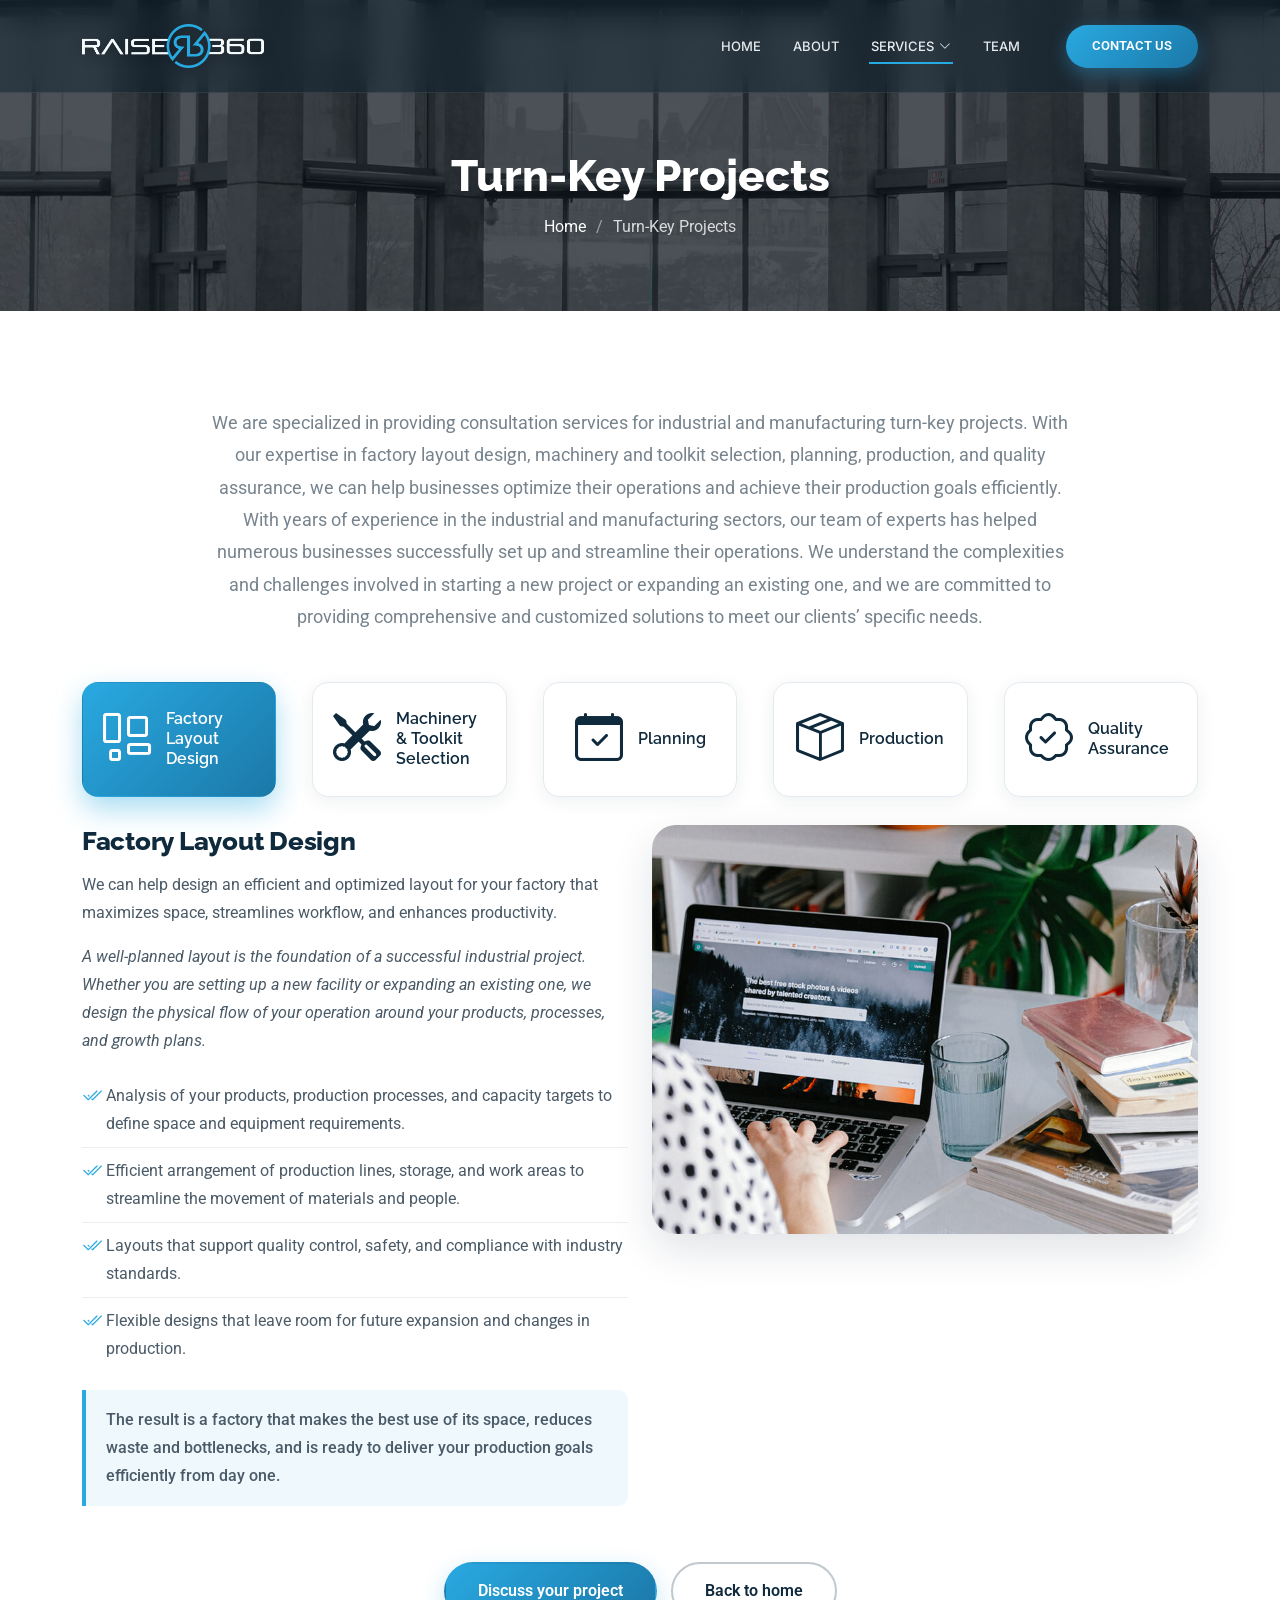
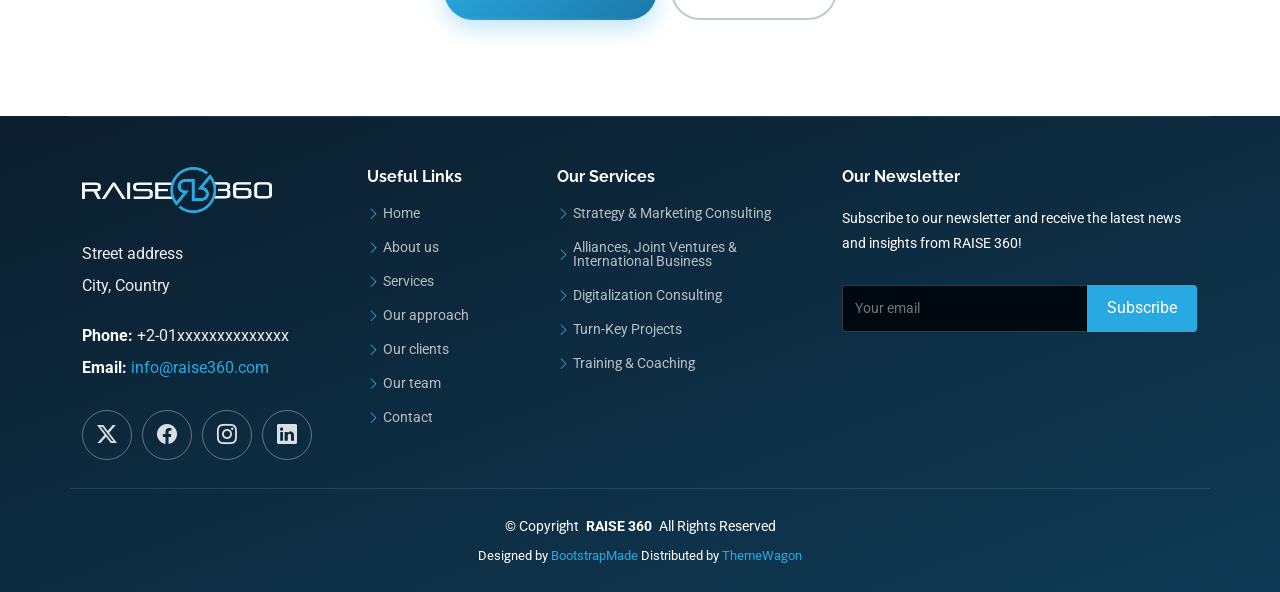
<file: turn-key.html>
<!DOCTYPE html>
<html lang="en">

<head>
  <meta charset="utf-8">
  <meta content="width=device-width, initial-scale=1.0" name="viewport">
  <title>Turn-Key Projects | RAISE 360</title>
  <meta name="description" content="Industrial and manufacturing turn-key project consultation.">
  <meta name="keywords" content="RAISE 360, business consulting, digitalization, strategy consulting, marketing consulting, strategic planning, turn-key projects, training and coaching">

  <!-- Favicons -->
  <link href="assets/img/favicon.png" rel="icon">
  <link href="assets/img/apple-touch-icon.png" rel="apple-touch-icon">

  <!-- Fonts -->
  <link href="https://fonts.googleapis.com" rel="preconnect">
  <link href="https://fonts.gstatic.com" rel="preconnect" crossorigin>
  <link href="https://fonts.googleapis.com/css2?family=Roboto:ital,wght@0,100;0,300;0,400;0,500;0,700;0,900;1,100;1,300;1,400;1,500;1,700;1,900&family=Raleway:ital,wght@0,100;0,200;0,300;0,400;0,500;0,600;0,700;0,800;0,900;1,100;1,200;1,300;1,400;1,500;1,600;1,700;1,800;1,900&family=Inter:wght@100;200;300;400;500;600;700;800;900&display=swap" rel="stylesheet">

  <!-- Vendor CSS Files -->
  <link href="assets/vendor/bootstrap/css/bootstrap.min.css" rel="stylesheet">
  <link href="assets/vendor/bootstrap-icons/bootstrap-icons.css" rel="stylesheet">
  <link href="assets/vendor/aos/aos.css" rel="stylesheet">
  <link href="assets/vendor/glightbox/css/glightbox.min.css" rel="stylesheet">
  <link href="assets/vendor/swiper/swiper-bundle.min.css" rel="stylesheet">

  <!-- Main CSS File -->
  <link href="assets/css/main.css" rel="stylesheet">
  <link href="assets/css/custom.css" rel="stylesheet">
  <link href="assets/css/modern.css" rel="stylesheet">
  <link href="assets/css/consistency.css" rel="stylesheet">
  <link href="assets/css/titles.css" rel="stylesheet">
  <link href="assets/css/responsive.css" rel="stylesheet">
  <link href="assets/css/tiles-clients.css" rel="stylesheet">
  <link href="assets/css/digitalization.css" rel="stylesheet">
  <link href="assets/css/details.css" rel="stylesheet">
  <link href="assets/css/home.css" rel="stylesheet">

  <!-- =======================================================
  * Template Name: Dewi
  * Template URL: https://bootstrapmade.com/dewi-free-multi-purpose-html-template/
  * Updated: Aug 07 2024 with Bootstrap v5.3.3
  * Author: BootstrapMade.com
  * License: https://bootstrapmade.com/license/
  ======================================================== -->
</head>

<body class="inner-page">

  <header id="header" class="header d-flex align-items-center fixed-top">
    <div class="container-fluid container-xl position-relative d-flex align-items-center">

      <a href="index.html" class="logo d-flex align-items-center me-auto">
        <img src="assets/img/raise360-logo-light.png" alt="RAISE 360">
      </a>

      <nav id="navmenu" class="navmenu">
        <ul>
          <li><a href="index.html">Home</a></li>
          <li><a href="about.html">About</a></li>
          <li class="dropdown"><a href="services.html" class="active"><span>Services</span> <i class="bi bi-chevron-down toggle-dropdown"></i></a>
            <ul>
              <li><a href="services.html">Consulting Services</a></li>
              <li><a href="digitalization.html">Digitalization</a></li>
              <li><a href="turn-key.html" class="active">Turn-Key Projects</a></li>
              <li><a href="training.html">Training &amp; Coaching</a></li>
            </ul>
          </li>
          <li><a href="team.html">Team</a></li>
          <li class="d-xl-none"><a href="contact.html">Contact</a></li>
        </ul>
        <i class="mobile-nav-toggle d-xl-none bi bi-list"></i>
      </nav>

      <a class="cta-btn" href="contact.html">Contact Us</a>

    </div>
  </header>

  <main class="main">

    <!-- Page Title -->
    <div class="page-title dark-background" style="background-image: url(assets/img/page-title-bg.webp);">
      <div class="container position-relative">
        <h1>Turn-Key Projects</h1>
        <nav class="breadcrumbs">
          <ol>
            <li><a href="index.html">Home</a></li>
            <li class="current">Turn-Key Projects</li>
          </ol>
        </nav>
      </div>
    </div><!-- End Page Title -->

    <!-- Turn-Key Projects Section -->
    <section id="turnkey" class="features section">

      <div class="container">

        <div class="row justify-content-center mb-5" data-aos="fade-up">
          <div class="col-lg-10 text-center">
            <p>We are specialized in providing consultation services for industrial and manufacturing turn-key projects. With our expertise in factory layout design, machinery and toolkit selection, planning, production, and quality assurance, we can help businesses optimize their operations and achieve their production goals efficiently. With years of experience in the industrial and manufacturing sectors, our team of experts has helped numerous businesses successfully set up and streamline their operations. We understand the complexities and challenges involved in starting a new project or expanding an existing one, and we are committed to providing comprehensive and customized solutions to meet our clients’ specific needs.</p>
          </div>
        </div>

        <ul class="nav nav-tabs row  d-flex" data-aos="fade-up" data-aos-delay="100">
          <li class="nav-item col">
            <a class="nav-link active show" data-bs-toggle="tab" data-bs-target="#turnkey-tab-1">
              <i class="bi bi-layout-wtf"></i>
              <h4 class="d-none d-lg-block">Factory Layout Design</h4>
            </a>
          </li>
          <li class="nav-item col">
            <a class="nav-link" data-bs-toggle="tab" data-bs-target="#turnkey-tab-2">
              <i class="bi bi-tools"></i>
              <h4 class="d-none d-lg-block">Machinery &amp; Toolkit Selection</h4>
            </a>
          </li>
          <li class="nav-item col">
            <a class="nav-link" data-bs-toggle="tab" data-bs-target="#turnkey-tab-3">
              <i class="bi bi-calendar-check"></i>
              <h4 class="d-none d-lg-block">Planning</h4>
            </a>
          </li>
          <li class="nav-item col">
            <a class="nav-link" data-bs-toggle="tab" data-bs-target="#turnkey-tab-4">
              <i class="bi bi-box-seam"></i>
              <h4 class="d-none d-lg-block">Production</h4>
            </a>
          </li>
          <li class="nav-item col">
            <a class="nav-link" data-bs-toggle="tab" data-bs-target="#turnkey-tab-5">
              <i class="bi bi-patch-check"></i>
              <h4 class="d-none d-lg-block">Quality Assurance</h4>
            </a>
          </li>
        </ul><!-- End Tab Nav -->

        <div class="tab-content" data-aos="fade-up" data-aos-delay="200">

          <div class="tab-pane fade active show" id="turnkey-tab-1">
            <div class="row">
              <div class="col-lg-6 order-2 order-lg-1 mt-3 mt-lg-0">
                <h3>Factory Layout Design</h3>
                <p>We can help design an efficient and optimized layout for your factory that maximizes space, streamlines workflow, and enhances productivity.</p>
                <p class="fst-italic">
                  A well-planned layout is the foundation of a successful industrial project. Whether you are setting up a new facility or expanding an existing one, we design the physical flow of your operation around your products, processes, and growth plans.
                </p>
                <ul>
                  <li><i class="bi bi-check2-all"></i> <span>Analysis of your products, production processes, and capacity targets to define space and equipment requirements.</span></li>
                  <li><i class="bi bi-check2-all"></i> <span>Efficient arrangement of production lines, storage, and work areas to streamline the movement of materials and people.</span></li>
                  <li><i class="bi bi-check2-all"></i> <span>Layouts that support quality control, safety, and compliance with industry standards.</span></li>
                  <li><i class="bi bi-check2-all"></i> <span>Flexible designs that leave room for future expansion and changes in production.</span></li>
                </ul>
                <p>
                  The result is a factory that makes the best use of its space, reduces waste and bottlenecks, and is ready to deliver your production goals efficiently from day one.
                </p>
              </div>
              <div class="col-lg-6 order-1 order-lg-2 text-center">
                <img loading="lazy" decoding="async" src="assets/img/working-1.jpg" alt="" class="img-fluid">
              </div>
            </div>
          </div><!-- End Tab Content Item -->

          <div class="tab-pane fade" id="turnkey-tab-2">
            <div class="row">
              <div class="col-lg-6 order-2 order-lg-1 mt-3 mt-lg-0">
                <h3>Machinery &amp; Toolkit Selection</h3>
                <p>Our experts will assist you in choosing the right machinery and tools for your production needs, considering factors such as capacity, efficiency, and cost-effectiveness.</p>
                <p class="fst-italic">
                  The right equipment is one of the most important investments in any industrial project. We help you choose machinery and tools that fit your products, your target output, and your budget, so that you invest in what you actually need and avoid costly over- or under-specification.
                </p>
                <ul>
                  <li><i class="bi bi-check2-all"></i> <span>Definition of your production requirements, product range, and target capacity as the basis for every equipment decision.</span></li>
                  <li><i class="bi bi-check2-all"></i> <span>Assessment of the available machinery and tooling options, comparing capacity, efficiency, reliability, and cost-effectiveness.</span></li>
                  <li><i class="bi bi-check2-all"></i> <span>Evaluation of the full cost of ownership, including purchase, installation, operation, maintenance, and spare parts.</span></li>
                  <li><i class="bi bi-check2-all"></i> <span>Review of supplier offers and technical specifications to support well-informed purchasing decisions.</span></li>
                  <li><i class="bi bi-check2-all"></i> <span>Alignment of equipment with the factory layout, utilities, safety requirements, and the skills of your workforce.</span></li>
                  <li><i class="bi bi-check2-all"></i> <span>Selection of the toolkits and auxiliary equipment needed to keep production running smoothly.</span></li>
                </ul>
                <p>
                  The result is a clear, justified equipment selection that balances performance and cost, and is matched to your production goals from the start.
                </p>
              </div>
              <div class="col-lg-6 order-1 order-lg-2 text-center">
                <img loading="lazy" decoding="async" src="assets/img/working-2.jpg" alt="" class="img-fluid">
              </div>
            </div>
          </div><!-- End Tab Content Item -->

          <div class="tab-pane fade" id="turnkey-tab-3">
            <div class="row">
              <div class="col-lg-6 order-2 order-lg-1 mt-3 mt-lg-0">
                <h3>Planning</h3>
                <p>We can help you develop a detailed project plan that outlines timelines, budgets, resource allocation, and risk management strategies to ensure smooth project execution.</p>
                <p class="fst-italic">
                  A turn-key project involves many connected steps and parties. A clear plan keeps all of them aligned, from the first decision to the first production run, whether you are starting a new project or expanding an existing one.
                </p>
                <ul>
                  <li><i class="bi bi-check2-all"></i> <span>Breakdown of the project into clear stages, activities, and milestones with realistic timelines.</span></li>
                  <li><i class="bi bi-check2-all"></i> <span>Budget preparation and cost control for each phase, so that spending stays visible and under management.</span></li>
                  <li><i class="bi bi-check2-all"></i> <span>Allocation of people, equipment, materials, and other resources across the project.</span></li>
                  <li><i class="bi bi-check2-all"></i> <span>Identification and assessment of risks, with mitigation and contingency strategies prepared in advance.</span></li>
                  <li><i class="bi bi-check2-all"></i> <span>Definition of responsibilities and coordination between your team, suppliers, and contractors.</span></li>
                  <li><i class="bi bi-check2-all"></i> <span>Progress monitoring and reporting, so deviations are detected early and corrected quickly.</span></li>
                </ul>
                <p>
                  The result is a practical roadmap that supports smooth execution, helps you stay on schedule and on budget, and reduces surprises along the way.
                </p>
              </div>
              <div class="col-lg-6 order-1 order-lg-2 text-center">
                <img loading="lazy" decoding="async" src="assets/img/working-3.jpg" alt="" class="img-fluid">
              </div>
            </div>
          </div><!-- End Tab Content Item -->

          <div class="tab-pane fade" id="turnkey-tab-4">
            <div class="row">
              <div class="col-lg-6 order-2 order-lg-1 mt-3 mt-lg-0">
                <h3>Production</h3>
                <p>Our team can provide guidance and support throughout the production process, from setting up production lines to implementing quality control measures.</p>
                <p class="fst-italic">
                  Turning a planned factory into an operating one is a critical phase. We work alongside your team to set up production in a structured way and bring it to stable, efficient operation.
                </p>
                <ul>
                  <li><i class="bi bi-check2-all"></i> <span>Setup of production lines, including the sequence of operations, workstations, and material flow.</span></li>
                  <li><i class="bi bi-check2-all"></i> <span>Support during installation, commissioning, and the start of production.</span></li>
                  <li><i class="bi bi-check2-all"></i> <span>Definition of production procedures and work instructions so that operations are consistent and repeatable.</span></li>
                  <li><i class="bi bi-check2-all"></i> <span>Optimization of workflow and process efficiency to reduce waste, delays, and bottlenecks.</span></li>
                  <li><i class="bi bi-check2-all"></i> <span>Implementation of quality control measures within the production process.</span></li>
                  <li><i class="bi bi-check2-all"></i> <span>Guidance for your team during ramp-up, until production runs stably at the planned level.</span></li>
                </ul>
                <p>
                  The result is production lines that are set up properly, operate efficiently, and are ready to deliver your output and quality targets.
                </p>
              </div>
              <div class="col-lg-6 order-1 order-lg-2 text-center">
                <img loading="lazy" decoding="async" src="assets/img/working-4.jpg" alt="" class="img-fluid">
              </div>
            </div>
          </div><!-- End Tab Content Item -->

          <div class="tab-pane fade" id="turnkey-tab-5">
            <div class="row">
              <div class="col-lg-6 order-2 order-lg-1 mt-3 mt-lg-0">
                <h3>Quality Assurance</h3>
                <p>We prioritize quality at every stage of the project and offer services such as quality audits, inspections, and certifications to ensure that your products meet industry standards and customer expectations.</p>
                <p class="fst-italic">
                  Quality is not something to check only at the end. We build it into every stage of the project, from planning and equipment through to the finished product, so that standards are met consistently.
                </p>
                <ul>
                  <li><i class="bi bi-check2-all"></i> <span>Quality audits of your processes, facilities, and practices against the relevant industry standards.</span></li>
                  <li><i class="bi bi-check2-all"></i> <span>Inspections at key stages of the project and of production, to detect issues early.</span></li>
                  <li><i class="bi bi-check2-all"></i> <span>Support toward the certifications relevant to your industry and your customers.</span></li>
                  <li><i class="bi bi-check2-all"></i> <span>Identification of gaps, with practical corrective and preventive actions.</span></li>
                  <li><i class="bi bi-check2-all"></i> <span>Quality control procedures and documentation that your team can apply day to day.</span></li>
                  <li><i class="bi bi-check2-all"></i> <span>Guidance on maintaining quality standards over time as production grows.</span></li>
                </ul>
                <p>
                  The result is products that meet industry standards and customer expectations, and a quality system that supports your reputation and growth.
                </p>
              </div>
              <div class="col-lg-6 order-1 order-lg-2 text-center">
                <img loading="lazy" decoding="async" src="assets/img/working-1.jpg" alt="" class="img-fluid">
              </div>
            </div>
          </div><!-- End Tab Content Item -->

        </div>

      </div>


    <div class="container text-center detail-cta" data-aos="fade-up">
      <a href="contact.html" class="btn-more">Discuss your project</a>
      <a href="index.html" class="btn-more outline">Back to home</a>
    </div>
    </section><!-- /Turn-Key Projects Section -->

  </main>

  <footer id="footer" class="footer dark-background">

    <div class="container footer-top">
      <div class="row gy-4">
        <div class="col-lg-3 col-md-6 footer-about">
          <a href="index.html" class="logo d-flex align-items-center">
            <img src="assets/img/raise360-logo-light.png" alt="RAISE 360">
          </a>
          <!-- TODO: replace with the real office address -->
          <p class="footer-address">Street address<br>City, Country</p>
          <div class="footer-contact">
            <p><strong>Phone:</strong> +2-01xxxxxxxxxxxxxx</p>
            <p><strong>Email:</strong> <a href="mailto:info@raise360.com">info@raise360.com</a></p>
          </div>
          <!-- TODO: replace # with the real social profile URLs -->
          <div class="social-links d-flex">
            <a href="#" aria-label="X (Twitter)"><i class="bi bi-twitter-x"></i></a>
            <a href="#" aria-label="Facebook"><i class="bi bi-facebook"></i></a>
            <a href="#" aria-label="Instagram"><i class="bi bi-instagram"></i></a>
            <a href="#" aria-label="LinkedIn"><i class="bi bi-linkedin"></i></a>
          </div>
        </div>

        <div class="col-lg-2 col-md-6 footer-links">
          <h4>Useful Links</h4>
          <ul>
            <li><i class="bi bi-chevron-right"></i> <a href="index.html">Home</a></li>
            <li><i class="bi bi-chevron-right"></i> <a href="about.html">About us</a></li>
            <li><i class="bi bi-chevron-right"></i> <a href="services.html">Services</a></li>
            <li><i class="bi bi-chevron-right"></i> <a href="about.html#approach">Our approach</a></li>
            <li><i class="bi bi-chevron-right"></i> <a href="index.html#clients">Our clients</a></li>
            <li><i class="bi bi-chevron-right"></i> <a href="team.html">Our team</a></li>
            <li><i class="bi bi-chevron-right"></i> <a href="contact.html">Contact</a></li>
          </ul>
        </div>

        <div class="col-lg-3 col-md-6 footer-links">
          <h4>Our Services</h4>
          <ul>
            <li><i class="bi bi-chevron-right"></i> <a href="services.html">Strategy &amp; Marketing Consulting</a></li>
            <li><i class="bi bi-chevron-right"></i> <a href="services.html">Alliances, Joint Ventures &amp; International Business</a></li>
            <li><i class="bi bi-chevron-right"></i> <a href="digitalization.html">Digitalization Consulting</a></li>
            <li><i class="bi bi-chevron-right"></i> <a href="turn-key.html">Turn-Key Projects</a></li>
            <li><i class="bi bi-chevron-right"></i> <a href="training.html">Training &amp; Coaching</a></li>
          </ul>
        </div>

        <div class="col-lg-4 col-md-6 footer-newsletter">
          <h4>Our Newsletter</h4>
          <p>Subscribe to our newsletter and receive the latest news and insights from RAISE 360!</p>
          <form action="forms/newsletter.php" method="post" class="php-email-form">
            <div class="newsletter-form"><input type="email" name="email" placeholder="Your email" aria-label="Your email"><input type="submit" value="Subscribe"></div>
            <div class="loading">Loading</div>
            <div class="error-message"></div>
            <div class="sent-message">Your subscription request has been sent. Thank you!</div>
          </form>
        </div>

      </div>
    </div>

    <div class="container copyright text-center mt-4">
      <p>© <span>Copyright</span> <strong class="px-1 sitename">RAISE 360</strong> <span>All Rights Reserved</span></p>
      <div class="credits">
        <!-- All the links in the footer should remain intact. -->
        <!-- You can delete the links only if you've purchased the pro version. -->
        <!-- Licensing information: https://bootstrapmade.com/license/ -->
        <!-- Purchase the pro version with working PHP/AJAX contact form: [buy-url] -->
        Designed by <a href="https://bootstrapmade.com/">BootstrapMade</a> Distributed by <a href="https://themewagon.com">ThemeWagon</a>
      </div>
    </div>

  </footer>

  <!-- Scroll Top -->
  <a href="#" id="scroll-top" class="scroll-top d-flex align-items-center justify-content-center"><i class="bi bi-arrow-up-short"></i></a>

  <!-- Preloader -->
  <div id="preloader"></div>

  <!-- Vendor JS Files -->
  <script src="assets/vendor/bootstrap/js/bootstrap.bundle.min.js"></script>
  <script src="assets/vendor/php-email-form/validate.js"></script>
  <script src="assets/vendor/aos/aos.js"></script>
  <script src="assets/vendor/glightbox/js/glightbox.min.js"></script>
  <script src="assets/vendor/purecounter/purecounter_vanilla.js"></script>
  <script src="assets/vendor/swiper/swiper-bundle.min.js"></script>
  <script src="assets/vendor/imagesloaded/imagesloaded.pkgd.min.js"></script>
  <script src="assets/vendor/isotope-layout/isotope.pkgd.min.js"></script>

  <!-- Main JS File -->
  <script src="assets/js/main.js"></script>

</body>

</html>
</file>
<file: assets/css/custom.css>
/* RAISE 360 design refinements (loaded after main.css) */

/* 1. Section titles: calmer scale, no awkward wrapping */
.section-title { padding-bottom: 44px; }
.section-title p { font-size: clamp(22px, 2.6vw, 32px); line-height: 1.3; max-width: 880px; text-wrap: balance; }

/* 2. Services: tidy text, centre the lone last card */
#services .service-item { padding: 26px 26px; transition: transform .25s, box-shadow .25s; }
#services .service-item:hover { transform: translateY(-4px); box-shadow: 0 10px 28px rgba(41,169,225,.16); }
#services .service-item .description { font-size: 14.5px; line-height: 1.7; }
#services .row > div:last-child:nth-child(odd) { margin-left: auto; margin-right: auto; }

/* 3. Tab sections (Digitalization / Turn-Key): even tabs, labels on mobile */
.features .nav-tabs { gap: 12px; border: 0; }
.features .nav-tabs .nav-item { display: flex; }
.features .nav-tabs .nav-link { width: 100%; height: 100%; border-radius: 10px; }
.features .nav-link h4 { margin: 0; line-height: 1.25; }
@media (max-width: 991px) {
  .features .nav-tabs { flex-wrap: nowrap; overflow-x: auto; scroll-snap-type: x mandatory; padding-bottom: 8px; }
  .features .nav-tabs.row > .nav-item { flex: 0 0 auto; width: auto; min-width: 124px; scroll-snap-align: start; padding: 0; }
  .features .nav-tabs.row { margin-left: 0; margin-right: 0; }
  #turnkey .row.justify-content-center .text-center { text-align: left !important; }
  .features .nav-link { flex-direction: column; text-align: center; padding: 14px 10px; }
  .features .nav-link h4.d-none { display: block !important; font-size: 12px; margin-top: 6px; }
  .features .nav-link i { margin: 0; font-size: 28px; }
}

/* 4. Turn-Key intro + detail panes */
#turnkey .row.justify-content-center p { font-size: 17px; line-height: 1.8; color: color-mix(in srgb, var(--default-color), transparent 25%); max-width: 860px; margin: 0 auto; }
.features .tab-content { margin-top: 28px; }
.features .tab-pane > .row { align-items: flex-start; }
.features .tab-pane .col-lg-6.text-center { position: sticky; top: 110px; }
.features .tab-pane img { width: 100%; max-height: 520px; object-fit: cover; border-radius: 16px; box-shadow: 0 12px 32px rgba(0,0,0,.14); }
.features .tab-pane h3 { font-size: 28px; margin-bottom: 14px; }
.features .tab-pane ul { margin: 18px 0; }
.features .tab-pane ul li { padding: 9px 0; border-bottom: 1px solid color-mix(in srgb, var(--default-color), transparent 90%); }
.features .tab-pane ul li:last-child { border-bottom: 0; }
/* closing "result" paragraph becomes a callout */
#turnkey .tab-pane ul + p { background: color-mix(in srgb, var(--accent-color), transparent 92%); border-left: 4px solid var(--accent-color); border-radius: 0 10px 10px 0; padding: 16px 20px; margin-top: 8px; font-weight: 500; }
@media (max-width: 991px) { .features .tab-pane .col-lg-6.text-center { position: static; } .features .tab-pane img { max-height: 320px; } }

/* 5. Team cards: equal heights and comfortable bio text */
#team p { line-height: 1.7; }

/* 6. Motion preferences */
@media (prefers-reduced-motion: reduce) { * { animation: none !important; transition: none !important; } html { scroll-behavior: auto; } }
</file>
<file: assets/css/modern.css>
/* RAISE 360 modern theme (loaded after main.css and custom.css) */
:root{
  --accent-color:#29a9e1; --heading-color:#0f2a3d; --default-color:#4a5a67;
  --background-color:#ffffff; --surface-color:#ffffff;
  --brand-grad:linear-gradient(135deg,#29a9e1 0%,#1b78a8 100%);
  --navy:#0b1e2d; --shadow-sm:0 4px 18px rgba(15,42,61,.07); --shadow-md:0 16px 40px rgba(15,42,61,.13);
}
html{scroll-behavior:smooth}
body{font-feature-settings:"ss01","cv11";-webkit-font-smoothing:antialiased}
section,.section{padding:96px 0}
.light-background{background:#f4f8fb}

/* Header: frosted glass */
.header{background:rgba(11,30,45,.45)!important;backdrop-filter:blur(14px);-webkit-backdrop-filter:blur(14px);border-bottom:1px solid rgba(255,255,255,.08);transition:background .3s}
.scrolled .header{background:rgba(11,30,45,.9)!important;box-shadow:0 6px 24px rgba(0,0,0,.18)}
.header .cta-btn{background:var(--brand-grad)!important;border:0!important;border-radius:50px!important;padding:10px 26px!important;font-weight:600;box-shadow:0 6px 18px rgba(41,169,225,.35);transition:transform .2s}
.header .cta-btn:hover{transform:translateY(-2px)}

/* Hero */
.hero{min-height:100vh;display:flex;align-items:center}
.hero:before{background:linear-gradient(120deg,rgba(11,30,45,.92) 0%,rgba(14,60,90,.78) 55%,rgba(41,169,225,.45) 100%)!important}
.hero h2{font-size:clamp(34px,6vw,68px);font-weight:800;letter-spacing:-.02em;line-height:1.08;max-width:900px}
.hero p{font-size:clamp(17px,2vw,22px);font-weight:300;opacity:.92;max-width:640px}
.hero .btn-get-started{background:var(--brand-grad);border:0;border-radius:50px;padding:15px 38px;font-weight:600;letter-spacing:.02em;box-shadow:0 10px 30px rgba(41,169,225,.45);transition:transform .2s,box-shadow .2s}
.hero .btn-get-started:hover{transform:translateY(-3px);box-shadow:0 14px 36px rgba(41,169,225,.55)}

/* Section titles: small label + bold headline, centered */
.section-title{text-align:center;padding-bottom:56px}
.section-title h2{display:inline-block;font-size:13px;font-weight:700;letter-spacing:.18em;text-transform:uppercase;color:var(--accent-color);background:rgba(41,169,225,.1);padding:7px 18px;border-radius:50px;margin-bottom:16px}
.section-title h2:after,.section-title h2:before{display:none!important}
.section-title p{margin:0 auto;font-size:clamp(26px,3.4vw,40px);font-weight:800;letter-spacing:-.01em;text-transform:none;color:var(--heading-color)}

/* Cards */
#services .service-item,.team .member,#team .member,.contact .info-item,.stats .stats-item{border:0!important;border-radius:20px!important;box-shadow:var(--shadow-sm);background:#fff;transition:transform .3s,box-shadow .3s}
#services .service-item:hover,#team .member:hover,.contact .info-item:hover{transform:translateY(-6px);box-shadow:var(--shadow-md)}
#services .service-item .icon{flex:0 0 54px;width:54px;height:54px;border-radius:15px;background:var(--brand-grad);color:#fff!important;display:flex;align-items:center;justify-content:center;font-size:25px;margin-right:18px;box-shadow:0 8px 20px rgba(41,169,225,.35)}
#services .service-item .title a{color:var(--heading-color);font-weight:700}
.stats .stats-item{padding:28px}
.stats .stats-item span{font-weight:800;font-size:44px;background:var(--brand-grad);-webkit-background-clip:text;background-clip:text;color:transparent}

/* Tabs as pills */
.features .nav-tabs .nav-link{border:1px solid #e3ebf1!important;border-radius:16px!important;background:#fff;box-shadow:var(--shadow-sm);transition:all .25s}
.features .nav-tabs .nav-link:hover{transform:translateY(-3px)}
.features .nav-tabs .nav-link.active{background:var(--brand-grad)!important;border-color:transparent!important;color:#fff;box-shadow:0 12px 28px rgba(41,169,225,.4)}
.features .nav-tabs .nav-link.active i,.features .nav-tabs .nav-link.active h4{color:#fff!important}
.features .tab-pane img{border-radius:28px;box-shadow:var(--shadow-md)}
.features .tab-pane h3{font-weight:800;letter-spacing:-.01em;color:var(--heading-color)}
#about img,#training img{border-radius:28px;box-shadow:var(--shadow-md)}

/* Team photos, contact, forms */
#team .member-photo,#team img{border-radius:50%}
.contact .php-email-form{border-radius:24px;box-shadow:var(--shadow-md);border:0}
.contact .php-email-form input,.contact .php-email-form textarea{border-radius:12px}
.contact .php-email-form button[type=submit]{background:var(--brand-grad);border:0;border-radius:50px;padding:13px 38px;font-weight:600}

/* Footer */
.footer{background:linear-gradient(160deg,#0b1e2d,#0f3a55)!important}
.footer .footer-newsletter input[type=submit]{background:var(--brand-grad);border-radius:0 50px 50px 0}
.scroll-top{border-radius:14px!important;background:var(--brand-grad)!important;box-shadow:0 8px 20px rgba(41,169,225,.4)}
@media(max-width:768px){section,.section{padding:68px 0}.hero{min-height:88vh}}
</file>
<file: assets/css/consistency.css>
/* RAISE 360 type scale + spacing (loaded last, single source of truth) */
:root{
  --fs-body:16px; --fs-small:15px; --fs-lead:18px;
  --fs-card-title:19px; --fs-h3:26px; --fs-section:clamp(26px,3.2vw,36px);
  --lh-body:1.75; --radius-card:20px; --radius-img:24px; --pad-section:96px;
}
body{font-size:var(--fs-body);line-height:var(--lh-body)}
body main section{padding:var(--pad-section) 0}
body main #hero,body main section.hero{padding:0}
@media(max-width:768px){body main section{padding:68px 0}body main #hero,body main section.hero{padding:0}}

/* Section titles: one style everywhere */
body main .section-title p{font-size:var(--fs-section);line-height:1.25}

/* Body text: 16px for reading copy, 15px inside cards */
body main section p,body main section li{font-size:var(--fs-body);line-height:var(--lh-body)}
body main #hero p{font-size:clamp(17px,2vw,22px)}
body main .section-title p{font-size:var(--fs-section)}
body main .services-2 .description,body main #team .member p,body main #team .member span,body main .contact .info-item p,body main .stats .stats-item p,body main .tk-card p{font-size:var(--fs-small);line-height:1.7}
body main #turnkey .row.justify-content-center p,body main #digitalization .row.justify-content-center p{font-size:var(--fs-lead);line-height:1.8}

/* Headings: h3 = sub-section, h4 = card title */
body main section h3{font-size:var(--fs-h3);font-weight:800;line-height:1.25}
body main .service-item .title,body main .service-item .title a,body main .contact .info-item h3,body main #team .member h4,body main .features .tab-pane h4,body main .stats .stats-item p{font-size:var(--fs-card-title)}
body main .contact .info-item h3,body main #team .member h4,body main .service-item .title{font-weight:700}
body main .stats .stats-item p{font-size:var(--fs-small);font-weight:500}
body main .features .nav-link h4{font-size:16px;font-weight:600}
body main #approach h3{font-size:var(--fs-h3)}
body main #approach h4{font-size:var(--fs-body);font-weight:500}

/* One font family per role */
body main h2,body main h3,body main h4{font-family:var(--heading-font)}
body main p,body main li,body main span{font-family:var(--default-font)}
body main .stats .stats-item p{font-family:var(--default-font)}

/* Cards and images: same radius */
body main .service-item,body main #team .member,body main .contact .info-item,body main .stats .stats-item,body main .tk-card{border-radius:var(--radius-card)}
body main .features .tab-pane img,body main #about img,body main #training img{border-radius:var(--radius-img)}
body main .features .tab-pane ul li,body main #about li,body main #training li,body main #digitalization li{font-size:var(--fs-body)}

/* Specificity guard: these win over earlier section-specific rules */
main h3{font-size:var(--fs-h3)!important}
main .contact .info-item h3{font-size:var(--fs-card-title)!important}
main .service-item h4,main .service-item .title,main #team .member h4,main .tk-card h4{font-size:var(--fs-card-title)!important}
main .service-item .description,main #services .service-item .description,main #digitalization .service-item .description{font-size:var(--fs-small)!important;line-height:1.7}
main h3{font-weight:800!important} main .contact .info-item h3{font-weight:700!important}
</file>
<file: assets/css/titles.css>
/* Section titles: numbered eyebrow + headline + accent bar */
main{counter-reset:sec}
main .section-title{text-align:center;padding-bottom:60px}
main .section-title h2{counter-increment:sec;display:inline-flex!important;align-items:center;gap:14px;background:none!important;padding:0!important;margin:0 0 18px;font-size:13px;font-weight:700;letter-spacing:.22em;text-transform:uppercase;color:var(--accent-color)}
main .section-title h2::before{content:counter(sec,decimal-leading-zero);display:inline-block!important;background:var(--brand-grad);color:#fff;font-size:12px;font-weight:800;letter-spacing:.06em;padding:6px 12px;border-radius:50px;box-shadow:0 6px 16px rgba(41,169,225,.35)}
main .section-title h2::after{content:"";display:block!important;width:56px;height:2px;background:linear-gradient(90deg,var(--accent-color),transparent);position:static}
main .section-title p{position:relative;font-size:var(--fs-section);font-weight:800;letter-spacing:-.015em;line-height:1.2;color:var(--heading-color);margin:0 auto;max-width:860px}
main .section-title p::after{content:"";display:block;width:76px;height:4px;border-radius:4px;background:var(--brand-grad);margin:22px auto 0}
@media(max-width:575px){main .section-title h2{font-size:12px;gap:10px;letter-spacing:.16em}main .section-title h2::after{width:30px}}
</file>
<file: assets/css/responsive.css>
/* Responsive fixes (loaded last) */

/* Blur moved to a pseudo-element: backdrop-filter on .header itself traps the fixed mobile menu inside the header's height */
.header{background:transparent!important;backdrop-filter:none!important;-webkit-backdrop-filter:none!important;border-bottom:0!important}
.header::before{content:"";position:absolute;inset:0;z-index:-1;background:rgba(11,30,45,.45);backdrop-filter:blur(14px);-webkit-backdrop-filter:blur(14px);border-bottom:1px solid rgba(255,255,255,.08);transition:background .3s}
.scrolled .header::before{background:rgba(11,30,45,.92);box-shadow:0 6px 24px rgba(0,0,0,.18)}

@media(max-width:1199px){
  .header .logo img{max-height:34px}
  .header .cta-btn{padding:8px 18px!important;font-size:13px;margin:0 8px 0 auto}
  .mobile-nav-active .navmenu{background:rgba(11,30,45,.88)}
  .navmenu ul{border-radius:18px;box-shadow:0 20px 50px rgba(0,0,0,.35)}
  .navmenu a,.navmenu a:focus{font-size:16px;padding:12px 20px}
  .mobile-nav-toggle{color:#fff;font-size:30px;margin-right:0}
}

@media(max-width:768px){
  /* Hero: everything centered and readable */
  .hero .container{align-items:center;text-align:center;padding-left:22px;padding-right:22px}
  .hero h2{margin-left:auto;margin-right:auto;font-size:clamp(30px,9vw,42px)}
  .hero p{margin-left:auto;margin-right:auto}
  .hero .d-flex{flex-wrap:wrap;justify-content:center;gap:14px}
  .hero .btn-get-started{padding:13px 30px}
  .container{padding-left:20px;padding-right:20px}
  .section-title p{font-size:clamp(22px,6.5vw,28px)}
  .stats .stats-item{padding:20px}
  .tk-grid,.sub{grid-template-columns:1fr}
}
@media(max-width:575px){
  .header .cta-btn{display:none}
  #services .service-item{padding:20px;flex-direction:row}
  #services .service-item .icon{flex:0 0 46px;width:46px;height:46px;font-size:21px;margin-right:14px}
  .features .tab-pane h3{font-size:22px!important}
  .footer .footer-newsletter input[type=email]{min-width:0;width:100%}
}
html,body{overflow-x:hidden}
.mobile-nav-active .header .logo{position:relative;z-index:9999}
@media(max-width:575px){.header .cta-btn{display:none!important}}
</file>
<file: assets/css/tiles-clients.css>
/* RAISE 360: solid service tiles + clients (loaded last) */

/* ---------- Services: solid tiles in a slider ---------- */
#services .service-slider{ padding:6px 4px 0; position:relative; }
#services .service-slider .swiper-slide{ height:auto; }
#services .service-slider .swiper-wrapper{ align-items:stretch; }
#services .svc-nav{ display:flex; align-items:center; gap:24px; margin-top:40px; padding:0 4px; }
#services .svc-count{ font-size:15px; color:#7b8a96; min-width:64px; font-variant-numeric:tabular-nums; }
#services .svc-count b{ font-size:22px; font-weight:800; color:var(--heading-color); }
#services .svc-progress.swiper-pagination{
  position:relative; inset:auto; flex:1; width:auto; height:3px; border-radius:3px;
  background:rgba(15,42,61,.12); overflow:hidden;
}
#services .svc-progress .swiper-pagination-progressbar-fill{ background:#29a9e1; border-radius:3px; }
#services .svc-arrows{ display:flex; gap:10px; }
#services .svc-arrows button{
  width:48px; height:48px; border-radius:50%; display:flex; align-items:center; justify-content:center;
  font-size:19px; cursor:pointer; transition:background-color .2s,color .2s,border-color .2s,transform .2s;
  background:transparent; color:#0f2a3d; border:1.5px solid rgba(15,42,61,.25);
}
#services .svc-arrows .svc-next{ background:#0f2a3d; color:#fff; border-color:#0f2a3d; }
#services .svc-arrows button:hover{ background:#29a9e1; border-color:#29a9e1; color:#fff; }
#services .svc-arrows button:active{ transform:scale(.94); }
#services .svc-arrows button:focus-visible{ outline:3px solid #29a9e1; outline-offset:3px; }
@media (max-width:575px){ #services .svc-nav{ gap:14px; } #services .svc-arrows button{ width:44px; height:44px; } }
#services .service-slider .swiper-slide{ display:flex; }
#services .svc-card{ width:100%; display:flex; flex-direction:column; padding-bottom:6px; }
#services .svc-card .img{ border-radius:8px; overflow:hidden; }
#services .svc-card .img img{ width:100%; height:210px; object-fit:cover; display:block; }
#services .svc-card .details{ flex:1; padding:50px 24px 28px; margin:-70px 24px 0; }
body main #services .svc-card .details h3{
  font-size:20px!important; font-weight:700!important; line-height:1.25; margin:10px 0 12px;
}
body main #services .svc-card .details h3 a{ color:var(--heading-color); text-decoration:none; }
body main #services .svc-card:hover .details h3 a{ color:var(--accent-color); }
body main #services .svc-card .details p{ font-size:15px; line-height:1.6; margin:0; }
#services .svc-card:focus-within{ outline:3px solid #29a9e1; outline-offset:3px; border-radius:8px; }

/* ---------- Clients ---------- */
#clients .client-grid{
  display:grid; grid-template-columns:repeat(6,1fr); gap:20px; align-items:stretch;
}
#clients .client-logo{
  display:flex; align-items:center; justify-content:center;
  padding:14px 10px; background:#f4f8fb; border-radius:var(--radius-card,20px);
}
#clients .client-logo img{
  width:100%; max-width:none; height:auto; max-height:84px; object-fit:contain;
  filter:grayscale(1); opacity:.7; transition:filter .25s ease, opacity .25s ease;
}
#clients .client-logo:hover img{ filter:none; opacity:1; }
@media (max-width:991px){ #clients .client-grid{ grid-template-columns:repeat(3,1fr); } }
@media (max-width:575px){ #clients .client-grid{ grid-template-columns:repeat(2,1fr); gap:14px; } }
</file>
<file: assets/css/digitalization.css>
/* RAISE 360: Digitalization section, bento grid on navy (loaded last) */
#digitalization{ background:linear-gradient(160deg,rgba(11,30,45,.94) 0%,rgba(15,58,85,.9) 100%),url(../img/hero-bg.jpg) center/cover no-repeat; }
#digitalization .section-title p{ color:#fff; }
body main #digitalization .dg-credit{
  display:block; text-align:center;
  max-width:760px; margin:0 auto 48px; font-size:16px; line-height:1.6; color:rgba(255,255,255,.8);
}
#digitalization .dg-credit i{ color:#29a9e1; font-size:20px; vertical-align:-3px; margin-right:8px; }

#digitalization .dg-grid{
  display:grid; grid-template-columns:repeat(4,1fr); grid-auto-rows:minmax(230px,auto); gap:18px;
}
#digitalization .dg-a{ grid-column:1 / span 2; grid-row:1 / span 2; }
#digitalization .dg-f{ grid-column:1 / span 2; }
#digitalization .dg-g{ grid-column:3 / span 2; }

#digitalization .dg-card{
  display:flex; flex-direction:column; justify-content:flex-end; position:relative; overflow:hidden;
  padding:26px 24px; border-radius:var(--radius-card,20px);
  background:rgba(255,255,255,.07); border:1px solid rgba(255,255,255,.12);
  transition:border-color .25s, background-color .25s;
}
#digitalization .dg-card:hover{ border-color:#29a9e1; background:rgba(255,255,255,.11); }
#digitalization .dg-card > i{
  position:static; margin-bottom:0; flex:0 0 auto; margin-bottom:auto; width:48px; height:48px; border-radius:14px;
  display:flex; align-items:center; justify-content:center; font-size:24px; color:#fff; background:rgba(41,169,225,.28);
}
#digitalization .dg-card > i + h4{ margin-top:22px!important; }
body main #digitalization .dg-card h4{ font-size:19px!important; font-weight:700; line-height:1.3; color:#fff; margin:0 0 8px; }
body main #digitalization .dg-card p{ font-size:15px; line-height:1.55; color:rgba(255,255,255,.78); margin:0; }

/* featured tile */
#digitalization .dg-a > i{ margin-bottom:auto; }
#digitalization .dg-a{ background:#1b78a8; border-color:transparent; padding:34px 32px; }
#digitalization .dg-a:hover{ background:#2287bb; border-color:transparent; }
#digitalization .dg-a > i{ width:72px; height:72px; border-radius:20px; font-size:36px; background:rgba(255,255,255,.18); }
body main #digitalization .dg-a h4{ font-size:28px!important; line-height:1.2; }
body main #digitalization .dg-a p{ font-size:17px; color:rgba(255,255,255,.9); }

#digitalization .dg-cta{ display:inline-block; background:#29a9e1; color:#fff; font-weight:600; padding:14px 34px; border-radius:50px; text-decoration:none; transition:background-color .2s; }
#digitalization .dg-cta:hover{ background:#fff; color:#0f2a3d; }
#digitalization .dg-cta:focus-visible{ outline:3px solid #fff; outline-offset:3px; }

@media (max-width:991px){
  #digitalization .dg-grid{ grid-template-columns:repeat(2,1fr); }
  #digitalization .dg-a{ grid-column:1 / -1; grid-row:auto; min-height:260px; }
  #digitalization .dg-f,#digitalization .dg-g{ grid-column:auto; }
}
@media (max-width:575px){
  #digitalization .dg-grid{ grid-template-columns:1fr; grid-auto-rows:minmax(230px,auto); }
  #digitalization .dg-card{ min-height:170px; }
  body main #digitalization .dg-a h4{ font-size:24px!important; }
}
</file>
<file: assets/css/details.css>
/* RAISE 360: buttons, brief cards and detail pages (loaded last) */

/* Buttons */
.btn-more{
  display:inline-block; background:linear-gradient(135deg,#29a9e1,#1b78a8); color:#fff; font-weight:600;
  padding:13px 32px; border-radius:50px; text-decoration:none; border:2px solid transparent;
  box-shadow:0 8px 22px rgba(41,169,225,.3); transition:transform .2s, background .2s, color .2s;
}
.btn-more:hover{ transform:translateY(-2px); color:#fff; }
.btn-more.outline{ background:transparent; color:#0f2a3d; border-color:rgba(15,42,61,.25); box-shadow:none; }
.btn-more.outline:hover{ background:#0f2a3d; color:#fff; }
.btn-more:focus-visible{ outline:3px solid #0f2a3d; outline-offset:3px; }
.detail-cta{ margin-top:56px; display:flex; gap:14px; justify-content:center; flex-wrap:wrap; }

/* Home: Turn-Key brief cards */
#turnkey .brief-grid{ display:grid; grid-template-columns:repeat(5,1fr); gap:18px; }
#turnkey .brief-card{
  background:#f4f8fb; border-radius:var(--radius-card,20px); padding:28px 22px; text-align:left;
  transition:background-color .2s, transform .2s;
}
#turnkey .brief-card:hover{ background:#e6f3fb; transform:translateY(-4px); }
#turnkey .brief-card > i{
  width:52px; height:52px; border-radius:14px; display:flex; align-items:center; justify-content:center;
  font-size:25px; color:#fff; background:linear-gradient(135deg,#29a9e1,#1b78a8); margin-bottom:18px;
}
body main #turnkey .brief-card h4{ font-size:18px; font-weight:700; line-height:1.3; margin:0 0 8px; color:var(--heading-color); }
body main #turnkey .brief-card p{ font-size:15px; line-height:1.55; margin:0; }
@media (max-width:1199px){ #turnkey .brief-grid{ grid-template-columns:repeat(3,1fr); } }
@media (max-width:767px){ #turnkey .brief-grid{ grid-template-columns:repeat(2,1fr); } }
@media (max-width:480px){ #turnkey .brief-grid{ grid-template-columns:1fr; } }

/* Detail pages */
.inner-page .page-title{ padding:150px 0 70px; }
.inner-page .page-title h1{ color:#fff; font-size:clamp(30px,5vw,44px); font-weight:800; }
.inner-page .page-title .breadcrumbs a{ color:#fff; }
.inner-page .page-title .breadcrumbs li.current{ color:rgba(255,255,255,.8); }
.detail-cards .service-item{
  background:#fff; border:0; border-radius:20px; padding:26px; box-shadow:0 4px 18px rgba(15,42,61,.07);
  transition:transform .25s, box-shadow .25s;
}
.detail-cards .service-item:hover{ transform:translateY(-4px); box-shadow:0 16px 40px rgba(15,42,61,.13); }
.detail-cards .service-item .icon{
  flex:0 0 54px; width:54px; height:54px; border-radius:15px; background:linear-gradient(135deg,#29a9e1,#1b78a8);
  color:#fff!important; display:flex; align-items:center; justify-content:center; font-size:25px; margin-right:18px;
}
.detail-cards .service-item .title a,.detail-cards .service-item .title{ color:var(--heading-color); font-weight:700; }
.detail-cards .service-item .description{ margin-bottom:0; }
.detail-cards .more-link{ margin:12px 0 0; font-weight:600; color:#1b78a8; }
.detail-cards .more-link::after{ content:" \2192"; }
.detail-cards li{ margin-bottom:6px; }
@media (max-width:575px){ .detail-cards .service-item{ padding:20px; } .detail-cards .service-item .icon{ flex:0 0 46px; width:46px; height:46px; font-size:21px; margin-right:14px; } }
</file>
<file: assets/css/home.css>
/* RAISE 360: streamlined home page (loaded last, index.html only) */

/* ---------- Hero ---------- */
body main #hero{ padding:0; }

/* ---------- Stats strip (after the intro) ---------- */
body main section.stat-strip{ padding:0 0 96px; position:relative; background:#fff; }
.stat-strip .strip-card{
  display:grid; grid-template-columns:repeat(4,1fr); background:#fff; border-radius:24px;
  box-shadow:var(--shadow-sm); border:1px solid #e3ebf1; padding:10px 8px;
}
.stat-strip .strip-item{ display:flex; align-items:center; gap:16px; padding:22px 26px; position:relative; }
.stat-strip .strip-item + .strip-item::before{ content:""; position:absolute; left:0; top:24%; bottom:24%; width:1px; background:#e3ebf1; }
.stat-strip .strip-item > i{
  flex:0 0 52px; width:52px; height:52px; border-radius:15px; display:flex; align-items:center; justify-content:center;
  font-size:24px; color:#fff; background:var(--brand-grad); box-shadow:0 8px 20px rgba(41,169,225,.3);
}
.stat-strip .strip-num{ display:block; font-family:var(--heading-font); font-weight:800; font-size:34px; line-height:1; color:var(--heading-color); }
.stat-strip .strip-num .plus{ color:var(--accent-color); }
body main .stat-strip .strip-label{ display:block; margin:6px 0 0; font-size:14px; line-height:1.3; font-weight:500; color:#5d6e7b; }
@media (max-width:991px){
  .stat-strip .strip-card{ grid-template-columns:repeat(2,1fr); }
  .stat-strip .strip-item:nth-child(3)::before{ display:none; }
  .stat-strip .strip-item:nth-child(n+3){ border-top:1px solid #e3ebf1; }
}
@media (max-width:480px){
  .stat-strip .strip-item{ padding:18px 14px; gap:12px; }
  .stat-strip .strip-item > i{ flex-basis:42px; width:42px; height:42px; font-size:20px; border-radius:12px; }
  .stat-strip .strip-num{ font-size:28px; }
}

/* ---------- Intro ---------- */
body main section.home-intro{ padding-top:96px; }
.home-intro .eyebrow{
  display:inline-block; font-size:13px; font-weight:700; letter-spacing:.18em; text-transform:uppercase;
  color:var(--accent-color); margin-bottom:14px;
}

/* ---------- Services photo slider ---------- */
#services .service-slider{ padding:8px 4px 4px; }
.sv-card{
  position:relative; width:100%; display:flex; flex-direction:column; background:#fff; border-radius:24px; overflow:hidden;
  box-shadow:var(--shadow-sm); transition:transform .3s, box-shadow .3s;
}
.sv-card:hover{ transform:translateY(-6px); box-shadow:var(--shadow-md); }
.sv-card:focus-within{ outline:3px solid var(--accent-color); outline-offset:3px; }
.sv-photo{ position:relative; height:230px; overflow:hidden; }
.sv-photo img{ width:100%; height:100%; object-fit:cover; display:block; transition:transform .7s; }
.sv-card:hover .sv-photo img{ transform:scale(1.07); }
.sv-photo::after{ content:""; position:absolute; inset:0; background:linear-gradient(to top,rgba(11,30,45,.55) 0%,rgba(11,30,45,0) 55%); }
.sv-num{
  position:absolute; z-index:2; top:16px; right:18px; font-family:var(--heading-font); font-weight:800; font-size:14px; letter-spacing:.08em;
  color:#fff; background:rgba(11,30,45,.55); backdrop-filter:blur(6px); padding:6px 12px; border-radius:50px;
}
.sv-body{ position:relative; display:flex; flex-direction:column; flex:1; padding:44px 28px 32px; }
.sv-icon{
  position:absolute; top:-30px; left:28px; z-index:3; width:60px; height:60px; border-radius:17px; display:flex; align-items:center; justify-content:center;
  font-size:28px; color:#fff; background:var(--brand-grad); border:4px solid #fff; box-shadow:0 10px 24px rgba(41,169,225,.38);
}
body main .sv-card h3{ font-size:21px!important; line-height:1.25; margin:0 0 10px; color:var(--heading-color); }
body main .sv-card h3 a{ color:inherit; }
body main .sv-card p{ font-size:15px; line-height:1.65; margin:0; }
.sv-tags{ list-style:none; padding:0; margin:0 0 22px; display:flex; flex-wrap:wrap; gap:8px; }
body main .sv-tags li{ font-size:12.5px; line-height:1; font-weight:600; padding:7px 12px; border-radius:50px; background:#eef6fb; color:#1b78a8; }
.sv-link{ margin-top:auto; font-weight:700; font-size:15px; color:#1b78a8; display:inline-flex; align-items:center; gap:8px; }
.sv-link i{ transition:transform .25s; }
.sv-card:hover .sv-link i{ transform:translateX(5px); }
@media (max-width:575px){ .sv-photo{ height:200px; } .sv-body{ padding:40px 22px 24px; } .sv-icon{ left:22px; } }

/* ---------- Approach band ---------- */
body main section.approach-band{
  position:relative; overflow:hidden; color:#fff;
  background:linear-gradient(120deg,rgba(11,30,45,.94) 0%,rgba(14,60,90,.86) 100%),url(../img/testimonials-bg.jpg) center/cover no-repeat;
}
.approach-band .eyebrow{ display:inline-block; font-size:13px; font-weight:700; letter-spacing:.18em; text-transform:uppercase; color:#7fd0f5; margin-bottom:14px; }
body main .approach-band h3{ color:#fff; font-size:clamp(26px,3.2vw,36px)!important; line-height:1.2; margin-bottom:18px; }
body main .approach-band p{ color:rgba(255,255,255,.86); font-size:17px; line-height:1.8; }
.approach-band .btn-more.outline-light{ background:transparent; border-color:rgba(255,255,255,.5); box-shadow:none; }
.approach-band .btn-more.outline-light:hover{ background:#fff; color:#0f2a3d; }
.principles{ display:grid; gap:16px; }
.principle{
  display:flex; align-items:center; gap:18px; padding:20px 22px; border-radius:18px;
  background:rgba(255,255,255,.08); border:1px solid rgba(255,255,255,.14); transition:background-color .25s, border-color .25s;
}
.principle:hover{ background:rgba(255,255,255,.13); border-color:#29a9e1; }
.principle > i{
  flex:0 0 50px; width:50px; height:50px; border-radius:14px; display:flex; align-items:center; justify-content:center;
  font-size:24px; color:#fff; background:rgba(41,169,225,.35);
}
body main .approach-band .principle span{ font-family:var(--heading-font); font-size:18px; font-weight:700; color:#fff; }

/* ---------- Closing call-to-action ---------- */
body main section.cta-band{ padding:0 0 96px; }
.cta-band .cta-card{
  position:relative; overflow:hidden; text-align:center; color:#fff; border-radius:32px; padding:64px 28px;
  background:linear-gradient(135deg,#0b1e2d 0%,#0f3a55 55%,#1b78a8 100%); box-shadow:var(--shadow-md);
}
.cta-band .cta-card::before{
  content:""; position:absolute; width:380px; height:380px; right:-90px; top:-140px; border-radius:50%;
  background:radial-gradient(circle,rgba(41,169,225,.45),transparent 70%);
}
.cta-band .cta-card > *{ position:relative; }
.cta-band h2{ color:#fff; font-size:clamp(28px,4vw,42px); font-weight:800; letter-spacing:-.015em; line-height:1.15; margin:0 0 14px; }
body main .cta-band p{ color:rgba(255,255,255,.85); font-size:18px; margin:0 auto 30px; max-width:560px; }
.cta-band .cta-actions{ display:flex; gap:14px; justify-content:center; flex-wrap:wrap; }
.cta-band .btn-more.outline-light{ background:transparent; border-color:rgba(255,255,255,.5); box-shadow:none; }
.cta-band .btn-more.outline-light:hover{ background:#fff; color:#0f2a3d; }
@media (max-width:768px){ body main section.cta-band{ padding-bottom:68px; } .cta-band .cta-card{ padding:48px 22px; border-radius:24px; } }

/* ---------- Team section ---------- */
.tm-label{ display:flex; align-items:center; gap:18px; margin:0 0 28px; }
.tm-label::before,.tm-label::after{ content:""; flex:1; height:1px; background:#d6e2ea; }
.tm-label span{ font-size:13px; font-weight:700; letter-spacing:.18em; text-transform:uppercase; color:#1b78a8; }
.tm-label:not(:first-child){ margin-top:64px; }

/* portraits are circular cut-outs: crop to a circle and nudge scale so no white corner shows */
.tm-board-card .tm-avatar, .tm-card .tm-photo{ border-radius:50%; overflow:hidden; background:#dfe8ee; }
body main #team .tm-avatar img, body main #team .tm-photo img{
  width:100%; height:100%; object-fit:cover; border-radius:50%; display:block; transform:scale(1.06); box-shadow:none;
}

.tm-board{ display:grid; grid-template-columns:repeat(3,1fr); gap:22px; }
.tm-board-card{
  display:flex; align-items:center; gap:18px; background:#fff; border-radius:60px 20px 20px 60px; padding:14px 24px 14px 14px;
  box-shadow:var(--shadow-sm); transition:transform .3s, box-shadow .3s;
}
.tm-board-card:hover{ transform:translateY(-4px); box-shadow:var(--shadow-md); }
.tm-board-card .tm-avatar{ width:76px; height:76px; flex:0 0 76px; border:3px solid #eef6fb; }
body main #team .tm-board-card h4{ font-size:18px!important; font-weight:700; line-height:1.25; margin:0 0 4px; color:var(--heading-color); }
body main #team .tm-board-card span{ font-size:13.5px; line-height:1.4; color:#5d6e7b; display:block; }

.tm-grid{ display:grid; grid-template-columns:repeat(3,1fr); gap:26px; }
.tm-card{
  position:relative; display:flex; flex-direction:column; align-items:center; text-align:center; background:#fff; border-radius:24px;
  overflow:hidden; box-shadow:var(--shadow-sm); transition:transform .3s, box-shadow .3s; padding-top:0;
}
.tm-card::before{ content:""; display:block; width:100%; height:112px; background:linear-gradient(135deg,#0b1e2d 0%,#0f3a55 55%,#1b78a8 100%); }
.tm-card:hover{ transform:translateY(-8px); box-shadow:var(--shadow-md); }
.tm-card .tm-photo{ width:148px; height:148px; margin-top:-74px; border:5px solid #fff; box-shadow:0 10px 28px rgba(15,42,61,.18); position:relative; }
.tm-body{ padding:18px 26px 30px; flex:1; display:flex; flex-direction:column; align-items:center; }
.tm-role{
  display:inline-block; font-size:12px; font-weight:700; letter-spacing:.12em; text-transform:uppercase;
  color:#1b78a8; background:#eef6fb; padding:6px 12px; border-radius:50px; margin-bottom:12px;
}
body main #team .tm-card h4{ font-size:21px!important; font-weight:700; line-height:1.25; margin:0 0 10px; color:var(--heading-color); }
body main #team .tm-card p{ font-size:15px; line-height:1.65; margin:0; color:#4a5a67; }

@media (max-width:991px){
  .tm-board{ grid-template-columns:1fr; max-width:460px; margin:0 auto; }
  .tm-grid{ grid-template-columns:repeat(2,1fr); }
}
@media (max-width:575px){
  .tm-grid{ grid-template-columns:1fr; gap:20px; }
  .tm-label:not(:first-child){ margin-top:48px; }
}

/* ---------- Footer: brand / address / contact / social column ---------- */
/*.footer .footer-about .logo{ margin-bottom:30px; }
*/.footer .footer-about .logo img{ max-height:46px; }
body .footer .footer-about .footer-address{ font-size:16px; line-height:2; margin:0 0 18px; color:rgba(255,255,255,.92); font-family:var(--default-font); }
body .footer .footer-about .footer-contact p{ font-size:16px; line-height:2; margin:0; font-family:var(--default-font); color:rgba(255,255,255,.92); }
.footer .footer-about .footer-contact p strong{ color:#fff; }
.footer .footer-about .social-links{ margin-top:26px; display:flex; flex-wrap:wrap; gap:10px; }
.footer .footer-about .social-links a{ width:50px; height:50px; font-size:20px; margin-right:0; color:rgba(255,255,255,.85); border-color:rgba(255,255,255,.35); }
.footer .footer-about .social-links a:hover{ color:#fff; background:var(--accent-color); border-color:var(--accent-color); }

/* service cards: "Explore" sits directly under the description */
.sv-link{ margin-top:14px; font-weight:700; font-size:15px; color:#1b78a8; display:inline-flex; align-items:center; gap:8px; }
.sv-link i{ transition:transform .25s; }
.sv-card:hover .sv-link i{ transform:translateX(5px); }
</file>
<file: assets/css/main.css>
/**
* Template Name: Dewi
* Template URL: https://bootstrapmade.com/dewi-free-multi-purpose-html-template/
* Updated: Aug 07 2024 with Bootstrap v5.3.3
* Author: BootstrapMade.com
* License: https://bootstrapmade.com/license/
*/

/*--------------------------------------------------------------
# Font & Color Variables
# Help: https://bootstrapmade.com/color-system/
--------------------------------------------------------------*/
/* Fonts */
:root {
  --default-font: "Roboto",  system-ui, -apple-system, "Segoe UI", Roboto, "Helvetica Neue", Arial, "Noto Sans", "Liberation Sans", sans-serif, "Apple Color Emoji", "Segoe UI Emoji", "Segoe UI Symbol", "Noto Color Emoji";
  --heading-font: "Raleway",  sans-serif;
  --nav-font: "Inter",  sans-serif;
}

/* Global Colors - The following color variables are used throughout the website. Updating them here will change the color scheme of the entire website */
:root { 
  --background-color: #ffffff; /* Background color for the entire website, including individual sections */
  --default-color: #444444; /* Default color used for the majority of the text content across the entire website */
  --heading-color: #273d4e; /* Color for headings, subheadings and title throughout the website */
  --accent-color: #27aae1; /* Accent color that represents your brand on the website. It's used for buttons, links, and other elements that need to stand out */
  --surface-color: #ffffff; /* The surface color is used as a background of boxed elements within sections, such as cards, icon boxes, or other elements that require a visual separation from the global background. */
  --contrast-color: #ffffff; /* Contrast color for text, ensuring readability against backgrounds of accent, heading, or default colors. */
}

/* Nav Menu Colors - The following color variables are used specifically for the navigation menu. They are separate from the global colors to allow for more customization options */
:root {
  --nav-color: #e5eaee;  /* The default color of the main navmenu links */
  --nav-hover-color: #27aae1; /* Applied to main navmenu links when they are hovered over or active */
  --nav-mobile-background-color: #ffffff; /* Used as the background color for mobile navigation menu */
  --nav-dropdown-background-color: #ffffff; /* Used as the background color for dropdown items that appear when hovering over primary navigation items */
  --nav-dropdown-color: #444444; /* Used for navigation links of the dropdown items in the navigation menu. */
  --nav-dropdown-hover-color: #27aae1; /* Similar to --nav-hover-color, this color is applied to dropdown navigation links when they are hovered over. */
}

/* Color Presets - These classes override global colors when applied to any section or element, providing reuse of the sam color scheme. */

.light-background {
  --background-color: #f1f4fa;
  --surface-color: #ffffff;
}

.dark-background {
  --background-color: #000910;
  --default-color: #ffffff;
  --heading-color: #ffffff;
  --surface-color: #28323a;
  --contrast-color: #ffffff;
}

/* Smooth scroll */
:root {
  scroll-behavior: smooth;
}

/*--------------------------------------------------------------
# General Styling & Shared Classes
--------------------------------------------------------------*/
body {
  color: var(--default-color);
  background-color: var(--background-color);
  font-family: var(--default-font);
}

a {
  color: var(--accent-color);
  text-decoration: none;
  transition: 0.3s;
}

a:hover {
  color: color-mix(in srgb, var(--accent-color), transparent 25%);
  text-decoration: none;
}

h1,
h2,
h3,
h4,
h5,
h6 {
  color: var(--heading-color);
  font-family: var(--heading-font);
}

/* PHP Email Form Messages
------------------------------*/
.php-email-form .error-message {
  display: none;
  background: #df1529;
  color: #ffffff;
  text-align: left;
  padding: 15px;
  margin-bottom: 24px;
  font-weight: 600;
}

.php-email-form .sent-message {
  display: none;
  color: #ffffff;
  background: #059652;
  text-align: center;
  padding: 15px;
  margin-bottom: 24px;
  font-weight: 600;
}

.php-email-form .loading {
  display: none;
  background: var(--surface-color);
  text-align: center;
  padding: 15px;
  margin-bottom: 24px;
}

.php-email-form .loading:before {
  content: "";
  display: inline-block;
  border-radius: 50%;
  width: 24px;
  height: 24px;
  margin: 0 10px -6px 0;
  border: 3px solid var(--accent-color);
  border-top-color: var(--surface-color);
  animation: php-email-form-loading 1s linear infinite;
}

@keyframes php-email-form-loading {
  0% {
    transform: rotate(0deg);
  }

  100% {
    transform: rotate(360deg);
  }
}

/* Pulsating Play Button
------------------------------*/
.pulsating-play-btn {
  width: 94px;
  height: 94px;
  background: radial-gradient(var(--accent-color) 50%, color-mix(in srgb, var(--accent-color), transparent 75%) 52%);
  border-radius: 50%;
  display: block;
  position: relative;
  overflow: hidden;
}

.pulsating-play-btn:before {
  content: "";
  position: absolute;
  width: 120px;
  height: 120px;
  animation-delay: 0s;
  animation: pulsate-play-btn 2s;
  animation-direction: forwards;
  animation-iteration-count: infinite;
  animation-timing-function: steps;
  opacity: 1;
  border-radius: 50%;
  border: 5px solid color-mix(in srgb, var(--accent-color), transparent 30%);
  top: -15%;
  left: -15%;
  background: rgba(198, 16, 0, 0);
}

.pulsating-play-btn:after {
  content: "";
  position: absolute;
  left: 50%;
  top: 50%;
  transform: translateX(-40%) translateY(-50%);
  width: 0;
  height: 0;
  border-top: 10px solid transparent;
  border-bottom: 10px solid transparent;
  border-left: 15px solid #fff;
  z-index: 100;
  transition: all 400ms cubic-bezier(0.55, 0.055, 0.675, 0.19);
}

.pulsating-play-btn:hover:before {
  content: "";
  position: absolute;
  left: 50%;
  top: 50%;
  transform: translateX(-40%) translateY(-50%);
  width: 0;
  height: 0;
  border: none;
  border-top: 10px solid transparent;
  border-bottom: 10px solid transparent;
  border-left: 15px solid #fff;
  z-index: 200;
  animation: none;
  border-radius: 0;
}

.pulsating-play-btn:hover:after {
  border-left: 15px solid var(--accent-color);
  transform: scale(20);
}

@keyframes pulsate-play-btn {
  0% {
    transform: scale(0.6, 0.6);
    opacity: 1;
  }

  100% {
    transform: scale(1, 1);
    opacity: 0;
  }
}

/*--------------------------------------------------------------
# Global Header
--------------------------------------------------------------*/
.header {
  --background-color: rgba(0, 0, 0, 0);
  --default-color: #ffffff;
  --heading-color: #ffffff;
  color: var(--default-color);
  background-color: var(--background-color);
  padding: 20px 0;
  transition: all 0.5s;
  z-index: 997;
}

.header .logo {
  line-height: 1;
}

.header .logo img {
  max-height: 44px;
  margin-right: 8px;
  filter: drop-shadow(0 2px 6px rgba(0, 0, 0, 0.35));
  transition: max-height 0.4s;
}

.scrolled .header .logo img {
  max-height: 38px;
}

.footer .logo img {
  max-height: 52px;
}

@media (max-width: 575px) {
  .header .logo img {
    max-height: 34px;
  }
}

.header .logo h1 {
  font-size: 30px;
  margin: 0;
  font-weight: 700;
  color: var(--heading-color);
}

.header .cta-btn,
.header .cta-btn:focus {
  color: var(--contrast-color);
  font-size: 13px;
  padding: 7px 25px;
  margin: 0 0 0 30px;
  border-radius: 4px;
  transition: 0.3s;
  text-transform: uppercase;
  border: 2px solid var(--contrast-color);
}

.header .cta-btn:hover,
.header .cta-btn:focus:hover {
  color: var(--contrast-color);
  background: var(--accent-color);
  border-color: var(--accent-color);
}

@media (max-width: 1200px) {
  .header .logo {
    order: 1;
  }

  .header .cta-btn {
    order: 2;
    margin: 0 15px 0 0;
    padding: 6px 15px;
  }

  .header .navmenu {
    order: 3;
  }
}

.scrolled .header {
  box-shadow: 0px 0 18px rgba(0, 0, 0, 0.1);
}

/* Global Header on Scroll
------------------------------*/
.scrolled .header {
  --background-color: rgba(21, 34, 43, 0.85);
}

/*--------------------------------------------------------------
# Navigation Menu
--------------------------------------------------------------*/
/* Desktop Navigation */
@media (min-width: 1200px) {
  .navmenu {
    padding: 0;
  }

  .navmenu ul {
    margin: 0;
    padding: 0;
    display: flex;
    list-style: none;
    align-items: center;
  }

  .navmenu li {
    position: relative;
  }

  .navmenu>ul>li {
    white-space: nowrap;
    padding: 15px 14px;
  }

  .navmenu>ul>li:last-child {
    padding-right: 0;
  }

  .navmenu a,
  .navmenu a:focus {
    color: var(--nav-color);
    font-size: 13px;
    padding: 0 2px;
    font-family: var(--nav-font);
    font-weight: 500;
    display: flex;
    align-items: center;
    justify-content: space-between;
    white-space: nowrap;
    transition: 0.3s;
    position: relative;
    text-transform: uppercase;
  }

  .navmenu a i,
  .navmenu a:focus i {
    font-size: 12px;
    line-height: 0;
    margin-left: 5px;
    transition: 0.3s;
  }

  .navmenu>ul>li>a:before {
    content: "";
    position: absolute;
    height: 2px;
    bottom: -6px;
    left: 0;
    background-color: var(--nav-hover-color);
    visibility: hidden;
    width: 0px;
    transition: all 0.3s ease-in-out 0s;
  }

  .navmenu a:hover:before,
  .navmenu li:hover>a:before,
  .navmenu .active:before {
    visibility: visible;
    width: 100%;
  }

  .navmenu li:hover>a,
  .navmenu .active,
  .navmenu .active:focus {
    color: color-mix(in srgb, var(--nav-color) 90%, white 15%);
  }

  .navmenu .dropdown ul {
    margin: 0;
    padding: 10px 0;
    background: var(--nav-dropdown-background-color);
    display: block;
    position: absolute;
    visibility: hidden;
    left: 14px;
    top: 130%;
    opacity: 0;
    transition: 0.3s;
    border-radius: 4px;
    z-index: 99;
    box-shadow: 0px 0px 30px rgba(0, 0, 0, 0.1);
  }

  .navmenu .dropdown ul li {
    min-width: 200px;
  }

  .navmenu .dropdown ul a {
    padding: 10px 20px;
    font-size: 15px;
    text-transform: none;
    color: var(--nav-dropdown-color);
  }

  .navmenu .dropdown ul a i {
    font-size: 12px;
  }

  .navmenu .dropdown ul a:hover,
  .navmenu .dropdown ul .active:hover,
  .navmenu .dropdown ul li:hover>a {
    color: var(--nav-dropdown-hover-color);
  }

  .navmenu .dropdown:hover>ul {
    opacity: 1;
    top: 100%;
    visibility: visible;
  }

  .navmenu .dropdown .dropdown ul {
    top: 0;
    left: -90%;
    visibility: hidden;
  }

  .navmenu .dropdown .dropdown:hover>ul {
    opacity: 1;
    top: 0;
    left: -100%;
    visibility: visible;
  }
}

/* Mobile Navigation */
@media (max-width: 1199px) {
  .mobile-nav-toggle {
    color: var(--nav-color);
    font-size: 28px;
    line-height: 0;
    margin-right: 10px;
    cursor: pointer;
    transition: color 0.3s;
  }

  .navmenu {
    padding: 0;
    z-index: 9997;
  }

  .navmenu ul {
    display: none;
    list-style: none;
    position: absolute;
    inset: 60px 20px 20px 20px;
    padding: 10px 0;
    margin: 0;
    border-radius: 6px;
    background-color: var(--nav-mobile-background-color);
    border: 1px solid color-mix(in srgb, var(--default-color), transparent 90%);
    box-shadow: none;
    overflow-y: auto;
    transition: 0.3s;
    z-index: 9998;
  }

  .navmenu a,
  .navmenu a:focus {
    color: var(--nav-dropdown-color);
    padding: 10px 20px;
    font-family: var(--nav-font);
    font-size: 17px;
    font-weight: 500;
    display: flex;
    align-items: center;
    justify-content: space-between;
    white-space: nowrap;
    transition: 0.3s;
  }

  .navmenu a i,
  .navmenu a:focus i {
    font-size: 12px;
    line-height: 0;
    margin-left: 5px;
    width: 30px;
    height: 30px;
    display: flex;
    align-items: center;
    justify-content: center;
    border-radius: 50%;
    transition: 0.3s;
    background-color: color-mix(in srgb, var(--accent-color), transparent 90%);
  }

  .navmenu a i:hover,
  .navmenu a:focus i:hover {
    background-color: var(--accent-color);
    color: var(--contrast-color);
  }

  .navmenu a:hover,
  .navmenu .active,
  .navmenu .active:focus {
    color: var(--nav-dropdown-hover-color);
  }

  .navmenu .active i,
  .navmenu .active:focus i {
    background-color: var(--accent-color);
    color: var(--contrast-color);
    transform: rotate(180deg);
  }

  .navmenu .dropdown ul {
    position: static;
    display: none;
    z-index: 99;
    padding: 10px 0;
    margin: 10px 20px;
    background-color: var(--nav-dropdown-background-color);
    transition: all 0.5s ease-in-out;
  }

  .navmenu .dropdown ul ul {
    background-color: rgba(33, 37, 41, 0.1);
  }

  .navmenu .dropdown>.dropdown-active {
    display: block;
    background-color: rgba(33, 37, 41, 0.03);
  }

  .mobile-nav-active {
    overflow: hidden;
  }

  .mobile-nav-active .mobile-nav-toggle {
    color: #fff;
    position: absolute;
    font-size: 32px;
    top: 15px;
    right: 15px;
    margin-right: 0;
    z-index: 9999;
  }

  .mobile-nav-active .navmenu {
    position: fixed;
    overflow: hidden;
    inset: 0;
    background: rgba(33, 37, 41, 0.8);
    transition: 0.3s;
  }

  .mobile-nav-active .navmenu>ul {
    display: block;
  }
}

/*--------------------------------------------------------------
# Global Footer
--------------------------------------------------------------*/
.footer {
  color: var(--default-color);
  background-color: var(--background-color);
  font-size: 14px;
  position: relative;
}

.footer .footer-top {
  padding-top: 50px;
  border-top: 1px solid color-mix(in srgb, var(--default-color), transparent 90%);
}

.footer .footer-about .logo {
  line-height: 1;
  margin-bottom: 25px;
}

.footer .footer-about .logo img {
  max-height: 52px;
  margin-right: 6px;
}

.footer .footer-about .logo span {
  font-size: 26px;
  font-weight: 700;
  letter-spacing: 1px;
  font-family: var(--heading-font);
  color: var(--heading-color);
}

.footer .footer-about p {
  font-size: 14px;
  font-family: var(--heading-font);
}

.footer .social-links a {
  display: flex;
  align-items: center;
  justify-content: center;
  width: 40px;
  height: 40px;
  border-radius: 50%;
  border: 1px solid color-mix(in srgb, var(--default-color), transparent 50%);
  font-size: 16px;
  color: color-mix(in srgb, var(--default-color), transparent 30%);
  margin-right: 10px;
  transition: 0.3s;
}

.footer .social-links a:hover {
  color: var(--accent-color);
  border-color: var(--accent-color);
}

.footer h4 {
  font-size: 16px;
  font-weight: bold;
  position: relative;
  padding-bottom: 12px;
}

.footer .footer-links {
  margin-bottom: 30px;
}

.footer .footer-links ul {
  list-style: none;
  padding: 0;
  margin: 0;
}

.footer .footer-links ul i {
  padding-right: 3px;
  font-size: 13px;
  line-height: 0;
  color: var(--accent-color);
}

.footer .footer-links ul li {
  padding: 10px 0;
  display: flex;
  align-items: center;
}

.footer .footer-links ul li:first-child {
  padding-top: 0;
}

.footer .footer-links ul a {
  color: color-mix(in srgb, var(--default-color), transparent 30%);
  display: inline-block;
  line-height: 1;
}

.footer .footer-links ul a:hover {
  color: var(--accent-color);
}

.footer .footer-contact p {
  margin-bottom: 5px;
}

.footer .footer-newsletter .newsletter-form {
  margin-top: 30px;
  margin-bottom: 15px;
  padding: 6px 8px;
  position: relative;
  border-radius: 4px;
  border: 1px solid color-mix(in srgb, var(--default-color), transparent 80%);
  display: flex;
  background-color: var(--background-color);
  transition: 0.3s;
}

.footer .footer-newsletter .newsletter-form:focus-within {
  border-color: var(--accent-color);
}

.footer .footer-newsletter .newsletter-form input[type=email] {
  border: 0;
  padding: 4px;
  width: 100%;
  background-color: var(--background-color);
  color: var(--default-color);
}

.footer .footer-newsletter .newsletter-form input[type=email]:focus-visible {
  outline: none;
}

.footer .footer-newsletter .newsletter-form input[type=submit] {
  border: 0;
  font-size: 16px;
  padding: 0 20px;
  margin: -7px -8px -7px 0;
  background: var(--accent-color);
  color: var(--contrast-color);
  transition: 0.3s;
  border-radius: 0 4px 4px 0;
}

.footer .footer-newsletter .newsletter-form input[type=submit]:hover {
  background: color-mix(in srgb, var(--accent-color), transparent 20%);
}

.footer .copyright {
  padding: 25px 0;
  border-top: 1px solid color-mix(in srgb, var(--default-color), transparent 90%);
}

.footer .copyright p {
  margin-bottom: 0;
}

.footer .credits {
  margin-top: 6px;
  font-size: 13px;
}

/*--------------------------------------------------------------
# Preloader
--------------------------------------------------------------*/
#preloader {
  position: fixed;
  inset: 0;
  z-index: 999999;
  overflow: hidden;
  background: var(--background-color);
  transition: all 0.6s ease-out;
}

#preloader:before {
  content: "";
  position: fixed;
  top: calc(50% - 30px);
  left: calc(50% - 30px);
  border: 6px solid #ffffff;
  border-color: var(--accent-color) transparent var(--accent-color) transparent;
  border-radius: 50%;
  width: 60px;
  height: 60px;
  animation: animate-preloader 1.5s linear infinite;
}

@keyframes animate-preloader {
  0% {
    transform: rotate(0deg);
  }

  100% {
    transform: rotate(360deg);
  }
}

/*--------------------------------------------------------------
# Scroll Top Button
--------------------------------------------------------------*/
.scroll-top {
  position: fixed;
  visibility: hidden;
  opacity: 0;
  right: 15px;
  bottom: 15px;
  z-index: 99999;
  background-color: var(--accent-color);
  width: 40px;
  height: 40px;
  border-radius: 4px;
  transition: all 0.4s;
}

.scroll-top i {
  font-size: 24px;
  color: var(--contrast-color);
  line-height: 0;
}

.scroll-top:hover {
  background-color: color-mix(in srgb, var(--accent-color), transparent 20%);
  color: var(--contrast-color);
}

.scroll-top.active {
  visibility: visible;
  opacity: 1;
}

/*--------------------------------------------------------------
# Disable aos animation delay on mobile devices
--------------------------------------------------------------*/
@media screen and (max-width: 768px) {
  [data-aos-delay] {
    transition-delay: 0 !important;
  }
}

/*--------------------------------------------------------------
# Global Page Titles & Breadcrumbs
--------------------------------------------------------------*/
.page-title {
  color: var(--default-color);
  background-color: var(--background-color);
  background-size: cover;
  background-position: center;
  background-repeat: no-repeat;
  padding: 160px 0 80px 0;
  text-align: center;
  position: relative;
}

.page-title:before {
  content: "";
  background: color-mix(in srgb, var(--background-color), transparent 30%);
  position: absolute;
  inset: 0;
}

.page-title h1 {
  font-size: 42px;
  font-weight: 700;
  margin-bottom: 10px;
}

.page-title .breadcrumbs ol {
  display: flex;
  flex-wrap: wrap;
  list-style: none;
  justify-content: center;
  padding: 0;
  margin: 0;
  font-size: 16px;
  font-weight: 400;
}

.page-title .breadcrumbs ol li+li {
  padding-left: 10px;
}

.page-title .breadcrumbs ol li+li::before {
  content: "/";
  display: inline-block;
  padding-right: 10px;
  color: color-mix(in srgb, var(--default-color), transparent 50%);
}

/*--------------------------------------------------------------
# Global Sections
--------------------------------------------------------------*/
section,
.section {
  color: var(--default-color);
  background-color: var(--background-color);
  padding: 60px 0;
  scroll-margin-top: 90px;
  overflow: clip;
}

@media (max-width: 1199px) {

  section,
  .section {
    scroll-margin-top: 76px;
  }
}

/*--------------------------------------------------------------
# Global Section Titles
--------------------------------------------------------------*/
.section-title {
  padding-bottom: 60px;
  position: relative;
}

.section-title h2 {
  font-size: 14px;
  font-weight: 500;
  padding: 0;
  line-height: 1px;
  margin: 0;
  letter-spacing: 1.5px;
  text-transform: uppercase;
  color: color-mix(in srgb, var(--default-color), transparent 50%);
  position: relative;
}

.section-title h2::after {
  content: "";
  width: 120px;
  height: 1px;
  display: inline-block;
  background: var(--accent-color);
  margin: 4px 10px;
}

.section-title p {
  color: var(--heading-color);
  margin: 0;
  font-size: 36px;
  font-weight: 800;
  text-transform: uppercase;
  font-family: var(--heading-font);
}

@media (max-width: 768px) {
  .section-title p {
    font-size: 24px;
  }
}

/*--------------------------------------------------------------
# Hero Section
--------------------------------------------------------------*/
.hero {
  width: 100%;
  min-height: 100vh;
  position: relative;
  padding: 80px 0;
  display: flex;
  align-items: center;
  justify-content: center;
}

.hero img {
  position: absolute;
  inset: 0;
  display: block;
  width: 100%;
  height: 100%;
  object-fit: cover;
  z-index: 1;
}

.hero:before {
  content: "";
  background: color-mix(in srgb, var(--background-color), transparent 30%);
  position: absolute;
  inset: 0;
  z-index: 2;
}

.hero .container {
  position: relative;
  z-index: 3;
}

.hero h2 {
  margin: 0;
  font-size: 48px;
  font-weight: 700;
  text-transform: uppercase;
}

.hero p {
  color: color-mix(in srgb, var(--default-color), transparent 20%);
  margin: 10px 0 0 0;
  font-size: 24px;
}

.hero .btn-get-started {
  background: var(--accent-color);
  color: var(--contrast-color);
  font-weight: 400;
  font-size: 14px;
  letter-spacing: 1px;
  display: inline-block;
  padding: 10px 30px;
  border-radius: 4px;
  transition: 0.3s;
  text-transform: uppercase;
}

.hero .btn-get-started:hover {
  background: color-mix(in srgb, var(--accent-color), transparent 20%);
}

.hero .btn-watch-video {
  font-size: 16px;
  transition: 0.5s;
  margin-left: 25px;
  font-weight: 400;
  color: var(--default-color);
}

.hero .btn-watch-video i {
  color: var(--accent-color);
  font-size: 32px;
  transition: 0.3s;
  line-height: 0;
  margin-right: 8px;
}

.hero .btn-watch-video:hover {
  color: var(--accent-color);
}

.hero .btn-watch-video:hover i {
  color: color-mix(in srgb, var(--accent-color), transparent 20%);
}

@media (max-width: 768px) {
  .hero h2 {
    font-size: 32px;
  }

  .hero p {
    font-size: 18px;
  }
}

/*--------------------------------------------------------------
# About Section
--------------------------------------------------------------*/
.about h3 {
  font-weight: 700;
  font-size: 28px;
  margin-bottom: 20px;
}

.about .fst-italic {
  color: color-mix(in srgb, var(--default-color), var(--contrast-color) 50%);
}

.about .content ul {
  list-style: none;
  padding: 0;
}

.about .content ul li {
  padding: 0 0 10px 30px;
  position: relative;
}

.about .content ul i {
  position: absolute;
  font-size: 20px;
  left: 0;
  top: -3px;
  color: var(--accent-color);
}

.about .content p:last-child {
  margin-bottom: 0;
}

.about .pulsating-play-btn {
  position: absolute;
  left: calc(50% - 47px);
  top: calc(50% - 47px);
}

/*--------------------------------------------------------------
# Stats Section
--------------------------------------------------------------*/
.stats .stats-item {
  background-color: var(--surface-color);
  box-shadow: 0px 0 30px rgba(0, 0, 0, 0.1);
  padding: 30px;
}

.stats .stats-item i {
  color: var(--accent-color);
  font-size: 42px;
  line-height: 0;
  margin-right: 20px;
}

.stats .stats-item span {
  color: var(--heading-color);
  font-size: 36px;
  display: block;
  font-weight: 600;
}

.stats .stats-item p {
  padding: 0;
  margin: 0;
  font-family: var(--heading-font);
  font-size: 16px;
}

/*--------------------------------------------------------------
# Services Section
--------------------------------------------------------------*/
.services .img {
  border-radius: 8px;
  overflow: hidden;
}

.services .img img {
  transition: 0.6s;
}

.services .details {
  background: color-mix(in srgb, var(--surface-color), transparent 5%);
  padding: 50px 30px;
  margin: -100px 30px 0 30px;
  transition: all ease-in-out 0.3s;
  position: relative;
  text-align: center;
  border-radius: 8px;
  box-shadow: 0px 0 25px rgba(0, 0, 0, 0.1);
}

.services .details .icon {
  margin: 0;
  width: 72px;
  height: 72px;
  background: var(--accent-color);
  color: var(--contrast-color);
  border: 6px solid var(--contrast-color);
  border-radius: 50px;
  display: flex;
  align-items: center;
  justify-content: center;
  margin-bottom: 20px;
  font-size: 28px;
  transition: ease-in-out 0.3s;
  position: absolute;
  top: -36px;
  left: calc(50% - 36px);
}

.services .details h3 {
  font-weight: 700;
  margin: 10px 0 15px 0;
  font-size: 22px;
  transition: ease-in-out 0.3s;
}

.services .details p {
  color: color-mix(in srgb, var(--default-color), transparent 10%);
  line-height: 24px;
  font-size: 14px;
  margin-bottom: 0;
}

.services .service-item:hover .details h3 {
  color: var(--accent-color);
}

.services .service-item:hover .details .icon {
  background: var(--surface-color);
  border: 2px solid var(--accent-color);
}

.services .service-item:hover .details .icon i {
  color: var(--accent-color);
}

.services .service-item:hover .img img {
  transform: scale(1.2);
}

/*--------------------------------------------------------------
# Clients Section
--------------------------------------------------------------*/
.clients {
  padding: 20px 0;
}

.clients .client-logo {
  display: flex;
  justify-content: center;
  align-items: center;
  overflow: hidden;
}

.clients .client-logo img {
  padding: 20px 40px;
  max-width: 90%;
  transition: 0.3s;
  opacity: 0.5;
  filter: grayscale(100);
}

.clients .client-logo img:hover {
  filter: none;
  opacity: 1;
}

@media (max-width: 640px) {
  .clients .client-logo img {
    padding: 20px;
  }
}

/*--------------------------------------------------------------
# Features Section
--------------------------------------------------------------*/
.features .nav-tabs {
  border: 0;
}

.features .nav-link {
  background-color: var(--surface-color);
  color: var(--heading-color);
  border: 1px solid color-mix(in srgb, var(--default-color), transparent 85%);
  padding: 15px 20px;
  transition: 0.3s;
  border-radius: 0;
  display: flex;
  align-items: center;
  justify-content: center;
  cursor: pointer;
  height: 100%;
}

.features .nav-link i {
  padding-right: 15px;
  font-size: 48px;
}

.features .nav-link h4 {
  font-size: 18px;
  font-weight: 600;
  margin: 0;
}

.features .nav-link:hover {
  color: var(--accent-color);
  border-color: var(--accent-color);
}

.features .nav-link.active {
  background: var(--accent-color);
  color: var(--contrast-color);
  border-color: var(--accent-color);
}

.features .nav-link.active h4 {
  color: var(--contrast-color);
}

@media (max-width: 768px) {
  .features .nav-link i {
    padding: 0;
    line-height: 1;
    font-size: 36px;
  }
}

@media (max-width: 575px) {
  .features .nav-link {
    padding: 15px;
  }

  .features .nav-link i {
    font-size: 24px;
  }
}

.features .tab-content {
  margin-top: 30px;
}

.features .tab-pane h3 {
  color: var(--heading-color);
  font-weight: 700;
  font-size: 26px;
}

.features .tab-pane ul {
  list-style: none;
  padding: 0;
}

.features .tab-pane ul li {
  padding-bottom: 10px;
  display: flex;
  align-items: flex-start;
}

.features .tab-pane ul li i {
  flex-shrink: 0;
  line-height: 1.4;
}

.features .tab-pane ul i {
  font-size: 20px;
  padding-right: 4px;
  color: var(--accent-color);
}

.features .tab-pane p:last-child {
  margin-bottom: 0;
}

/*--------------------------------------------------------------
# Services 2 Section
--------------------------------------------------------------*/
.services-2 .service-item {
  background-color: var(--surface-color);
  padding: 30px;
  border: 1px solid color-mix(in srgb, var(--default-color), transparent 85%);
  transition: 0.3s;
}

.services-2 .service-item .icon {
  font-size: 36px;
  line-height: 0;
  margin-right: 30px;
  color: var(--accent-color);
}

.services-2 .service-item .title {
  font-weight: 700;
  margin-bottom: 15px;
  font-size: 20px;
}

.services-2 .service-item .title a {
  color: var(--heading-color);
}

.services-2 .service-item .description {
  line-height: 24px;
  font-size: 14px;
  margin: 0;
}

.services-2 .service-item:hover {
  border-color: var(--accent-color);
}

.services-2 .service-item:hover .title a {
  color: var(--accent-color);
}

/*--------------------------------------------------------------
# Testimonials Section
--------------------------------------------------------------*/
.testimonials {
  padding: 80px 0;
  position: relative;
}

.testimonials:before {
  content: "";
  background: color-mix(in srgb, var(--background-color), transparent 30%);
  position: absolute;
  inset: 0;
  z-index: 2;
}

.testimonials .testimonials-bg {
  position: absolute;
  inset: 0;
  display: block;
  width: 100%;
  height: 100%;
  object-fit: cover;
  z-index: 1;
}

.testimonials .container {
  position: relative;
  z-index: 3;
}

.testimonials .testimonials-carousel,
.testimonials .testimonials-slider {
  overflow: hidden;
}

.testimonials .testimonial-item {
  text-align: center;
}

.testimonials .testimonial-item .testimonial-img {
  width: 100px;
  border-radius: 50%;
  border: 6px solid color-mix(in srgb, var(--default-color), transparent 85%);
  margin: 0 auto;
}

.testimonials .testimonial-item h3 {
  font-size: 20px;
  font-weight: bold;
  margin: 10px 0 5px 0;
}

.testimonials .testimonial-item h4 {
  font-size: 14px;
  margin: 0 0 15px 0;
  color: color-mix(in srgb, var(--default-color), transparent 40%);
}

.testimonials .testimonial-item .stars {
  margin-bottom: 15px;
}

.testimonials .testimonial-item .stars i {
  color: #ffc107;
  margin: 0 1px;
}

.testimonials .testimonial-item .quote-icon-left,
.testimonials .testimonial-item .quote-icon-right {
  color: color-mix(in srgb, var(--default-color), transparent 40%);
  font-size: 26px;
  line-height: 0;
}

.testimonials .testimonial-item .quote-icon-left {
  display: inline-block;
  left: -5px;
  position: relative;
}

.testimonials .testimonial-item .quote-icon-right {
  display: inline-block;
  right: -5px;
  position: relative;
  top: 10px;
  transform: scale(-1, -1);
}

.testimonials .testimonial-item p {
  font-style: italic;
  margin: 0 auto 15px auto;
}

.testimonials .swiper-wrapper {
  height: auto;
}

.testimonials .swiper-pagination {
  margin-top: 20px;
  position: relative;
}

.testimonials .swiper-pagination .swiper-pagination-bullet {
  width: 12px;
  height: 12px;
  background-color: color-mix(in srgb, var(--default-color), transparent 50%);
  opacity: 0.5;
}

.testimonials .swiper-pagination .swiper-pagination-bullet-active {
  background-color: var(--default-color);
  opacity: 1;
}

@media (min-width: 992px) {
  .testimonials .testimonial-item p {
    width: 80%;
  }
}

/*--------------------------------------------------------------
# Portfolio Section
--------------------------------------------------------------*/
.portfolio .portfolio-filters {
  padding: 0;
  margin: 0 auto 20px auto;
  list-style: none;
  text-align: center;
}

.portfolio .portfolio-filters li {
  cursor: pointer;
  display: inline-block;
  padding: 0;
  font-size: 18px;
  font-weight: 500;
  margin: 0 10px;
  line-height: 1;
  margin-bottom: 5px;
  transition: all 0.3s ease-in-out;
}

.portfolio .portfolio-filters li:hover,
.portfolio .portfolio-filters li.filter-active {
  color: var(--accent-color);
}

.portfolio .portfolio-filters li:first-child {
  margin-left: 0;
}

.portfolio .portfolio-filters li:last-child {
  margin-right: 0;
}

@media (max-width: 575px) {
  .portfolio .portfolio-filters li {
    font-size: 14px;
    margin: 0 5px;
  }
}

.portfolio .portfolio-content {
  position: relative;
  overflow: hidden;
}

.portfolio .portfolio-content img {
  transition: 0.3s;
}

.portfolio .portfolio-content .portfolio-info {
  opacity: 0;
  position: absolute;
  inset: 0;
  z-index: 3;
  transition: all ease-in-out 0.3s;
  background: rgba(0, 0, 0, 0.6);
  padding: 15px;
}

.portfolio .portfolio-content .portfolio-info h4 {
  font-size: 14px;
  padding: 5px 10px;
  font-weight: 400;
  color: #ffffff;
  display: inline-block;
  background-color: var(--accent-color);
}

.portfolio .portfolio-content .portfolio-info p {
  position: absolute;
  bottom: 10px;
  text-align: center;
  display: inline-block;
  left: 0;
  right: 0;
  font-size: 16px;
  font-weight: 600;
  color: rgba(255, 255, 255, 0.8);
}

.portfolio .portfolio-content .portfolio-info .preview-link,
.portfolio .portfolio-content .portfolio-info .details-link {
  position: absolute;
  left: calc(50% - 40px);
  font-size: 26px;
  top: calc(50% - 14px);
  color: #fff;
  transition: 0.3s;
  line-height: 1.2;
}

.portfolio .portfolio-content .portfolio-info .preview-link:hover,
.portfolio .portfolio-content .portfolio-info .details-link:hover {
  color: var(--accent-color);
}

.portfolio .portfolio-content .portfolio-info .details-link {
  left: 50%;
  font-size: 34px;
  line-height: 0;
}

.portfolio .portfolio-content:hover .portfolio-info {
  opacity: 1;
}

.portfolio .portfolio-content:hover img {
  transform: scale(1.1);
}

/*--------------------------------------------------------------
# Team Section
--------------------------------------------------------------*/
.team .member {
  position: relative;
}

.team .member .pic {
  overflow: hidden;
  margin-bottom: 50px;
}

.team .member .member-info {
  background-color: var(--surface-color);
  color: color-mix(in srgb, var(--default-color), transparent 20%);
  box-shadow: 0px 2px 15px rgba(0, 0, 0, 0.1);
  position: absolute;
  bottom: -50px;
  left: 20px;
  right: 20px;
  padding: 20px 15px;
  overflow: hidden;
  transition: 0.5s;
}

.team .member h4 {
  font-weight: 700;
  margin-bottom: 10px;
  font-size: 16px;
  position: relative;
  padding-bottom: 10px;
}

.team .member h4::after {
  content: "";
  position: absolute;
  display: block;
  width: 50px;
  height: 1px;
  background: color-mix(in srgb, var(--default-color), transparent 60%);
  bottom: 0;
  left: 0;
}

.team .member span {
  font-style: italic;
  display: block;
  font-size: 13px;
}

.team .member .social {
  position: absolute;
  right: 15px;
  bottom: 15px;
}

.team .member .social a {
  transition: color 0.3s;
  color: color-mix(in srgb, var(--default-color), transparent 70%);
}

.team .member .social a:hover {
  color: var(--accent-color);
}

.team .member .social i {
  font-size: 16px;
  margin: 0 2px;
}

/*--------------------------------------------------------------
# Contact Section
--------------------------------------------------------------*/
.contact .info-item {
  background-color: var(--surface-color);
  box-shadow: 0px 0px 20px rgba(0, 0, 0, 0.1);
  padding: 24px 0 30px 0;
}

.contact .info-item i {
  font-size: 20px;
  color: var(--accent-color);
  width: 56px;
  height: 56px;
  font-size: 24px;
  display: flex;
  justify-content: center;
  align-items: center;
  border-radius: 4px;
  transition: all 0.3s ease-in-out;
  border-radius: 50%;
  border: 2px dotted color-mix(in srgb, var(--accent-color), transparent 40%);
}

.contact .info-item h3 {
  font-size: 20px;
  color: color-mix(in srgb, var(--default-color), transparent 20%);
  font-size: 18px;
  font-weight: 700;
  margin: 10px 0;
}

.contact .info-item p {
  padding: 0;
  margin-bottom: 0;
  font-size: 14px;
}

.contact .php-email-form {
  background-color: var(--surface-color);
  box-shadow: 0px 0px 20px rgba(0, 0, 0, 0.1);
  height: 100%;
  padding: 30px;
}

@media (max-width: 575px) {
  .contact .php-email-form {
    padding: 20px;
  }
}

.contact .php-email-form input[type=text],
.contact .php-email-form input[type=email],
.contact .php-email-form textarea {
  font-size: 14px;
  padding: 10px 15px;
  box-shadow: none;
  border-radius: 0;
  color: var(--default-color);
  background-color: var(--surface-color);
  border-color: color-mix(in srgb, var(--default-color), transparent 80%);
}

.contact .php-email-form input[type=text]:focus,
.contact .php-email-form input[type=email]:focus,
.contact .php-email-form textarea:focus {
  border-color: var(--accent-color);
}

.contact .php-email-form input[type=text]::placeholder,
.contact .php-email-form input[type=email]::placeholder,
.contact .php-email-form textarea::placeholder {
  color: color-mix(in srgb, var(--default-color), transparent 70%);
}

.contact .php-email-form button[type=submit] {
  color: var(--contrast-color);
  background: var(--accent-color);
  border: 0;
  padding: 10px 30px;
  transition: 0.4s;
  border-radius: 50px;
}

.contact .php-email-form button[type=submit]:hover {
  background: color-mix(in srgb, var(--accent-color), transparent 20%);
}

/*--------------------------------------------------------------
# Portfolio Details Section
--------------------------------------------------------------*/
.portfolio-details .portfolio-details-slider img {
  width: 100%;
}

.portfolio-details .portfolio-details-slider .swiper-pagination {
  margin-top: 20px;
  position: relative;
}

.portfolio-details .portfolio-details-slider .swiper-pagination .swiper-pagination-bullet {
  width: 12px;
  height: 12px;
  background-color: color-mix(in srgb, var(--default-color), transparent 85%);
  opacity: 1;
}

.portfolio-details .portfolio-details-slider .swiper-pagination .swiper-pagination-bullet-active {
  background-color: var(--accent-color);
}

.portfolio-details .portfolio-info {
  background-color: var(--surface-color);
  padding: 30px;
  box-shadow: 0px 0 30px rgba(0, 0, 0, 0.1);
}

.portfolio-details .portfolio-info h3 {
  font-size: 22px;
  font-weight: 700;
  margin-bottom: 20px;
  padding-bottom: 20px;
  border-bottom: 1px solid color-mix(in srgb, var(--default-color), transparent 85%);
}

.portfolio-details .portfolio-info ul {
  list-style: none;
  padding: 0;
  font-size: 15px;
}

.portfolio-details .portfolio-info ul li+li {
  margin-top: 10px;
}

.portfolio-details .portfolio-description {
  padding-top: 30px;
}

.portfolio-details .portfolio-description h2 {
  font-size: 26px;
  font-weight: 700;
  margin-bottom: 20px;
}

.portfolio-details .portfolio-description p {
  padding: 0;
  color: color-mix(in srgb, var(--default-color), transparent 30%);
}

/*--------------------------------------------------------------
# Service Details Section
--------------------------------------------------------------*/
.service-details .services-list {
  background-color: var(--surface-color);
  padding: 10px 30px;
  border: 1px solid color-mix(in srgb, var(--default-color), transparent 90%);
  margin-bottom: 20px;
}

.service-details .services-list a {
  display: block;
  line-height: 1;
  padding: 8px 0 8px 15px;
  border-left: 3px solid color-mix(in srgb, var(--default-color), transparent 70%);
  margin: 20px 0;
  color: color-mix(in srgb, var(--default-color), transparent 20%);
  transition: 0.3s;
}

.service-details .services-list a.active {
  color: var(--heading-color);
  font-weight: 700;
  border-color: var(--accent-color);
}

.service-details .services-list a:hover {
  border-color: var(--accent-color);
}

.service-details .services-img {
  margin-bottom: 20px;
}

.service-details h3 {
  font-size: 26px;
  font-weight: 700;
}

.service-details h4 {
  font-size: 20px;
  font-weight: 700;
}

.service-details p {
  font-size: 15px;
}

.service-details ul {
  list-style: none;
  padding: 0;
  font-size: 15px;
}

.service-details ul li {
  padding: 5px 0;
  display: flex;
  align-items: center;
}

.service-details ul i {
  font-size: 20px;
  margin-right: 8px;
  color: var(--accent-color);
}

/*--------------------------------------------------------------
# Starter Section Section
--------------------------------------------------------------*/
.starter-section {
  /* Add your styles here */
}

/*--------------------------------------------------------------
# Team cards with photo and biography (RAISE 360)
--------------------------------------------------------------*/
.team .team-group {
  font-size: 22px;
  font-weight: 700;
  text-align: center;
  margin-bottom: 30px;
}

.team .row > [class*="col-"] {
  display: flex;
}

.team .member-card {
  background-color: var(--surface-color);
  box-shadow: 0px 2px 15px rgba(0, 0, 0, 0.1);
  padding: 30px 24px;
  text-align: center;
  width: 100%;
}

.team .member-card .member-photo {
  width: 150px;
  height: 150px;
  border-radius: 50%;
  object-fit: cover;
  margin-bottom: 18px;
  box-shadow: 0 0 0 3px color-mix(in srgb, var(--accent-color), transparent 55%);
}

.team .member-card h4 {
  margin-bottom: 8px;
}

.team .member-card h4::after {
  left: 50%;
  transform: translateX(-50%);
}

.team .member-card .role {
  color: var(--accent-color);
  font-style: normal;
  font-weight: 500;
  font-size: 14px;
  margin-bottom: 12px;
}

.team .member-card p {
  font-size: 14px;
  text-align: left;
  margin: 12px 0 0 0;
}


/*--------------------------------------------------------------
# Hero photo slider (RAISE 360)
--------------------------------------------------------------*/
.hero .hero-slider {
  position: absolute;
  inset: 0;
  z-index: 1;
}

.hero .hero-slider .carousel-inner,
.hero .hero-slider .carousel-item {
  height: 100%;
}

.hero .hero-slider .carousel-item {
  transition: opacity 1.2s ease-in-out;
}

.hero .hero-slider .carousel-item img {
  animation: heroZoom 9s ease-out both;
}

@keyframes heroZoom {
  from { transform: scale(1.0); }
  to { transform: scale(1.08); }
}

.hero .hero-slider-dots {
  position: absolute;
  left: 0;
  right: 0;
  bottom: 28px;
  z-index: 4;
  display: flex;
  justify-content: center;
  gap: 10px;
}

.hero .hero-slider-dots button {
  width: 34px;
  height: 4px;
  padding: 0;
  border: 0;
  border-radius: 2px;
  background: rgba(255, 255, 255, 0.45);
  transition: background 0.3s, width 0.3s;
  cursor: pointer;
}

.hero .hero-slider-dots button.active {
  background: var(--accent-color);
  width: 48px;
}

@media (prefers-reduced-motion: reduce) {
  .hero .hero-slider .carousel-item img {
    animation: none;
  }
}
</file>
